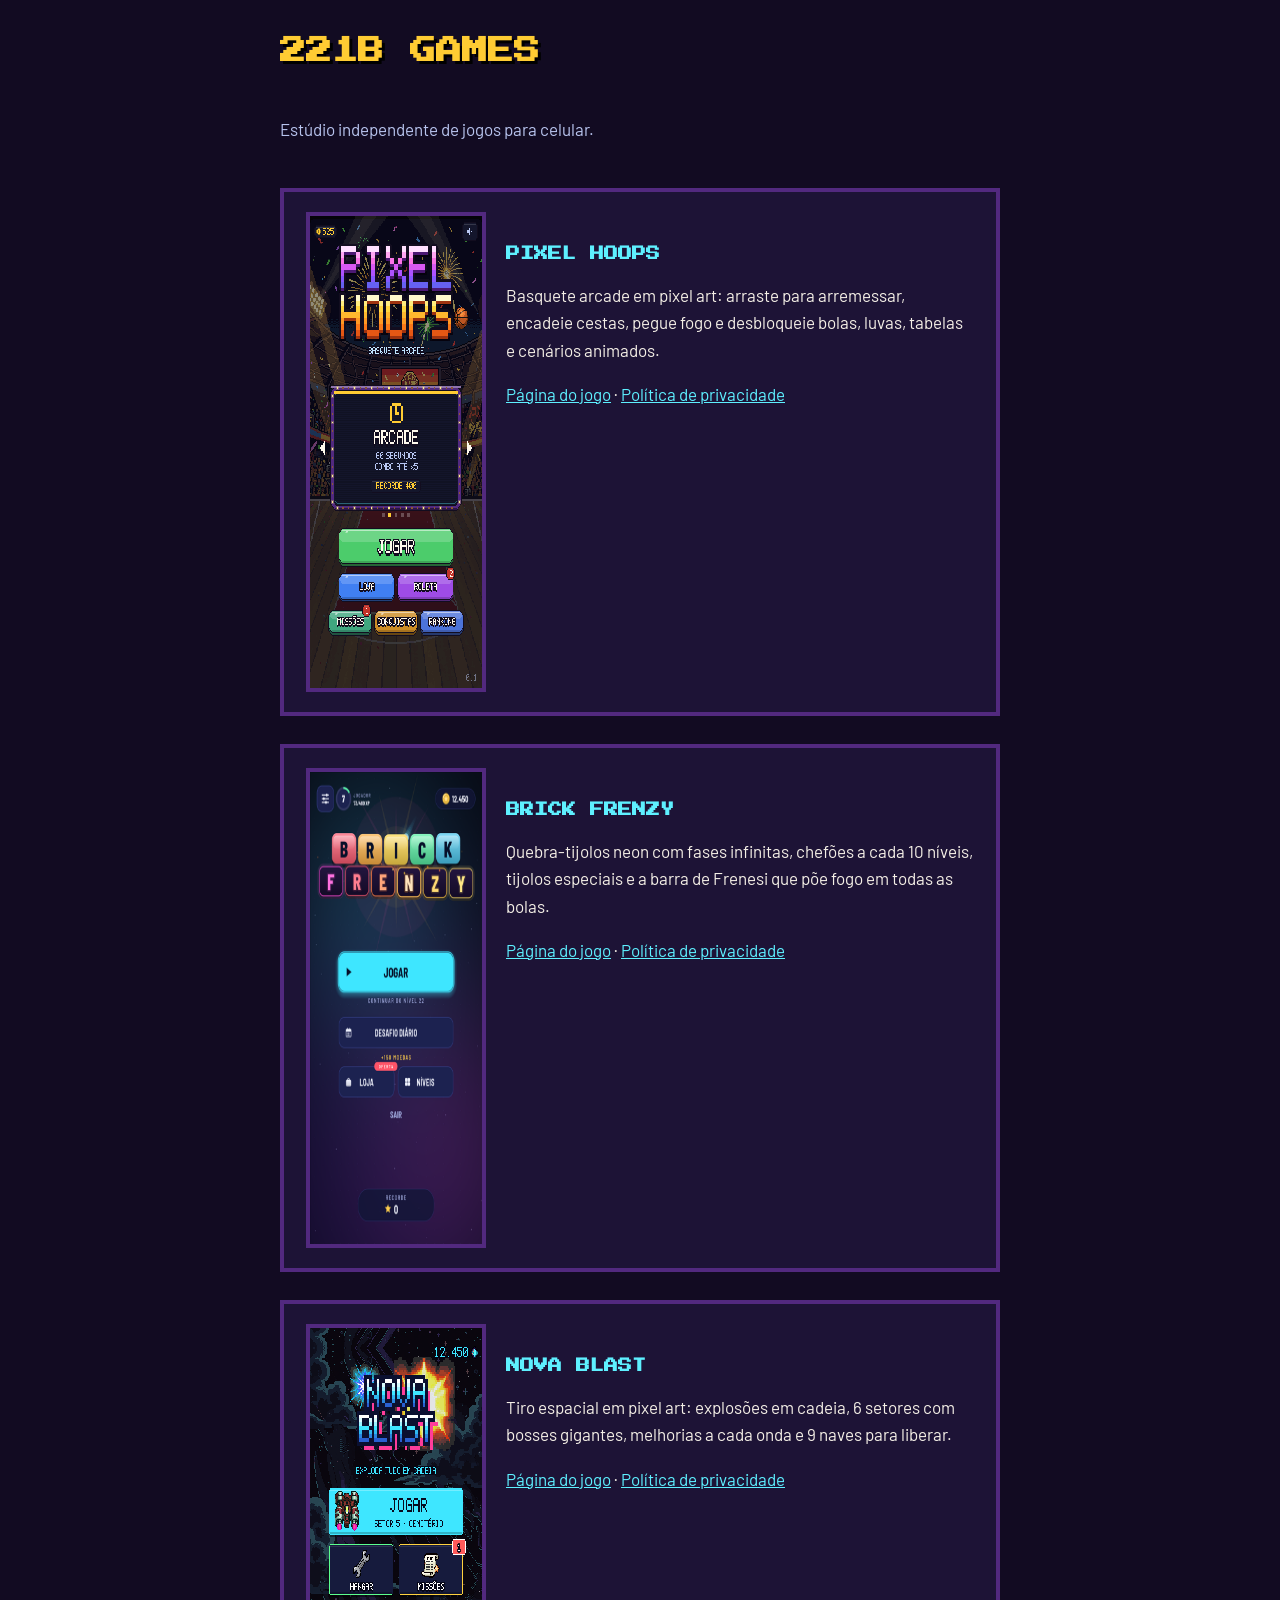
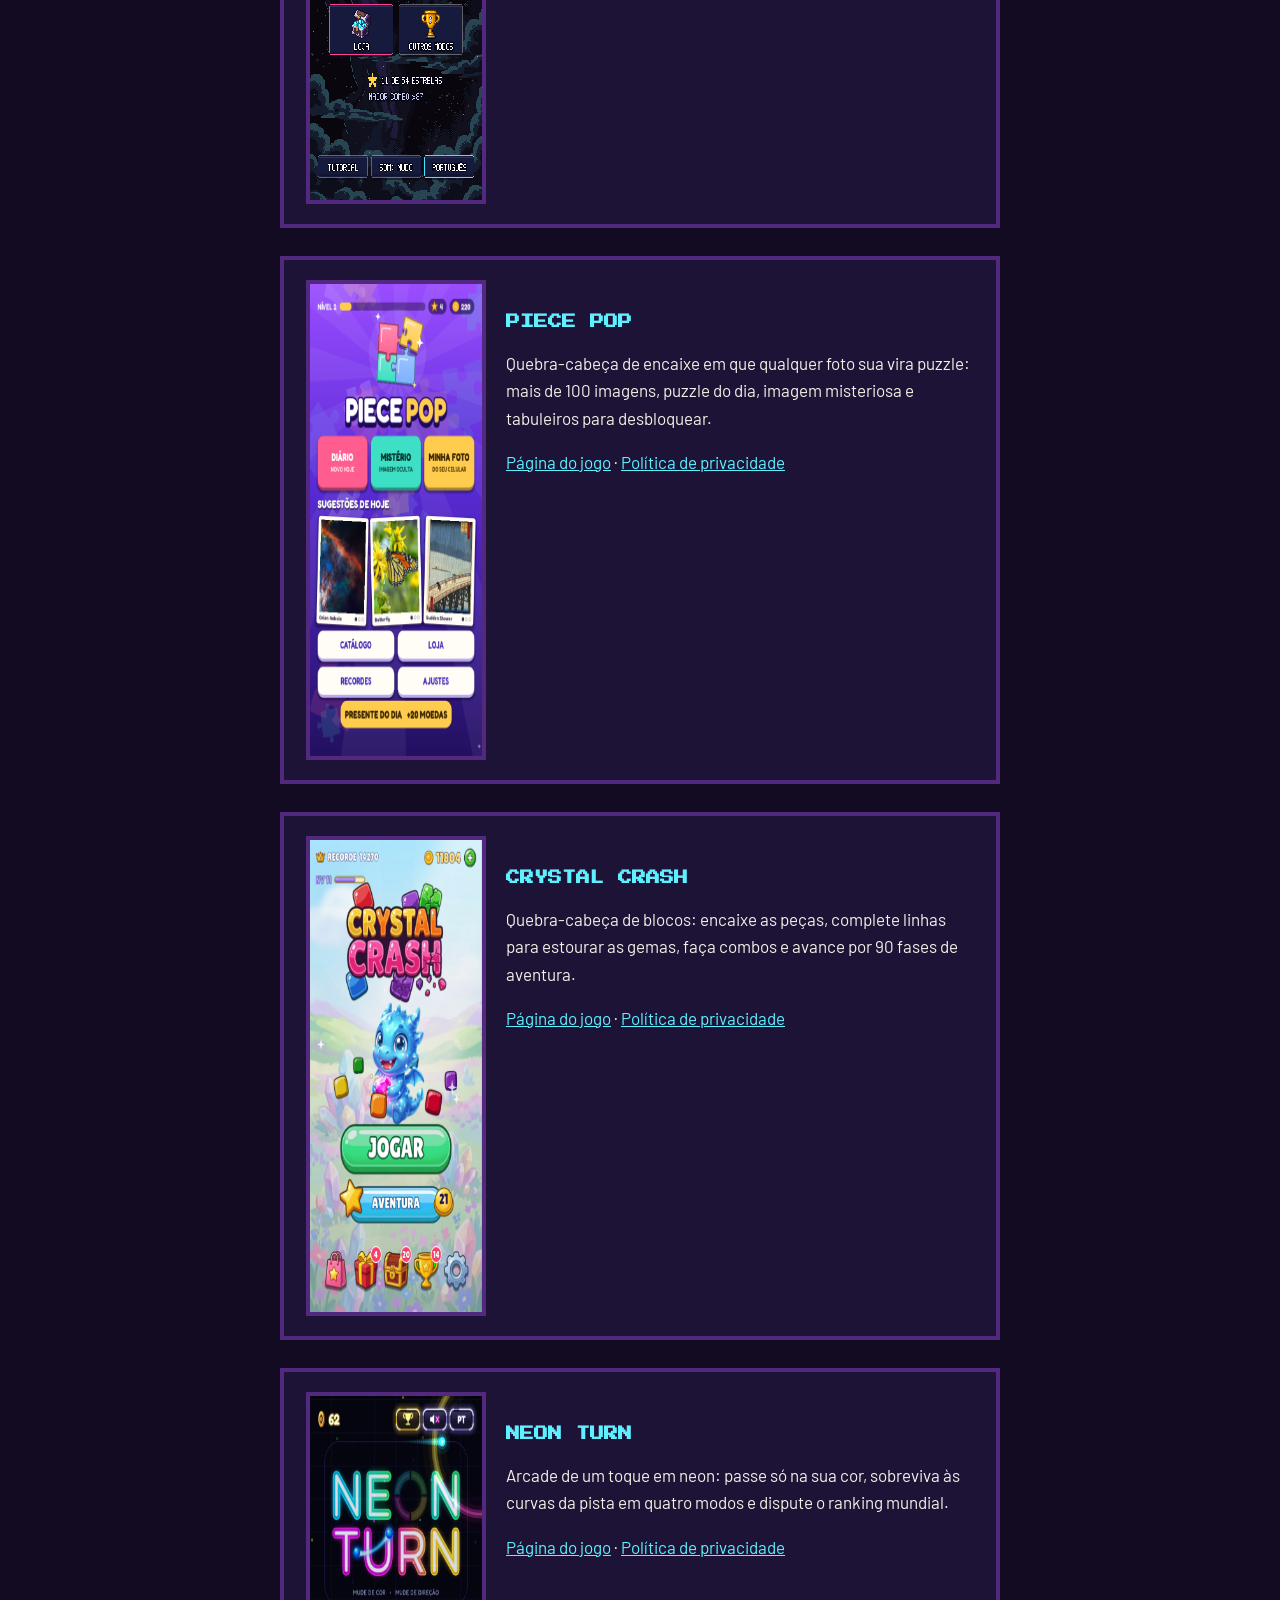
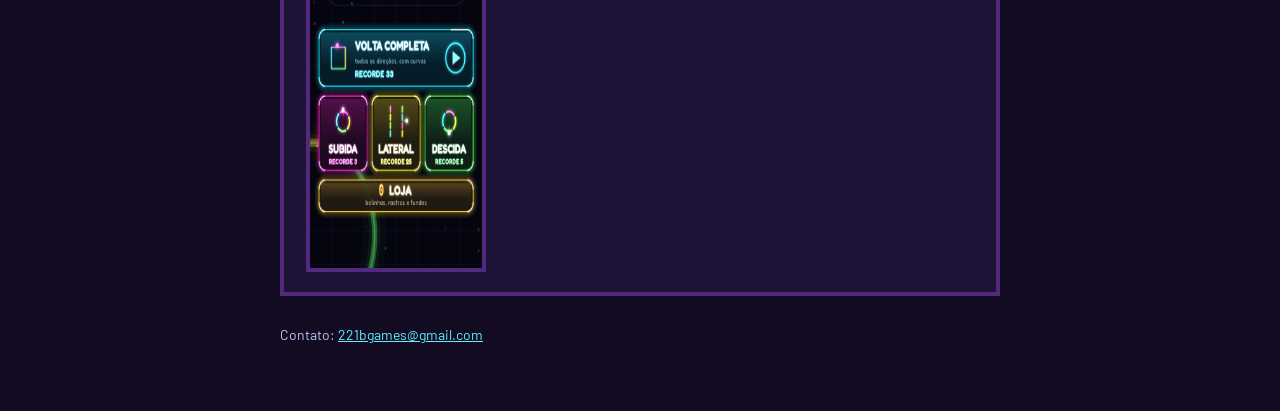
<file: index.html>
<!doctype html>
<html lang="pt-BR">
<head>
<meta charset="utf-8">
<meta name="viewport" content="width=device-width, initial-scale=1">
<title>221B Games</title>
<meta name="description" content="Estúdio independente de jogos para celular.">
<link rel="preconnect" href="https://fonts.googleapis.com">
<link rel="stylesheet" href="https://fonts.googleapis.com/css2?family=Press+Start+2P&family=Barlow:wght@400;600&display=swap">
<link rel="stylesheet" href="estilo.css">
</head>
<body>
<main>
  <h1>221B GAMES</h1>
  <p class="suave">Estúdio independente de jogos para celular.</p>
  <section class="painel jogo">
    <img src="pixel-hoops/tela.png" alt="Tela inicial do Pixel Hoops" width="270" height="480">
    <div>
      <h2>PIXEL HOOPS</h2>
      <p>Basquete arcade em pixel art: arraste para arremessar, encadeie cestas, pegue fogo e desbloqueie bolas, luvas, tabelas e cenários animados.</p>
      <p><a href="pixel-hoops/">Página do jogo</a> · <a href="pixel-hoops/privacidade/">Política de privacidade</a></p>
    </div>
  </section>
  <section class="painel jogo">
    <img class="liso" src="brick-frenzy/tela.png" alt="Tela inicial do Brick Frenzy" width="270" height="480">
    <div>
      <h2>BRICK FRENZY</h2>
      <p>Quebra-tijolos neon com fases infinitas, chefões a cada 10 níveis, tijolos especiais e a barra de Frenesi que põe fogo em todas as bolas.</p>
      <p><a href="brick-frenzy/">Página do jogo</a> · <a href="brick-frenzy/privacidade/">Política de privacidade</a></p>
    </div>
  </section>
  <section class="painel jogo">
    <img src="nova-blast/tela.png" alt="Tela inicial do Nova Blast" width="270" height="480">
    <div>
      <h2>NOVA BLAST</h2>
      <p>Tiro espacial em pixel art: explosões em cadeia, 6 setores com bosses gigantes, melhorias a cada onda e 9 naves para liberar.</p>
      <p><a href="nova-blast/">Página do jogo</a> · <a href="nova-blast/privacidade/">Política de privacidade</a></p>
    </div>
  </section>
  <section class="painel jogo">
    <img class="liso" src="piece-pop/tela.png" alt="Tela inicial do Piece Pop" width="270" height="480">
    <div>
      <h2>PIECE POP</h2>
      <p>Quebra-cabeça de encaixe em que qualquer foto sua vira puzzle: mais de 100 imagens, puzzle do dia, imagem misteriosa e tabuleiros para desbloquear.</p>
      <p><a href="piece-pop/">Página do jogo</a> · <a href="piece-pop/privacidade/">Política de privacidade</a></p>
    </div>
  </section>
  <section class="painel jogo">
    <img class="liso" src="crystal-crash/tela.png" alt="Tela inicial do Crystal Crash" width="270" height="480">
    <div>
      <h2>CRYSTAL CRASH</h2>
      <p>Quebra-cabeça de blocos: encaixe as peças, complete linhas para estourar as gemas, faça combos e avance por 90 fases de aventura.</p>
      <p><a href="crystal-crash/">Página do jogo</a> · <a href="crystal-crash/privacidade/">Política de privacidade</a></p>
    </div>
  </section>
  <section class="painel jogo">
    <img class="liso" src="neon-turn/tela.png" alt="Tela inicial do Neon Turn" width="270" height="480">
    <div>
      <h2>NEON TURN</h2>
      <p>Arcade de um toque em neon: passe só na sua cor, sobreviva às curvas da pista em quatro modos e dispute o ranking mundial.</p>
      <p><a href="neon-turn/">Página do jogo</a> · <a href="neon-turn/privacidade/">Política de privacidade</a></p>
    </div>
  </section>
  <footer>Contato: <a href="mailto:221bgames@gmail.com">221bgames@gmail.com</a></footer>
</main>
</body>
</html>
</file>
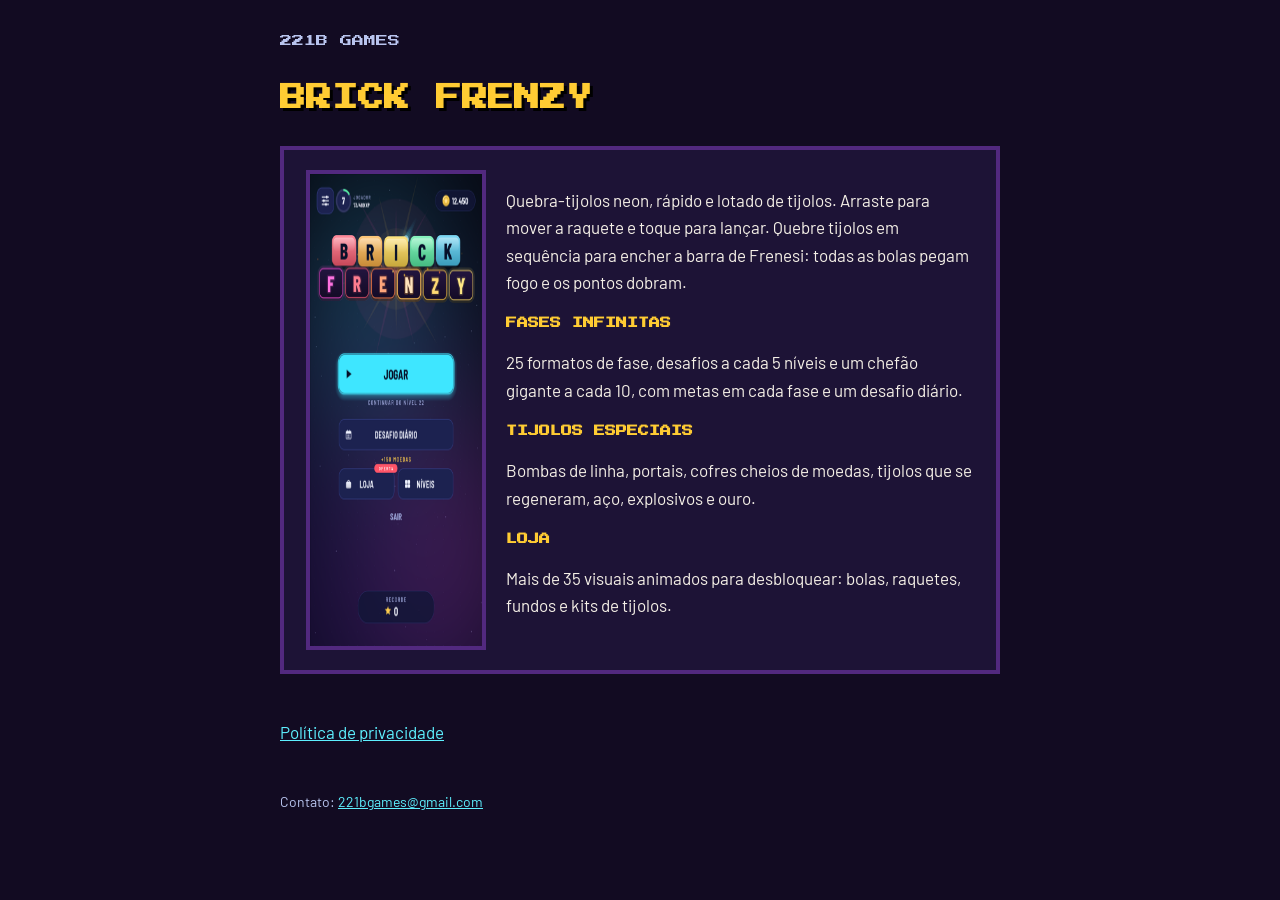
<file: brick-frenzy/index.html>
<!doctype html>
<html lang="pt-BR">
<head>
<meta charset="utf-8">
<meta name="viewport" content="width=device-width, initial-scale=1">
<title>Brick Frenzy</title>
<meta name="description" content="Quebra-tijolos neon para celular, com fases infinitas e chefões.">
<link rel="preconnect" href="https://fonts.googleapis.com">
<link rel="stylesheet" href="https://fonts.googleapis.com/css2?family=Press+Start+2P&family=Barlow:wght@400;600&display=swap">
<link rel="stylesheet" href="../estilo.css">
</head>
<body>
<main>
  <div class="topo"><a class="marca" href="../">221B GAMES</a></div>
  <h1>BRICK FRENZY</h1>
  <section class="painel jogo">
    <img class="liso" src="tela.png" alt="Tela inicial do Brick Frenzy" width="270" height="480">
    <div>
      <p>Quebra-tijolos neon, rápido e lotado de tijolos. Arraste para mover a raquete e toque para lançar. Quebre tijolos em sequência para encher a barra de Frenesi: todas as bolas pegam fogo e os pontos dobram.</p>
      <h3>FASES INFINITAS</h3>
      <p>25 formatos de fase, desafios a cada 5 níveis e um chefão gigante a cada 10, com metas em cada fase e um desafio diário.</p>
      <h3>TIJOLOS ESPECIAIS</h3>
      <p>Bombas de linha, portais, cofres cheios de moedas, tijolos que se regeneram, aço, explosivos e ouro.</p>
      <h3>LOJA</h3>
      <p>Mais de 35 visuais animados para desbloquear: bolas, raquetes, fundos e kits de tijolos.</p>
    </div>
  </section>
  <p><a href="privacidade/">Política de privacidade</a></p>
  <footer>Contato: <a href="mailto:221bgames@gmail.com">221bgames@gmail.com</a></footer>
</main>
</body>
</html>
</file>
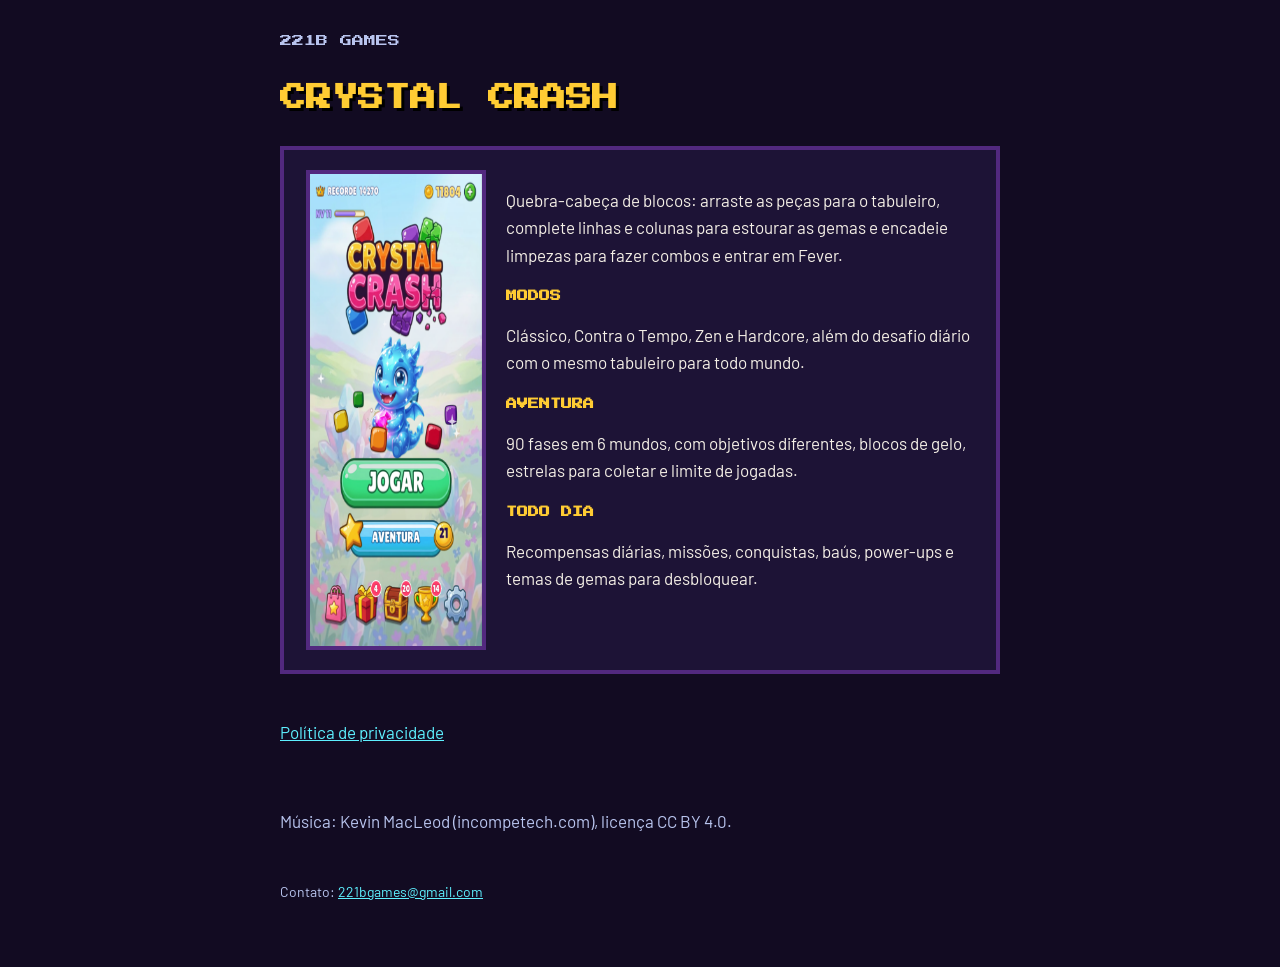
<file: crystal-crash/index.html>
<!doctype html>
<html lang="pt-BR">
<head>
<meta charset="utf-8">
<meta name="viewport" content="width=device-width, initial-scale=1">
<title>Crystal Crash</title>
<meta name="description" content="Quebra-cabeça de blocos para celular: encaixe as peças, complete linhas e faça combos.">
<link rel="preconnect" href="https://fonts.googleapis.com">
<link rel="stylesheet" href="https://fonts.googleapis.com/css2?family=Press+Start+2P&family=Barlow:wght@400;600&display=swap">
<link rel="stylesheet" href="../estilo.css">
</head>
<body>
<main>
  <div class="topo"><a class="marca" href="../">221B GAMES</a></div>
  <h1>CRYSTAL CRASH</h1>
  <section class="painel jogo">
    <img class="liso" src="tela.png" alt="Tela inicial do Crystal Crash" width="270" height="480">
    <div>
      <p>Quebra-cabeça de blocos: arraste as peças para o tabuleiro, complete linhas e colunas para estourar as gemas e encadeie limpezas para fazer combos e entrar em Fever.</p>
      <h3>MODOS</h3>
      <p>Clássico, Contra o Tempo, Zen e Hardcore, além do desafio diário com o mesmo tabuleiro para todo mundo.</p>
      <h3>AVENTURA</h3>
      <p>90 fases em 6 mundos, com objetivos diferentes, blocos de gelo, estrelas para coletar e limite de jogadas.</p>
      <h3>TODO DIA</h3>
      <p>Recompensas diárias, missões, conquistas, baús, power-ups e temas de gemas para desbloquear.</p>
    </div>
  </section>
  <p><a href="privacidade/">Política de privacidade</a></p>
  <p class="suave">Música: Kevin MacLeod (incompetech.com), licença CC BY 4.0.</p>
  <footer>Contato: <a href="mailto:221bgames@gmail.com">221bgames@gmail.com</a></footer>
</main>
</body>
</html>
</file>
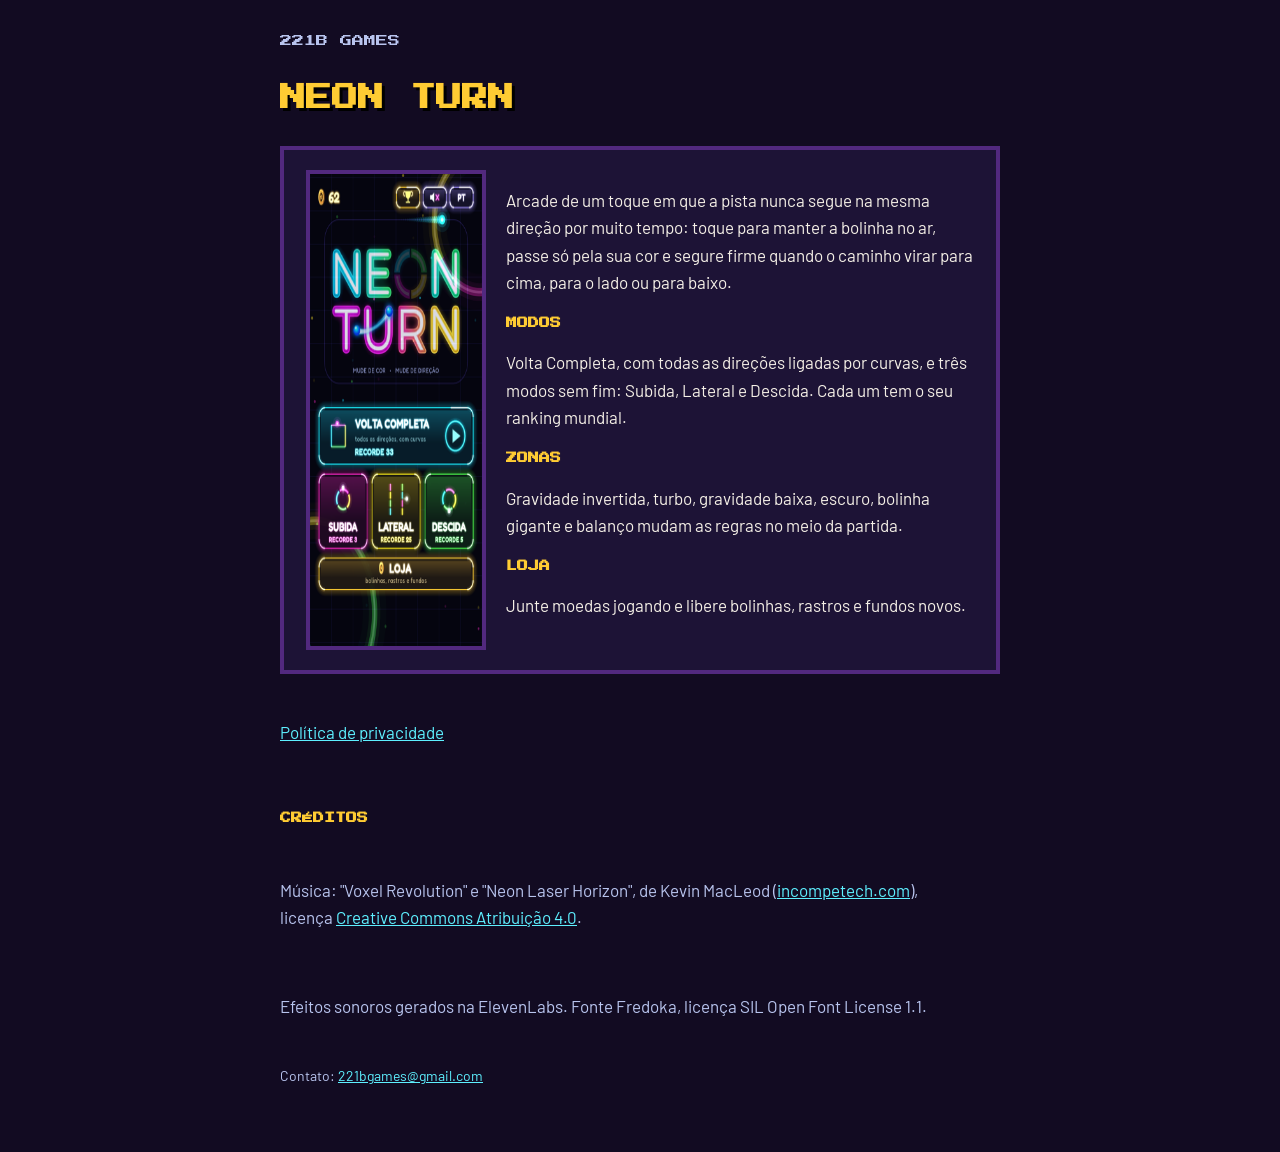
<file: neon-turn/index.html>
<!doctype html>
<html lang="pt-BR">
<head>
<meta charset="utf-8">
<meta name="viewport" content="width=device-width, initial-scale=1">
<title>Neon Turn</title>
<meta name="description" content="Arcade de um toque para celular: passe só na sua cor e sobreviva a cada curva da pista neon.">
<link rel="preconnect" href="https://fonts.googleapis.com">
<link rel="stylesheet" href="https://fonts.googleapis.com/css2?family=Press+Start+2P&family=Barlow:wght@400;600&display=swap">
<link rel="stylesheet" href="../estilo.css">
</head>
<body>
<main>
  <div class="topo"><a class="marca" href="../">221B GAMES</a></div>
  <h1>NEON TURN</h1>
  <section class="painel jogo">
    <img class="liso" src="tela.png" alt="Tela inicial do Neon Turn" width="270" height="480">
    <div>
      <p>Arcade de um toque em que a pista nunca segue na mesma direção por muito tempo: toque para manter a bolinha no ar, passe só pela sua cor e segure firme quando o caminho virar para cima, para o lado ou para baixo.</p>
      <h3>MODOS</h3>
      <p>Volta Completa, com todas as direções ligadas por curvas, e três modos sem fim: Subida, Lateral e Descida. Cada um tem o seu ranking mundial.</p>
      <h3>ZONAS</h3>
      <p>Gravidade invertida, turbo, gravidade baixa, escuro, bolinha gigante e balanço mudam as regras no meio da partida.</p>
      <h3>LOJA</h3>
      <p>Junte moedas jogando e libere bolinhas, rastros e fundos novos.</p>
    </div>
  </section>
  <p><a href="privacidade/">Política de privacidade</a></p>
  <h3>CRÉDITOS</h3>
  <p class="suave">Música: "Voxel Revolution" e "Neon Laser Horizon", de Kevin MacLeod (<a href="https://incompetech.com/">incompetech.com</a>), licença <a href="https://creativecommons.org/licenses/by/4.0/">Creative Commons Atribuição 4.0</a>.</p>
  <p class="suave">Efeitos sonoros gerados na ElevenLabs. Fonte Fredoka, licença SIL Open Font License 1.1.</p>
  <footer>Contato: <a href="mailto:221bgames@gmail.com">221bgames@gmail.com</a></footer>
</main>
</body>
</html>
</file>
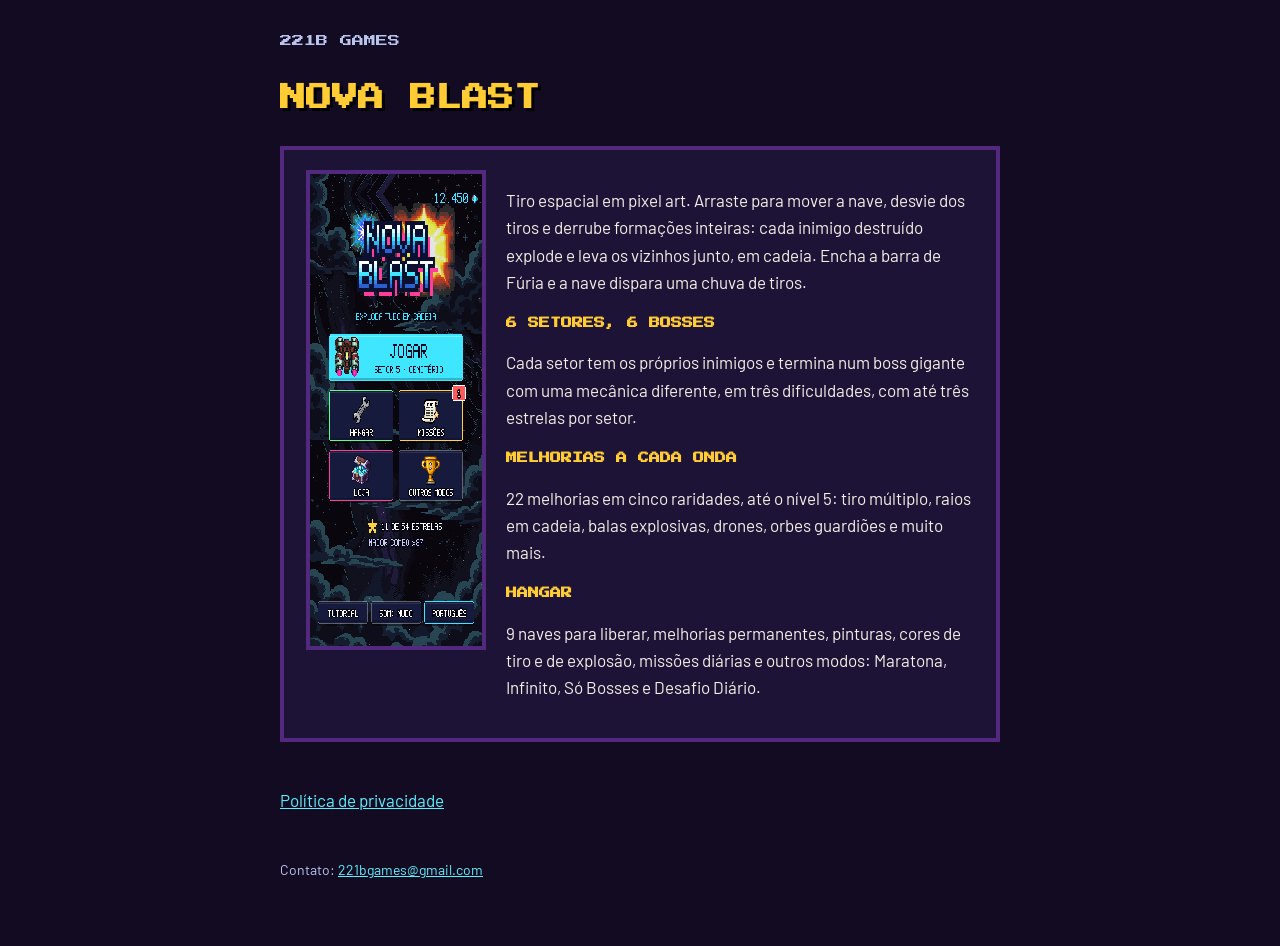
<file: nova-blast/index.html>
<!doctype html>
<html lang="pt-BR">
<head>
<meta charset="utf-8">
<meta name="viewport" content="width=device-width, initial-scale=1">
<title>Nova Blast</title>
<meta name="description" content="Tiro espacial em pixel art para celular, com explosões em cadeia, bosses gigantes e melhorias a cada onda.">
<link rel="preconnect" href="https://fonts.googleapis.com">
<link rel="stylesheet" href="https://fonts.googleapis.com/css2?family=Press+Start+2P&family=Barlow:wght@400;600&display=swap">
<link rel="stylesheet" href="../estilo.css">
</head>
<body>
<main>
  <div class="topo"><a class="marca" href="../">221B GAMES</a></div>
  <h1>NOVA BLAST</h1>
  <section class="painel jogo">
    <img src="tela.png" alt="Tela inicial do Nova Blast" width="270" height="480">
    <div>
      <p>Tiro espacial em pixel art. Arraste para mover a nave, desvie dos tiros e derrube formações inteiras: cada inimigo destruído explode e leva os vizinhos junto, em cadeia. Encha a barra de Fúria e a nave dispara uma chuva de tiros.</p>
      <h3>6 SETORES, 6 BOSSES</h3>
      <p>Cada setor tem os próprios inimigos e termina num boss gigante com uma mecânica diferente, em três dificuldades, com até três estrelas por setor.</p>
      <h3>MELHORIAS A CADA ONDA</h3>
      <p>22 melhorias em cinco raridades, até o nível 5: tiro múltiplo, raios em cadeia, balas explosivas, drones, orbes guardiões e muito mais.</p>
      <h3>HANGAR</h3>
      <p>9 naves para liberar, melhorias permanentes, pinturas, cores de tiro e de explosão, missões diárias e outros modos: Maratona, Infinito, Só Bosses e Desafio Diário.</p>
    </div>
  </section>
  <p><a href="privacidade/">Política de privacidade</a></p>
  <footer>Contato: <a href="mailto:221bgames@gmail.com">221bgames@gmail.com</a></footer>
</main>
</body>
</html>
</file>
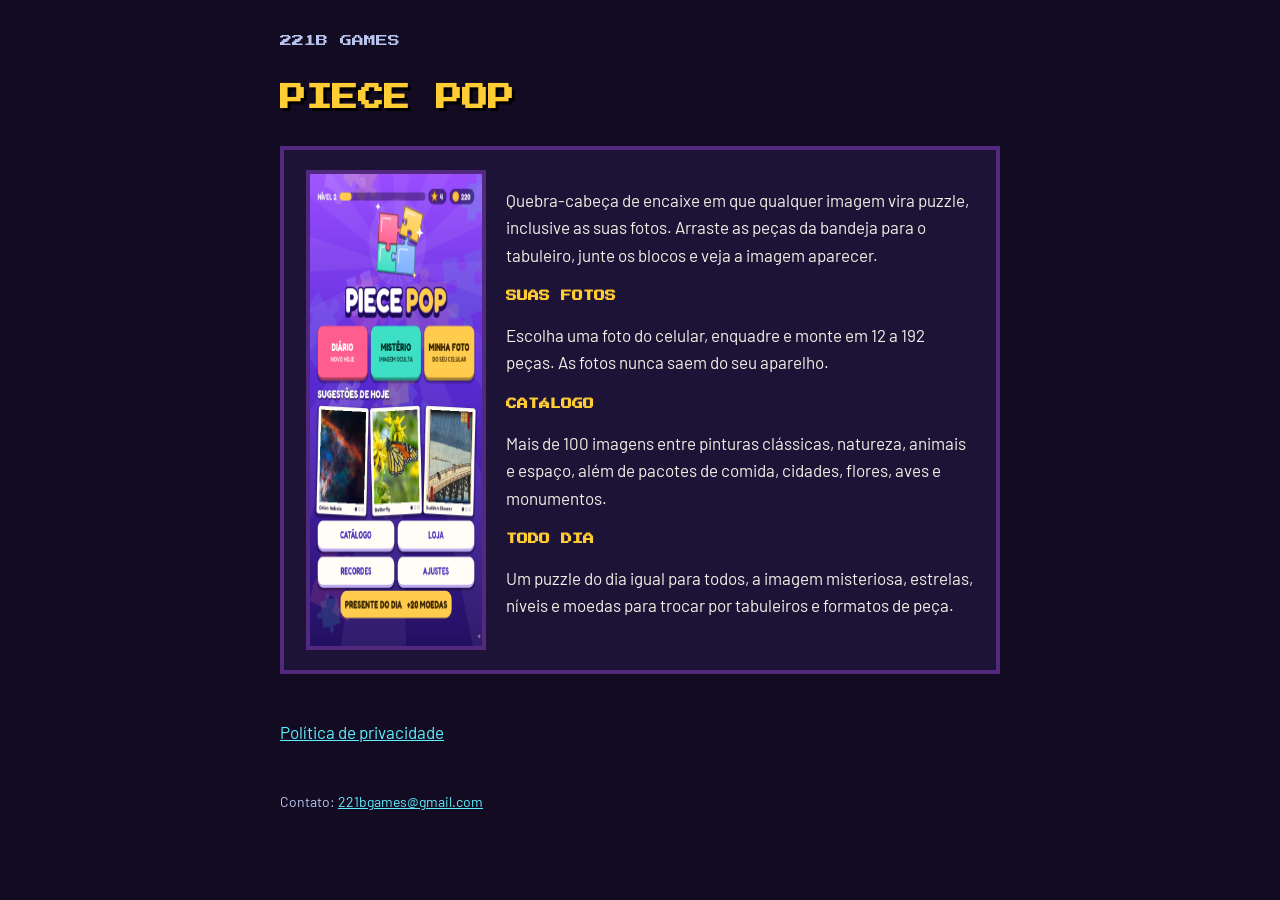
<file: piece-pop/index.html>
<!doctype html>
<html lang="pt-BR">
<head>
<meta charset="utf-8">
<meta name="viewport" content="width=device-width, initial-scale=1">
<title>Piece Pop</title>
<meta name="description" content="Quebra-cabeça para celular em que qualquer foto sua vira puzzle.">
<link rel="preconnect" href="https://fonts.googleapis.com">
<link rel="stylesheet" href="https://fonts.googleapis.com/css2?family=Press+Start+2P&family=Barlow:wght@400;600&display=swap">
<link rel="stylesheet" href="../estilo.css">
</head>
<body>
<main>
  <div class="topo"><a class="marca" href="../">221B GAMES</a></div>
  <h1>PIECE POP</h1>
  <section class="painel jogo">
    <img class="liso" src="tela.png" alt="Tela inicial do Piece Pop" width="270" height="480">
    <div>
      <p>Quebra-cabeça de encaixe em que qualquer imagem vira puzzle, inclusive as suas fotos. Arraste as peças da bandeja para o tabuleiro, junte os blocos e veja a imagem aparecer.</p>
      <h3>SUAS FOTOS</h3>
      <p>Escolha uma foto do celular, enquadre e monte em 12 a 192 peças. As fotos nunca saem do seu aparelho.</p>
      <h3>CATÁLOGO</h3>
      <p>Mais de 100 imagens entre pinturas clássicas, natureza, animais e espaço, além de pacotes de comida, cidades, flores, aves e monumentos.</p>
      <h3>TODO DIA</h3>
      <p>Um puzzle do dia igual para todos, a imagem misteriosa, estrelas, níveis e moedas para trocar por tabuleiros e formatos de peça.</p>
    </div>
  </section>
  <p><a href="privacidade/">Política de privacidade</a></p>
  <footer>Contato: <a href="mailto:221bgames@gmail.com">221bgames@gmail.com</a></footer>
</main>
</body>
</html>
</file>
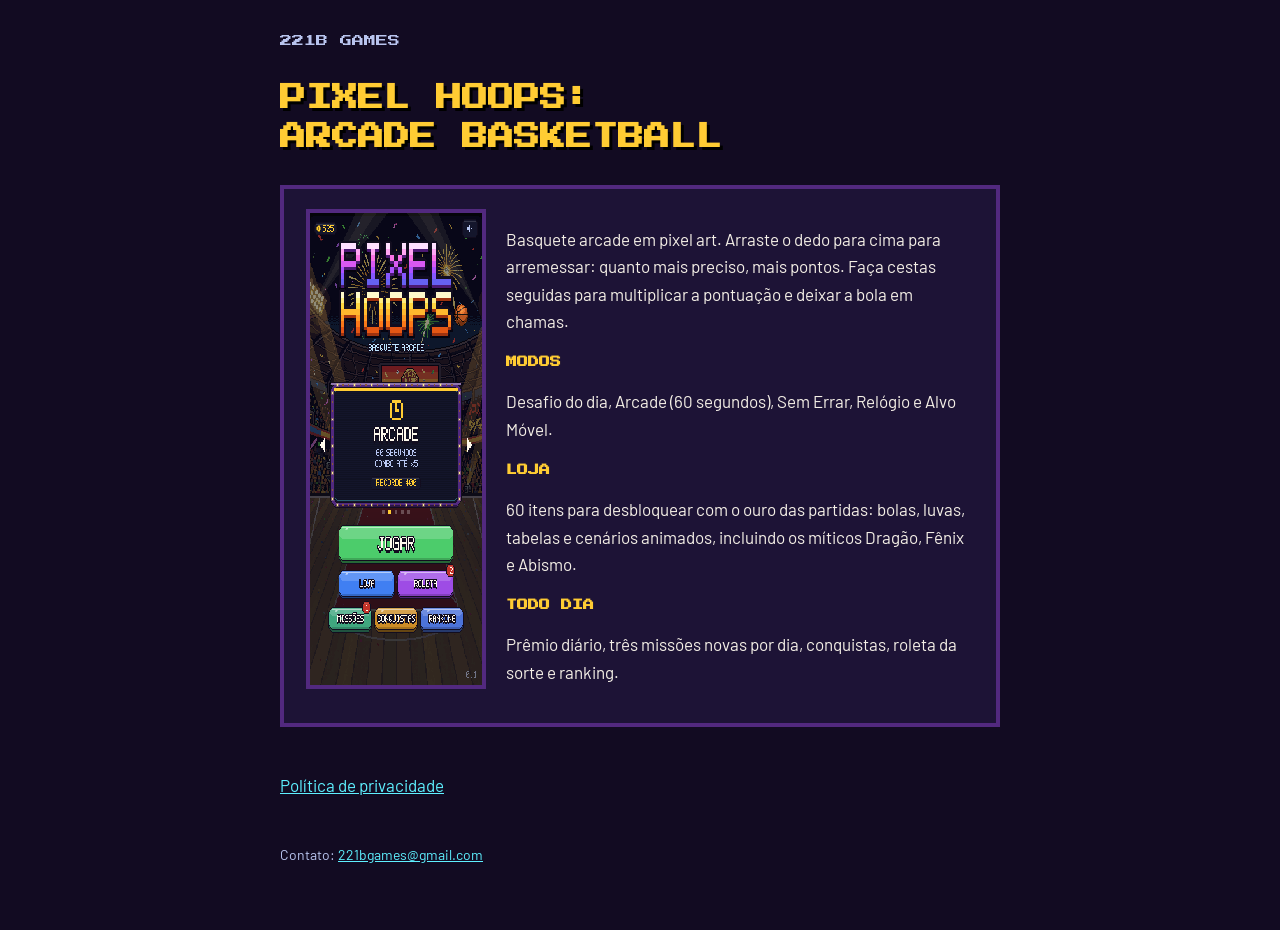
<file: pixel-hoops/index.html>
<!doctype html>
<html lang="pt-BR">
<head>
<meta charset="utf-8">
<meta name="viewport" content="width=device-width, initial-scale=1">
<title>Pixel Hoops: Arcade Basketball</title>
<meta name="description" content="Basquete arcade em pixel art para celular.">
<link rel="preconnect" href="https://fonts.googleapis.com">
<link rel="stylesheet" href="https://fonts.googleapis.com/css2?family=Press+Start+2P&family=Barlow:wght@400;600&display=swap">
<link rel="stylesheet" href="../estilo.css">
</head>
<body>
<main>
  <div class="topo"><a class="marca" href="../">221B GAMES</a></div>
  <h1>PIXEL HOOPS: ARCADE BASKETBALL</h1>
  <section class="painel jogo">
    <img src="tela.png" alt="Tela inicial do Pixel Hoops" width="270" height="480">
    <div>
      <p>Basquete arcade em pixel art. Arraste o dedo para cima para arremessar: quanto mais preciso, mais pontos. Faça cestas seguidas para multiplicar a pontuação e deixar a bola em chamas.</p>
      <h3>MODOS</h3>
      <p>Desafio do dia, Arcade (60 segundos), Sem Errar, Relógio e Alvo Móvel.</p>
      <h3>LOJA</h3>
      <p>60 itens para desbloquear com o ouro das partidas: bolas, luvas, tabelas e cenários animados, incluindo os míticos Dragão, Fênix e Abismo.</p>
      <h3>TODO DIA</h3>
      <p>Prêmio diário, três missões novas por dia, conquistas, roleta da sorte e ranking.</p>
    </div>
  </section>
  <p><a href="privacidade/">Política de privacidade</a></p>
  <footer>Contato: <a href="mailto:221bgames@gmail.com">221bgames@gmail.com</a></footer>
</main>
</body>
</html>
</file>
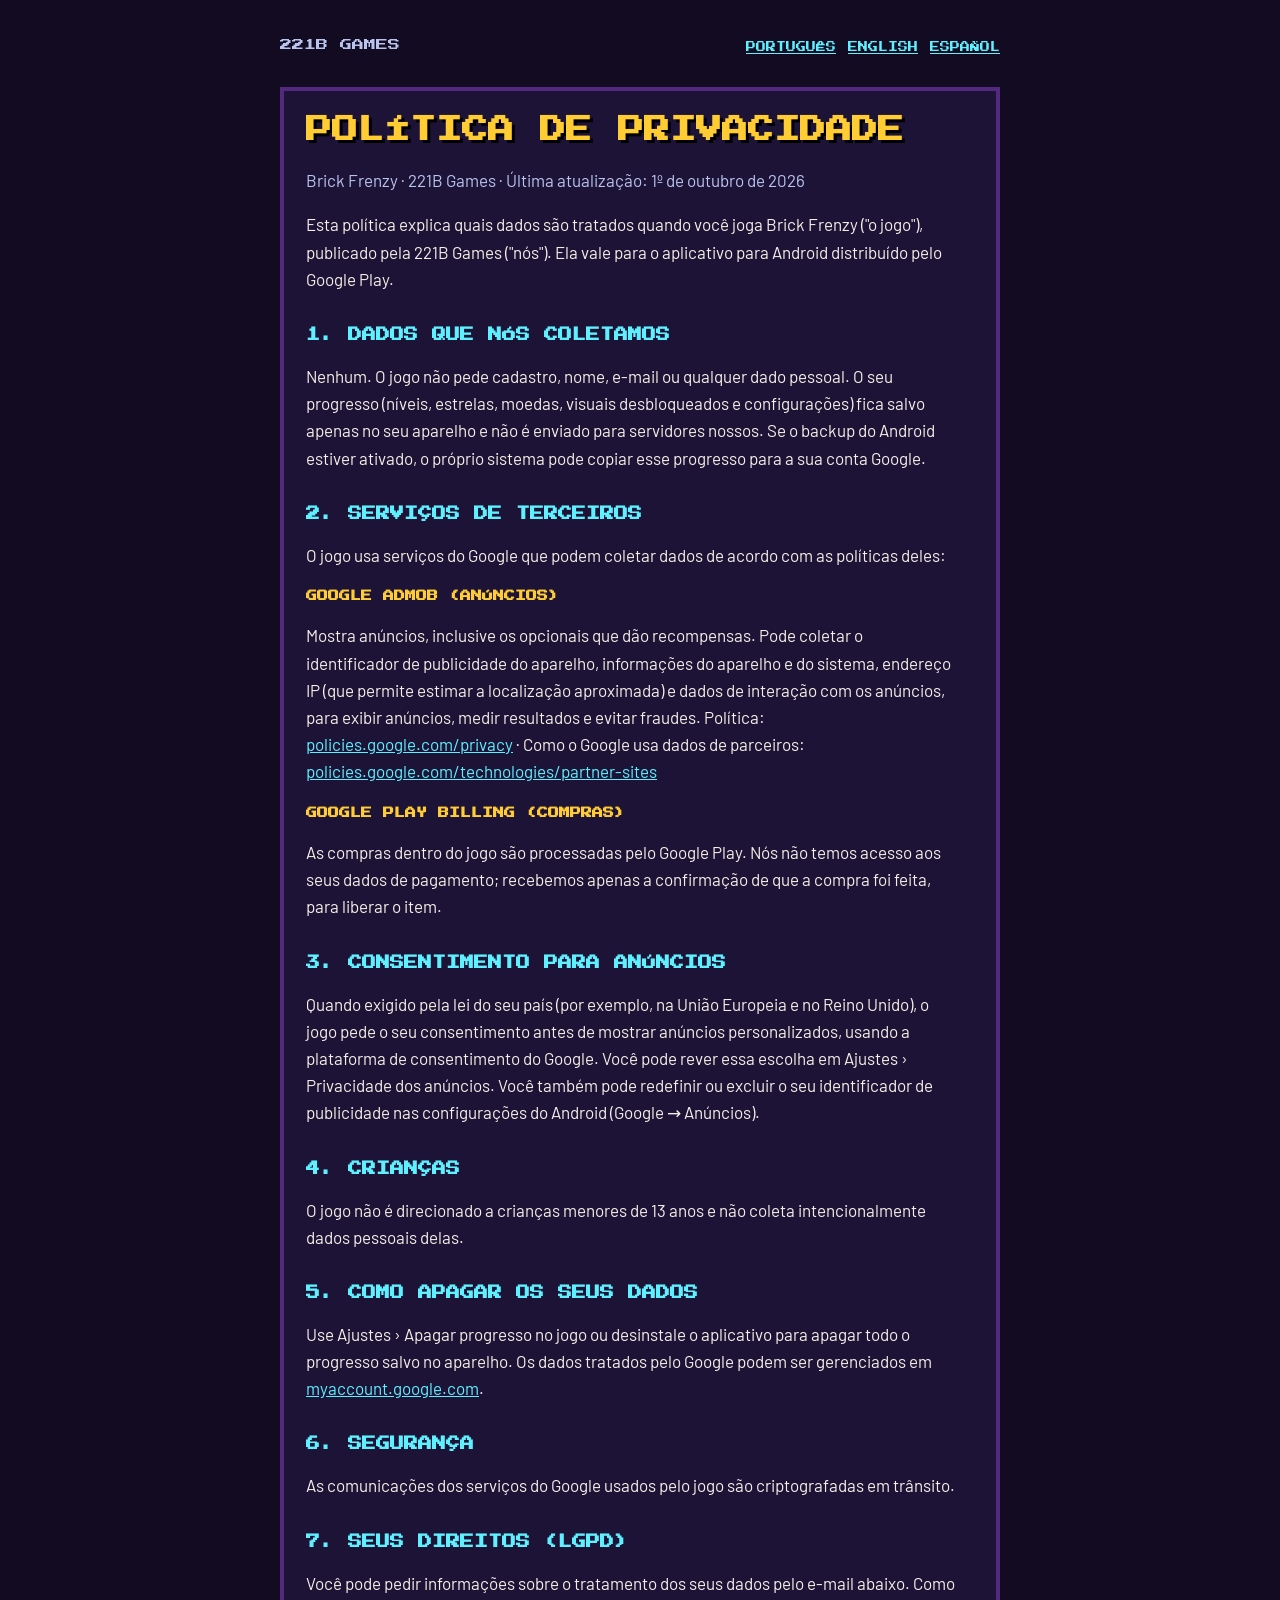
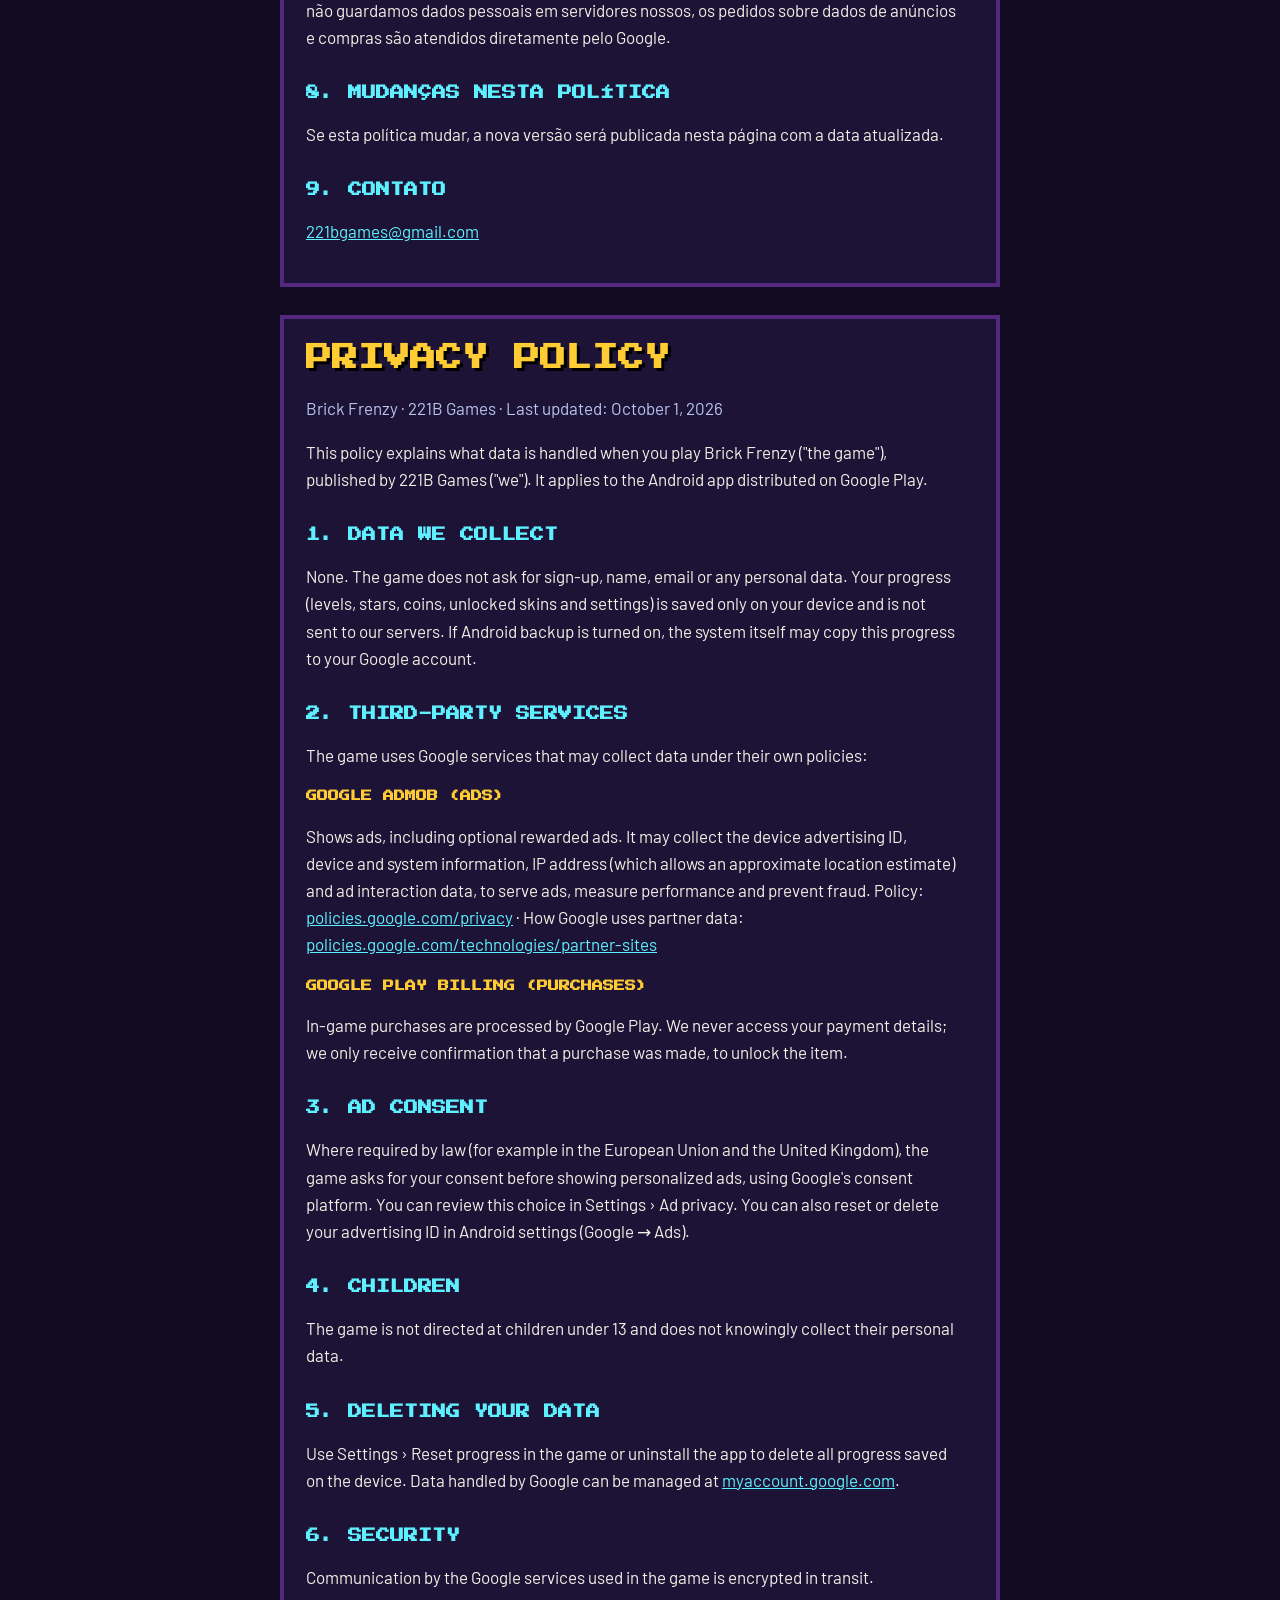
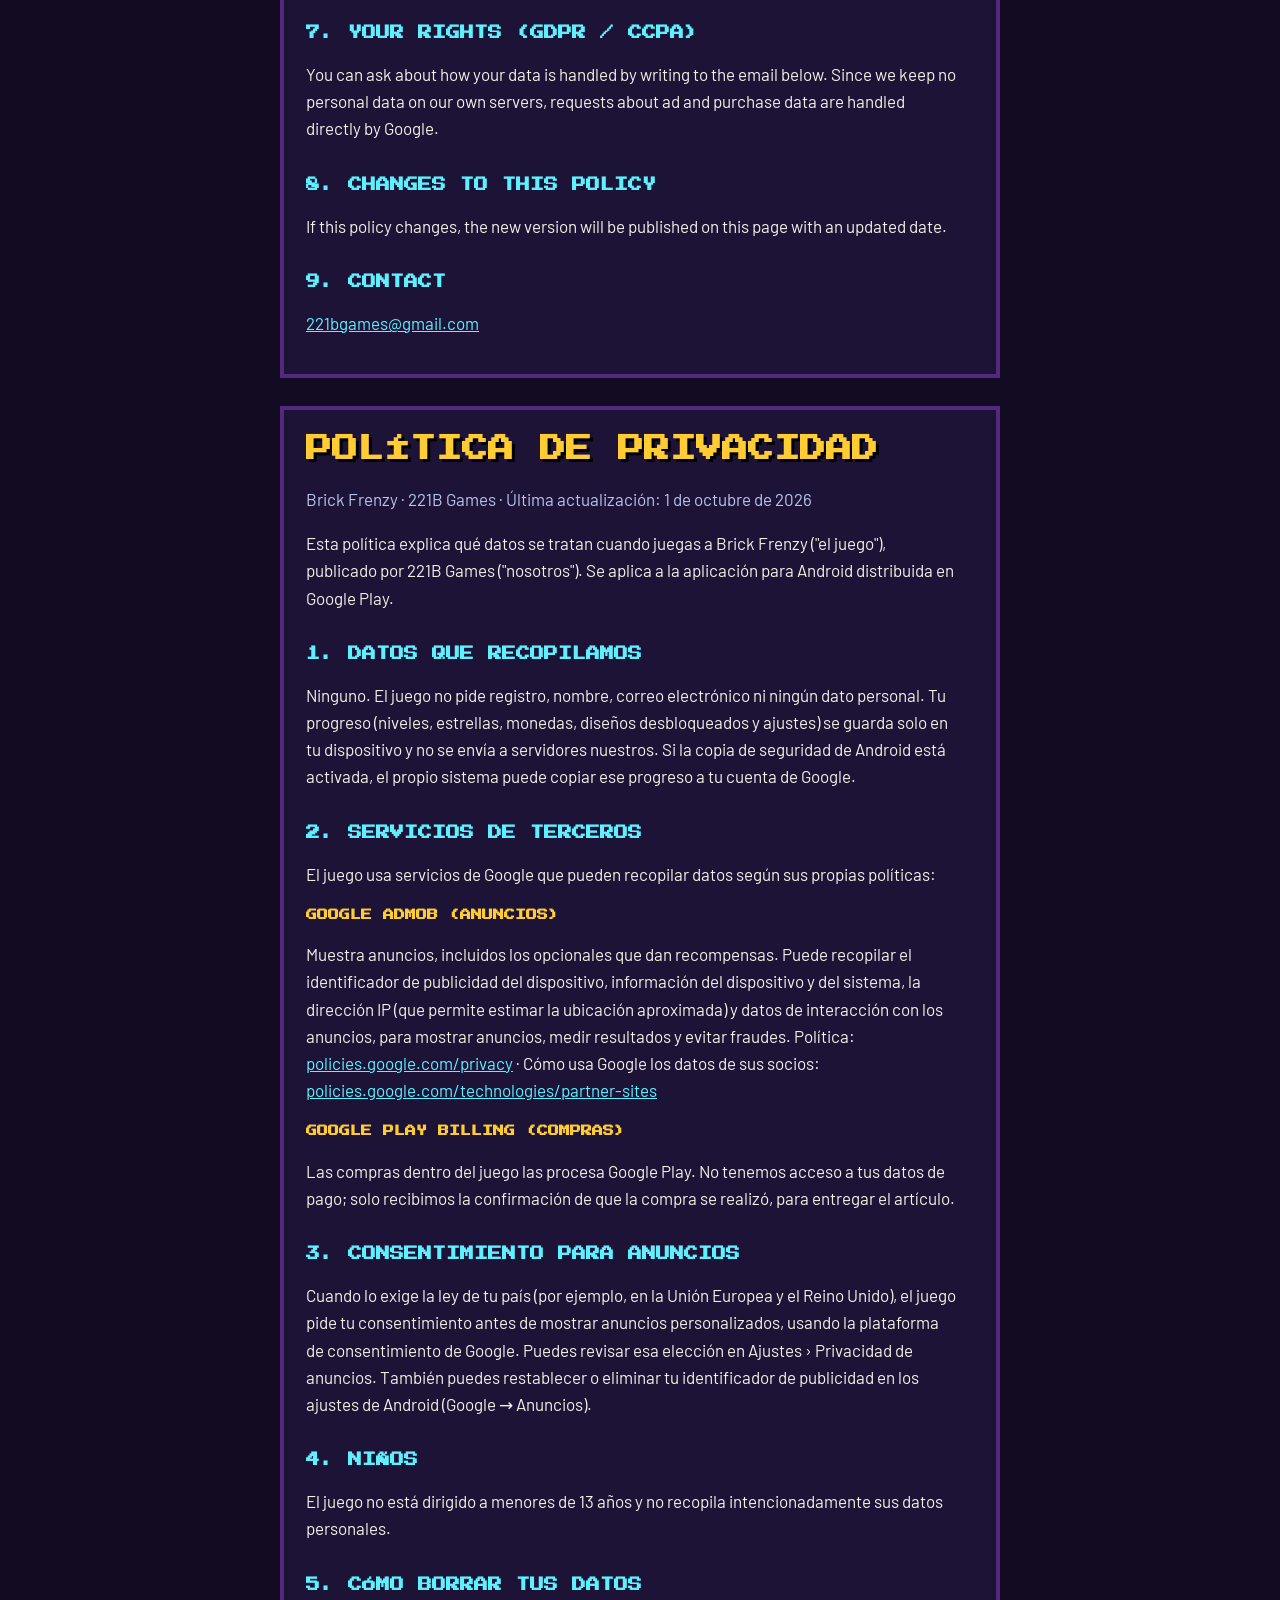
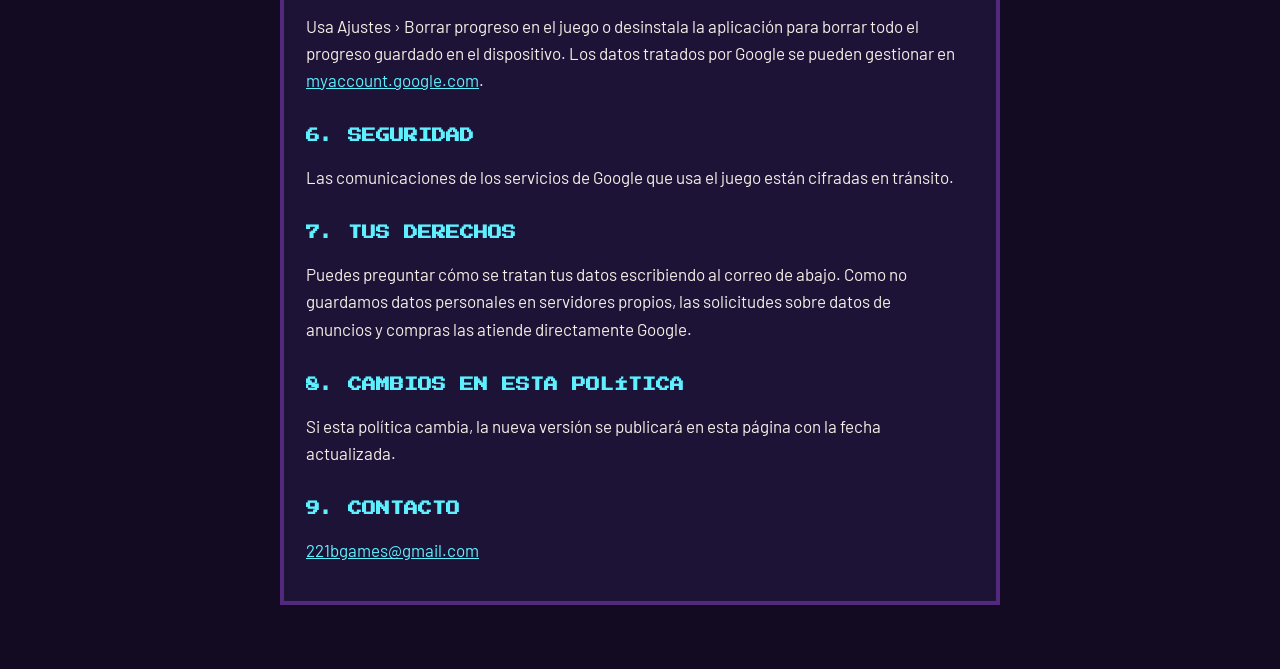
<file: brick-frenzy/privacidade/index.html>
<!doctype html>
<html lang="pt-BR">
<head>
<meta charset="utf-8">
<meta name="viewport" content="width=device-width, initial-scale=1">
<title>Brick Frenzy: Política de Privacidade</title>
<meta name="description" content="Política de privacidade do jogo Brick Frenzy, da 221B Games.">
<link rel="preconnect" href="https://fonts.googleapis.com">
<link rel="stylesheet" href="https://fonts.googleapis.com/css2?family=Press+Start+2P&family=Barlow:wght@400;600&display=swap">
<link rel="stylesheet" href="../../estilo.css">
</head>
<body>
<main>
  <div class="topo">
    <a class="marca" href="../../">221B GAMES</a>
    <span class="idiomas"><a href="#pt">PORTUGUÊS</a><a href="#en">ENGLISH</a><a href="#es">ESPAÑOL</a></span>
  </div>

  <article class="painel" id="pt" lang="pt-BR">
    <h1>POLÍTICA DE PRIVACIDADE</h1>
    <p class="suave">Brick Frenzy · 221B Games · Última atualização: 1º de outubro de 2026</p>

    <p>Esta política explica quais dados são tratados quando você joga Brick Frenzy ("o jogo"), publicado pela 221B Games ("nós"). Ela vale para o aplicativo para Android distribuído pelo Google Play.</p>

    <h2>1. DADOS QUE NÓS COLETAMOS</h2>
    <p>Nenhum. O jogo não pede cadastro, nome, e-mail ou qualquer dado pessoal. O seu progresso (níveis, estrelas, moedas, visuais desbloqueados e configurações) fica salvo apenas no seu aparelho e não é enviado para servidores nossos. Se o backup do Android estiver ativado, o próprio sistema pode copiar esse progresso para a sua conta Google.</p>

    <h2>2. SERVIÇOS DE TERCEIROS</h2>
    <p>O jogo usa serviços do Google que podem coletar dados de acordo com as políticas deles:</p>
    <h3>GOOGLE ADMOB (ANÚNCIOS)</h3>
    <p>Mostra anúncios, inclusive os opcionais que dão recompensas. Pode coletar o identificador de publicidade do aparelho, informações do aparelho e do sistema, endereço IP (que permite estimar a localização aproximada) e dados de interação com os anúncios, para exibir anúncios, medir resultados e evitar fraudes. Política: <a href="https://policies.google.com/privacy">policies.google.com/privacy</a> · Como o Google usa dados de parceiros: <a href="https://policies.google.com/technologies/partner-sites">policies.google.com/technologies/partner-sites</a></p>
    <h3>GOOGLE PLAY BILLING (COMPRAS)</h3>
    <p>As compras dentro do jogo são processadas pelo Google Play. Nós não temos acesso aos seus dados de pagamento; recebemos apenas a confirmação de que a compra foi feita, para liberar o item.</p>

    <h2>3. CONSENTIMENTO PARA ANÚNCIOS</h2>
    <p>Quando exigido pela lei do seu país (por exemplo, na União Europeia e no Reino Unido), o jogo pede o seu consentimento antes de mostrar anúncios personalizados, usando a plataforma de consentimento do Google. Você pode rever essa escolha em Ajustes › Privacidade dos anúncios. Você também pode redefinir ou excluir o seu identificador de publicidade nas configurações do Android (Google → Anúncios).</p>

    <h2>4. CRIANÇAS</h2>
    <p>O jogo não é direcionado a crianças menores de 13 anos e não coleta intencionalmente dados pessoais delas.</p>

    <h2>5. COMO APAGAR OS SEUS DADOS</h2>
    <p>Use Ajustes › Apagar progresso no jogo ou desinstale o aplicativo para apagar todo o progresso salvo no aparelho. Os dados tratados pelo Google podem ser gerenciados em <a href="https://myaccount.google.com/">myaccount.google.com</a>.</p>

    <h2>6. SEGURANÇA</h2>
    <p>As comunicações dos serviços do Google usados pelo jogo são criptografadas em trânsito.</p>

    <h2>7. SEUS DIREITOS (LGPD)</h2>
    <p>Você pode pedir informações sobre o tratamento dos seus dados pelo e-mail abaixo. Como não guardamos dados pessoais em servidores nossos, os pedidos sobre dados de anúncios e compras são atendidos diretamente pelo Google.</p>

    <h2>8. MUDANÇAS NESTA POLÍTICA</h2>
    <p>Se esta política mudar, a nova versão será publicada nesta página com a data atualizada.</p>

    <h2>9. CONTATO</h2>
    <p><a href="mailto:221bgames@gmail.com">221bgames@gmail.com</a></p>
  </article>

  <article class="painel" id="en" lang="en">
    <h1>PRIVACY POLICY</h1>
    <p class="suave">Brick Frenzy · 221B Games · Last updated: October 1, 2026</p>

    <p>This policy explains what data is handled when you play Brick Frenzy ("the game"), published by 221B Games ("we"). It applies to the Android app distributed on Google Play.</p>

    <h2>1. DATA WE COLLECT</h2>
    <p>None. The game does not ask for sign-up, name, email or any personal data. Your progress (levels, stars, coins, unlocked skins and settings) is saved only on your device and is not sent to our servers. If Android backup is turned on, the system itself may copy this progress to your Google account.</p>

    <h2>2. THIRD-PARTY SERVICES</h2>
    <p>The game uses Google services that may collect data under their own policies:</p>
    <h3>GOOGLE ADMOB (ADS)</h3>
    <p>Shows ads, including optional rewarded ads. It may collect the device advertising ID, device and system information, IP address (which allows an approximate location estimate) and ad interaction data, to serve ads, measure performance and prevent fraud. Policy: <a href="https://policies.google.com/privacy">policies.google.com/privacy</a> · How Google uses partner data: <a href="https://policies.google.com/technologies/partner-sites">policies.google.com/technologies/partner-sites</a></p>
    <h3>GOOGLE PLAY BILLING (PURCHASES)</h3>
    <p>In-game purchases are processed by Google Play. We never access your payment details; we only receive confirmation that a purchase was made, to unlock the item.</p>

    <h2>3. AD CONSENT</h2>
    <p>Where required by law (for example in the European Union and the United Kingdom), the game asks for your consent before showing personalized ads, using Google's consent platform. You can review this choice in Settings › Ad privacy. You can also reset or delete your advertising ID in Android settings (Google → Ads).</p>

    <h2>4. CHILDREN</h2>
    <p>The game is not directed at children under 13 and does not knowingly collect their personal data.</p>

    <h2>5. DELETING YOUR DATA</h2>
    <p>Use Settings › Reset progress in the game or uninstall the app to delete all progress saved on the device. Data handled by Google can be managed at <a href="https://myaccount.google.com/">myaccount.google.com</a>.</p>

    <h2>6. SECURITY</h2>
    <p>Communication by the Google services used in the game is encrypted in transit.</p>

    <h2>7. YOUR RIGHTS (GDPR / CCPA)</h2>
    <p>You can ask about how your data is handled by writing to the email below. Since we keep no personal data on our own servers, requests about ad and purchase data are handled directly by Google.</p>

    <h2>8. CHANGES TO THIS POLICY</h2>
    <p>If this policy changes, the new version will be published on this page with an updated date.</p>

    <h2>9. CONTACT</h2>
    <p><a href="mailto:221bgames@gmail.com">221bgames@gmail.com</a></p>
  </article>

  <article class="painel" id="es" lang="es">
    <h1>POLÍTICA DE PRIVACIDAD</h1>
    <p class="suave">Brick Frenzy · 221B Games · Última actualización: 1 de octubre de 2026</p>

    <p>Esta política explica qué datos se tratan cuando juegas a Brick Frenzy ("el juego"), publicado por 221B Games ("nosotros"). Se aplica a la aplicación para Android distribuida en Google Play.</p>

    <h2>1. DATOS QUE RECOPILAMOS</h2>
    <p>Ninguno. El juego no pide registro, nombre, correo electrónico ni ningún dato personal. Tu progreso (niveles, estrellas, monedas, diseños desbloqueados y ajustes) se guarda solo en tu dispositivo y no se envía a servidores nuestros. Si la copia de seguridad de Android está activada, el propio sistema puede copiar ese progreso a tu cuenta de Google.</p>

    <h2>2. SERVICIOS DE TERCEROS</h2>
    <p>El juego usa servicios de Google que pueden recopilar datos según sus propias políticas:</p>
    <h3>GOOGLE ADMOB (ANUNCIOS)</h3>
    <p>Muestra anuncios, incluidos los opcionales que dan recompensas. Puede recopilar el identificador de publicidad del dispositivo, información del dispositivo y del sistema, la dirección IP (que permite estimar la ubicación aproximada) y datos de interacción con los anuncios, para mostrar anuncios, medir resultados y evitar fraudes. Política: <a href="https://policies.google.com/privacy">policies.google.com/privacy</a> · Cómo usa Google los datos de sus socios: <a href="https://policies.google.com/technologies/partner-sites">policies.google.com/technologies/partner-sites</a></p>
    <h3>GOOGLE PLAY BILLING (COMPRAS)</h3>
    <p>Las compras dentro del juego las procesa Google Play. No tenemos acceso a tus datos de pago; solo recibimos la confirmación de que la compra se realizó, para entregar el artículo.</p>

    <h2>3. CONSENTIMIENTO PARA ANUNCIOS</h2>
    <p>Cuando lo exige la ley de tu país (por ejemplo, en la Unión Europea y el Reino Unido), el juego pide tu consentimiento antes de mostrar anuncios personalizados, usando la plataforma de consentimiento de Google. Puedes revisar esa elección en Ajustes › Privacidad de anuncios. También puedes restablecer o eliminar tu identificador de publicidad en los ajustes de Android (Google → Anuncios).</p>

    <h2>4. NIÑOS</h2>
    <p>El juego no está dirigido a menores de 13 años y no recopila intencionadamente sus datos personales.</p>

    <h2>5. CÓMO BORRAR TUS DATOS</h2>
    <p>Usa Ajustes › Borrar progreso en el juego o desinstala la aplicación para borrar todo el progreso guardado en el dispositivo. Los datos tratados por Google se pueden gestionar en <a href="https://myaccount.google.com/">myaccount.google.com</a>.</p>

    <h2>6. SEGURIDAD</h2>
    <p>Las comunicaciones de los servicios de Google que usa el juego están cifradas en tránsito.</p>

    <h2>7. TUS DERECHOS</h2>
    <p>Puedes preguntar cómo se tratan tus datos escribiendo al correo de abajo. Como no guardamos datos personales en servidores propios, las solicitudes sobre datos de anuncios y compras las atiende directamente Google.</p>

    <h2>8. CAMBIOS EN ESTA POLÍTICA</h2>
    <p>Si esta política cambia, la nueva versión se publicará en esta página con la fecha actualizada.</p>

    <h2>9. CONTACTO</h2>
    <p><a href="mailto:221bgames@gmail.com">221bgames@gmail.com</a></p>
  </article>
</main>
</body>
</html>
</file>
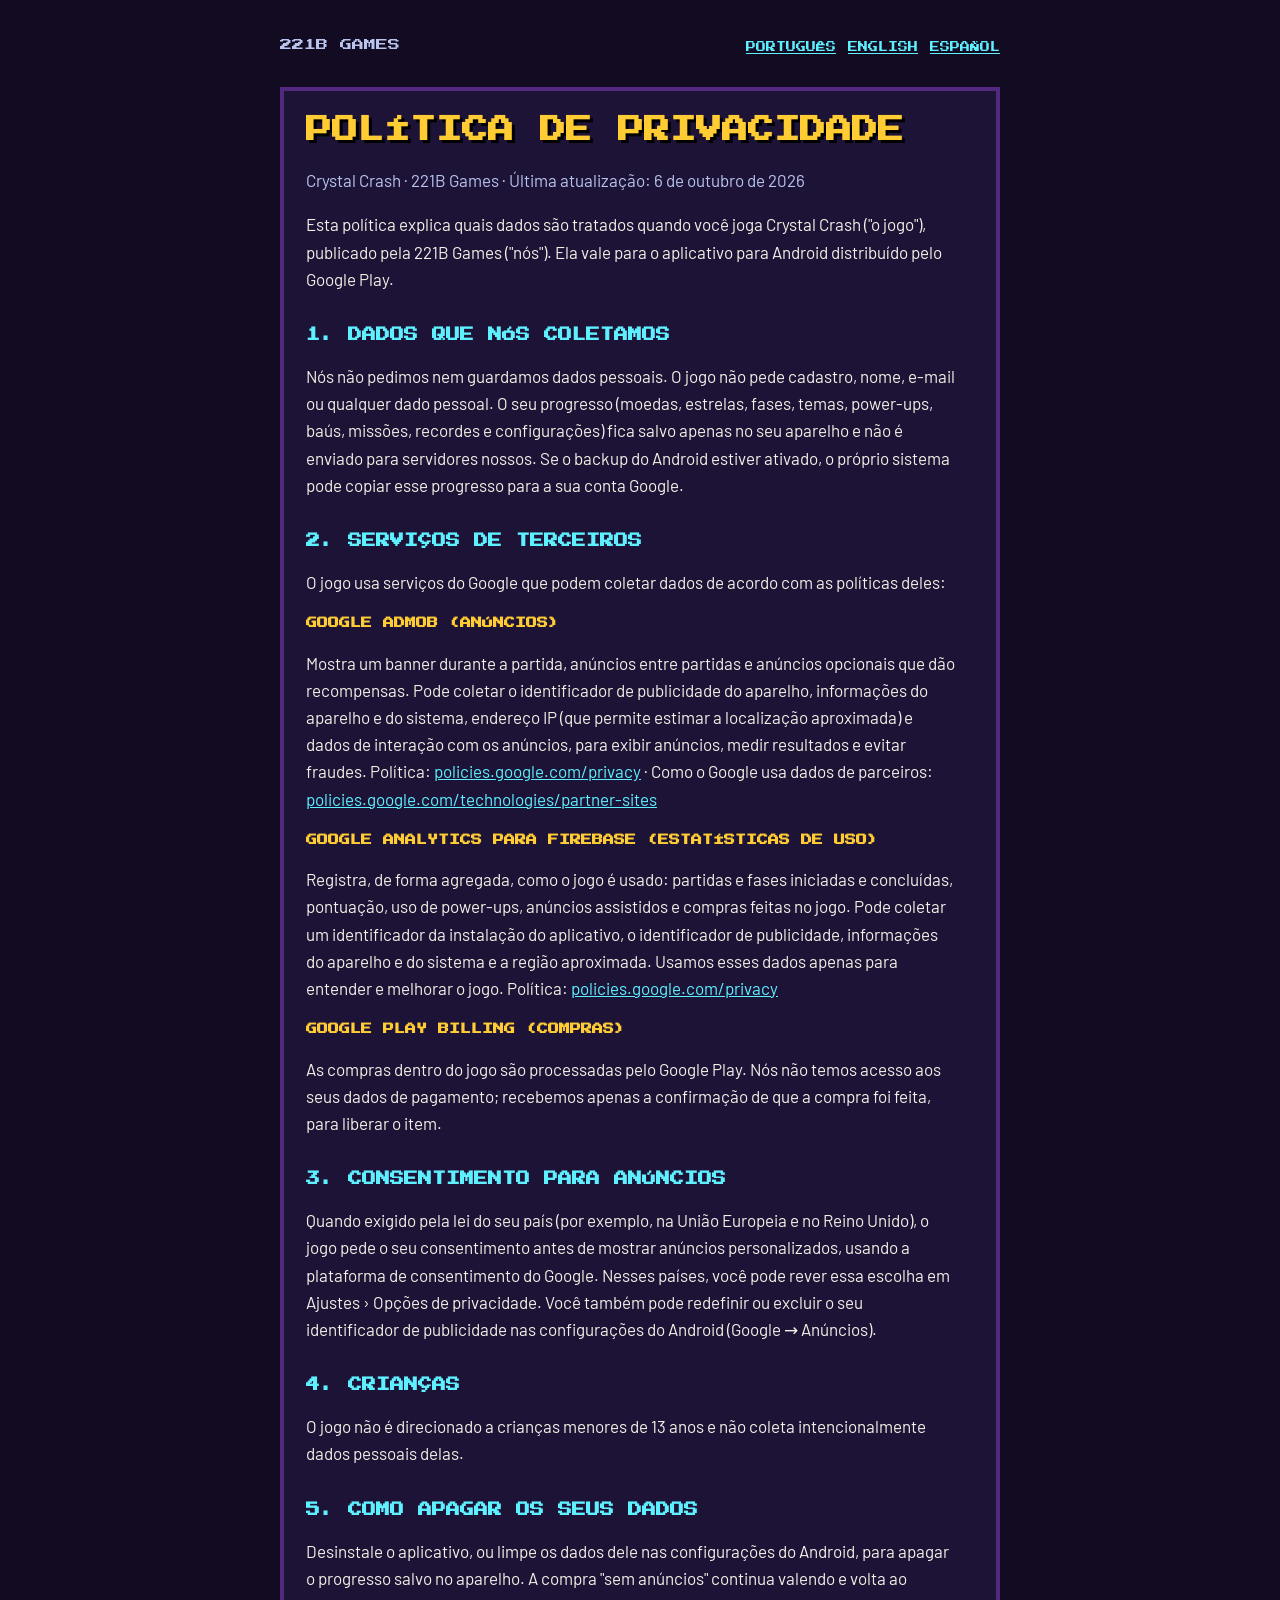
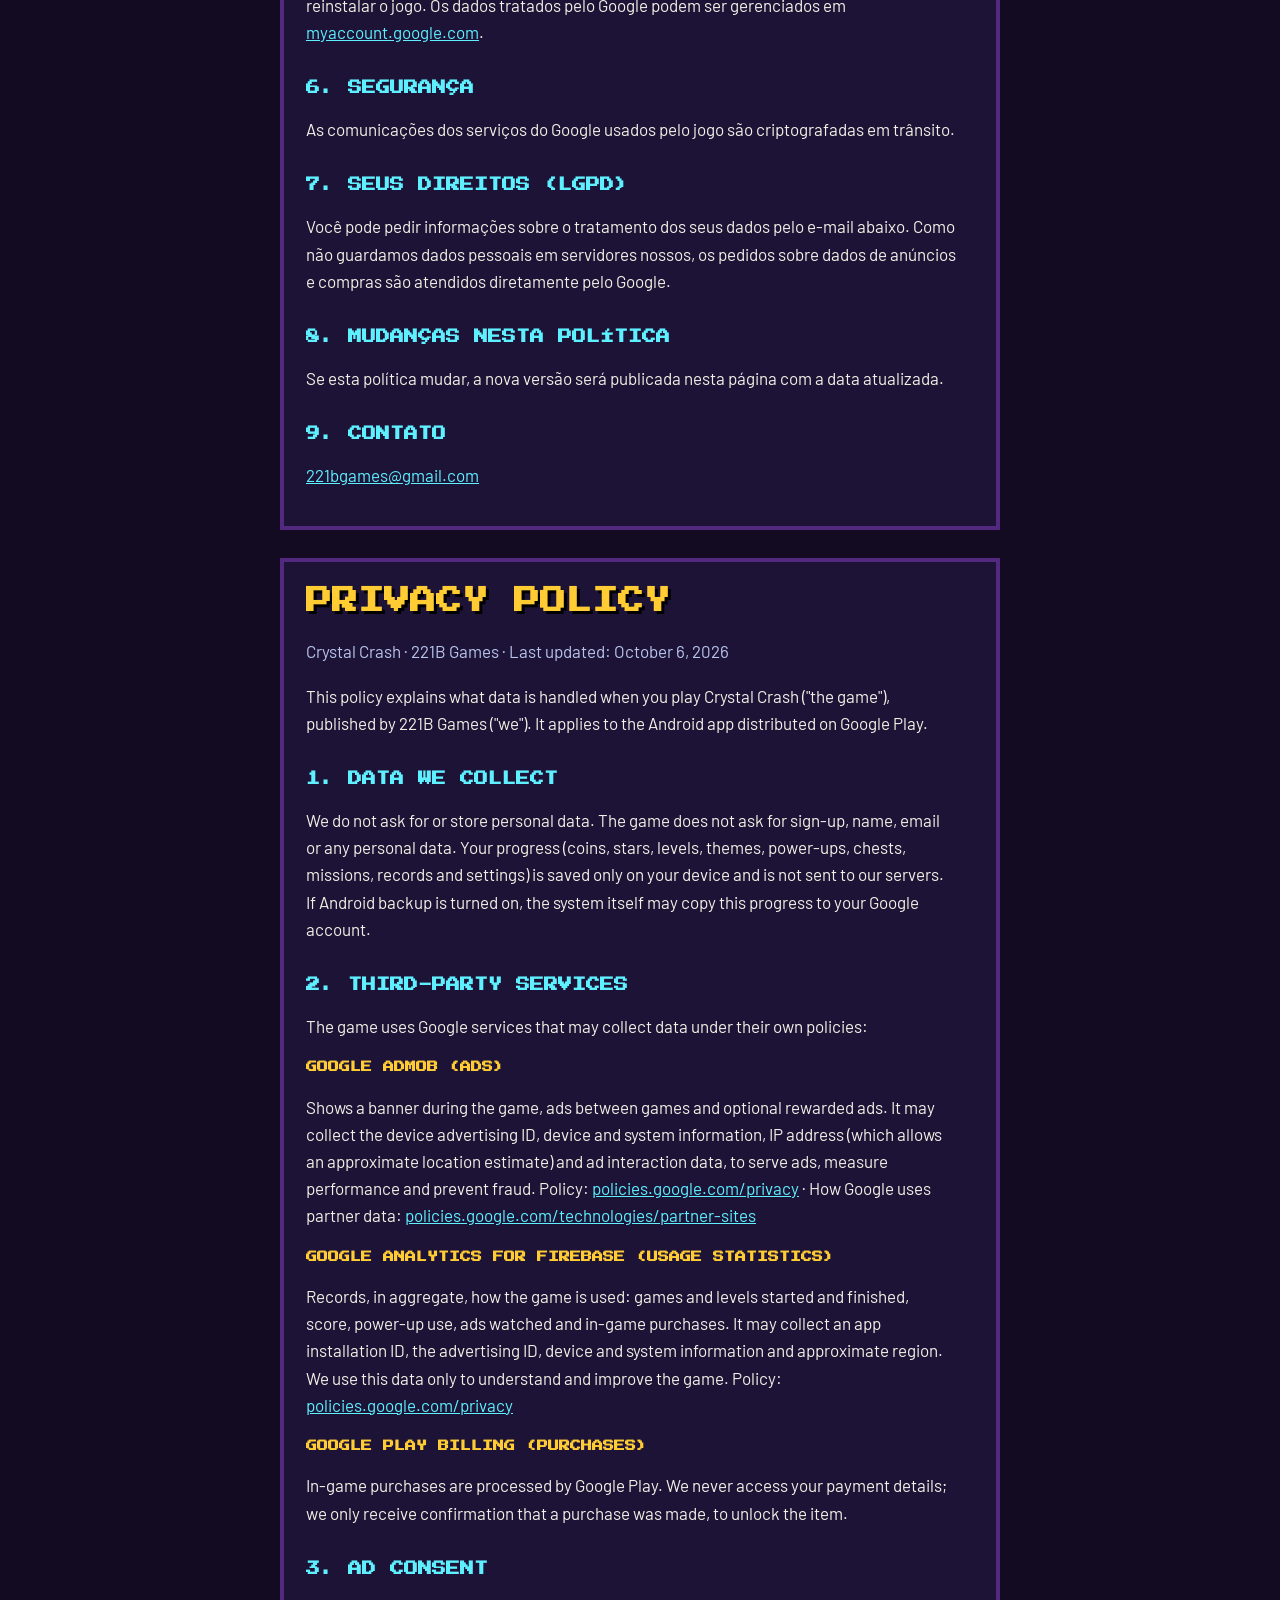
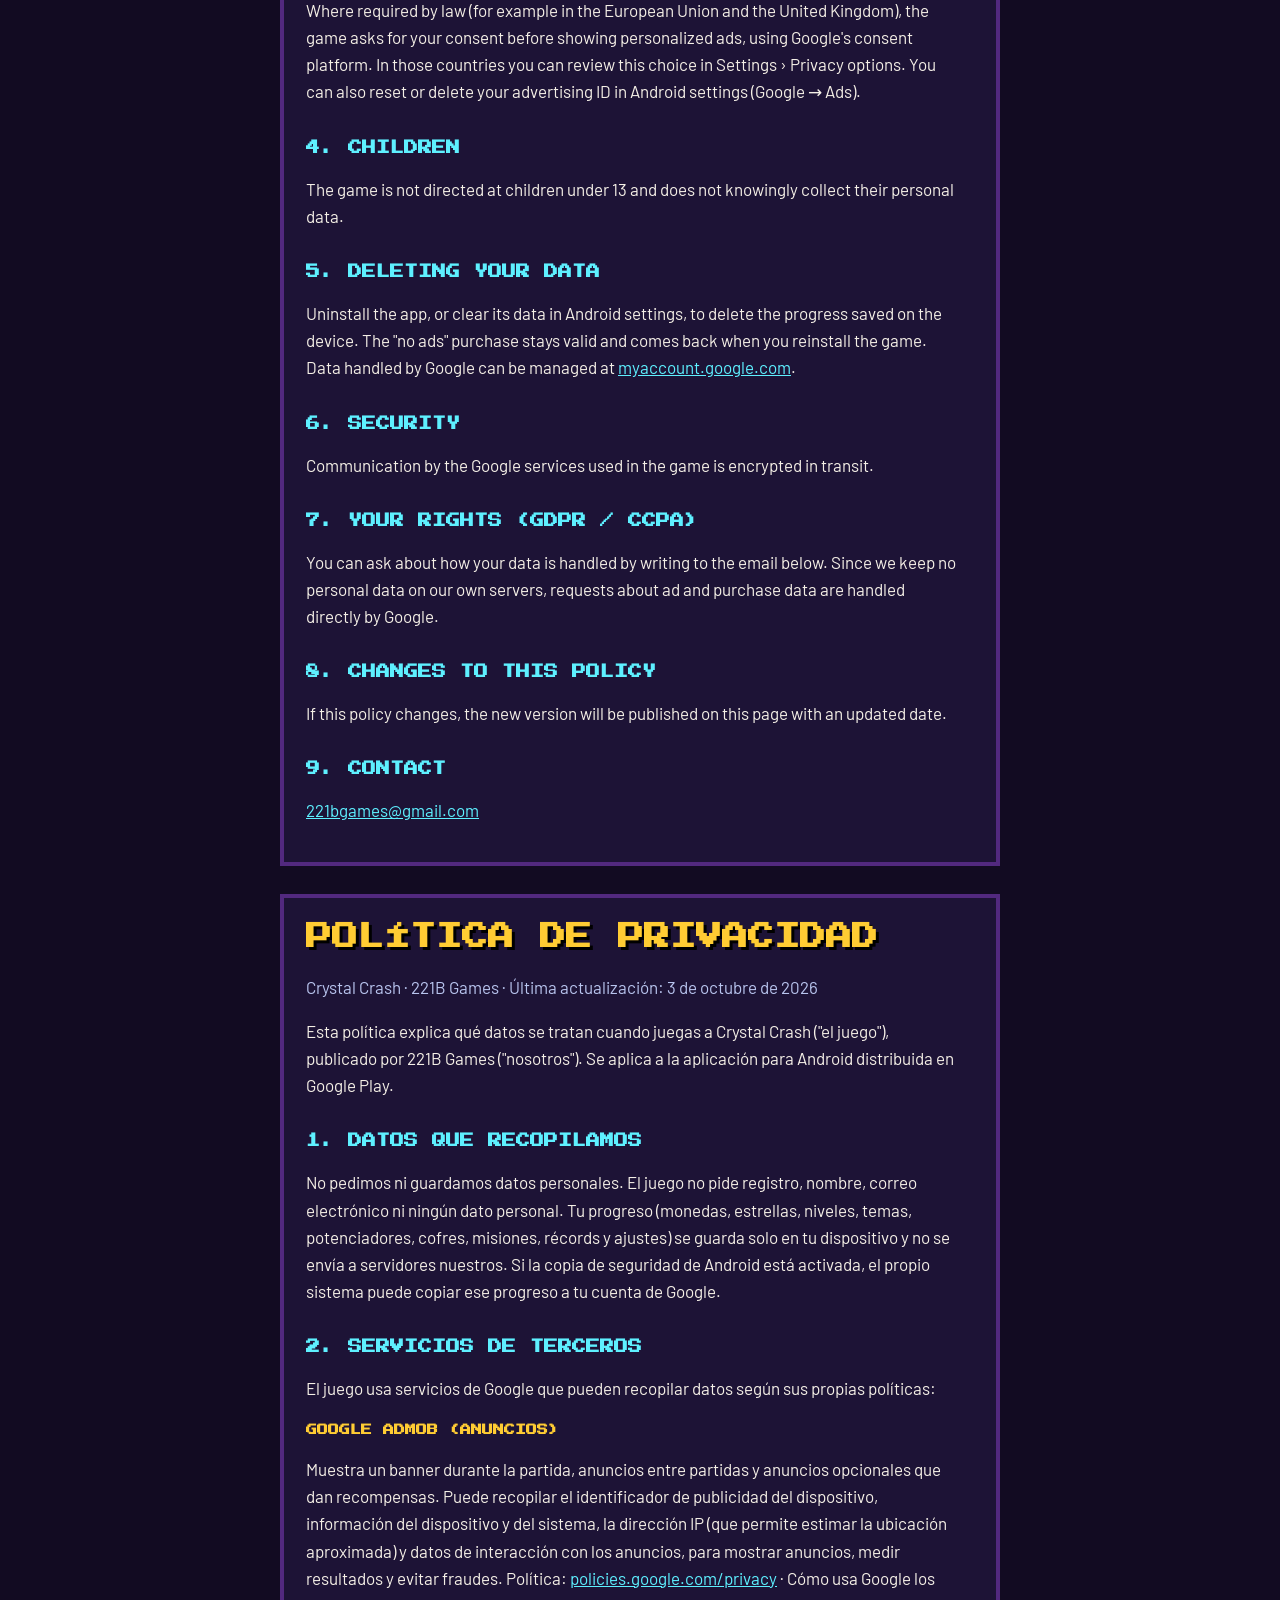
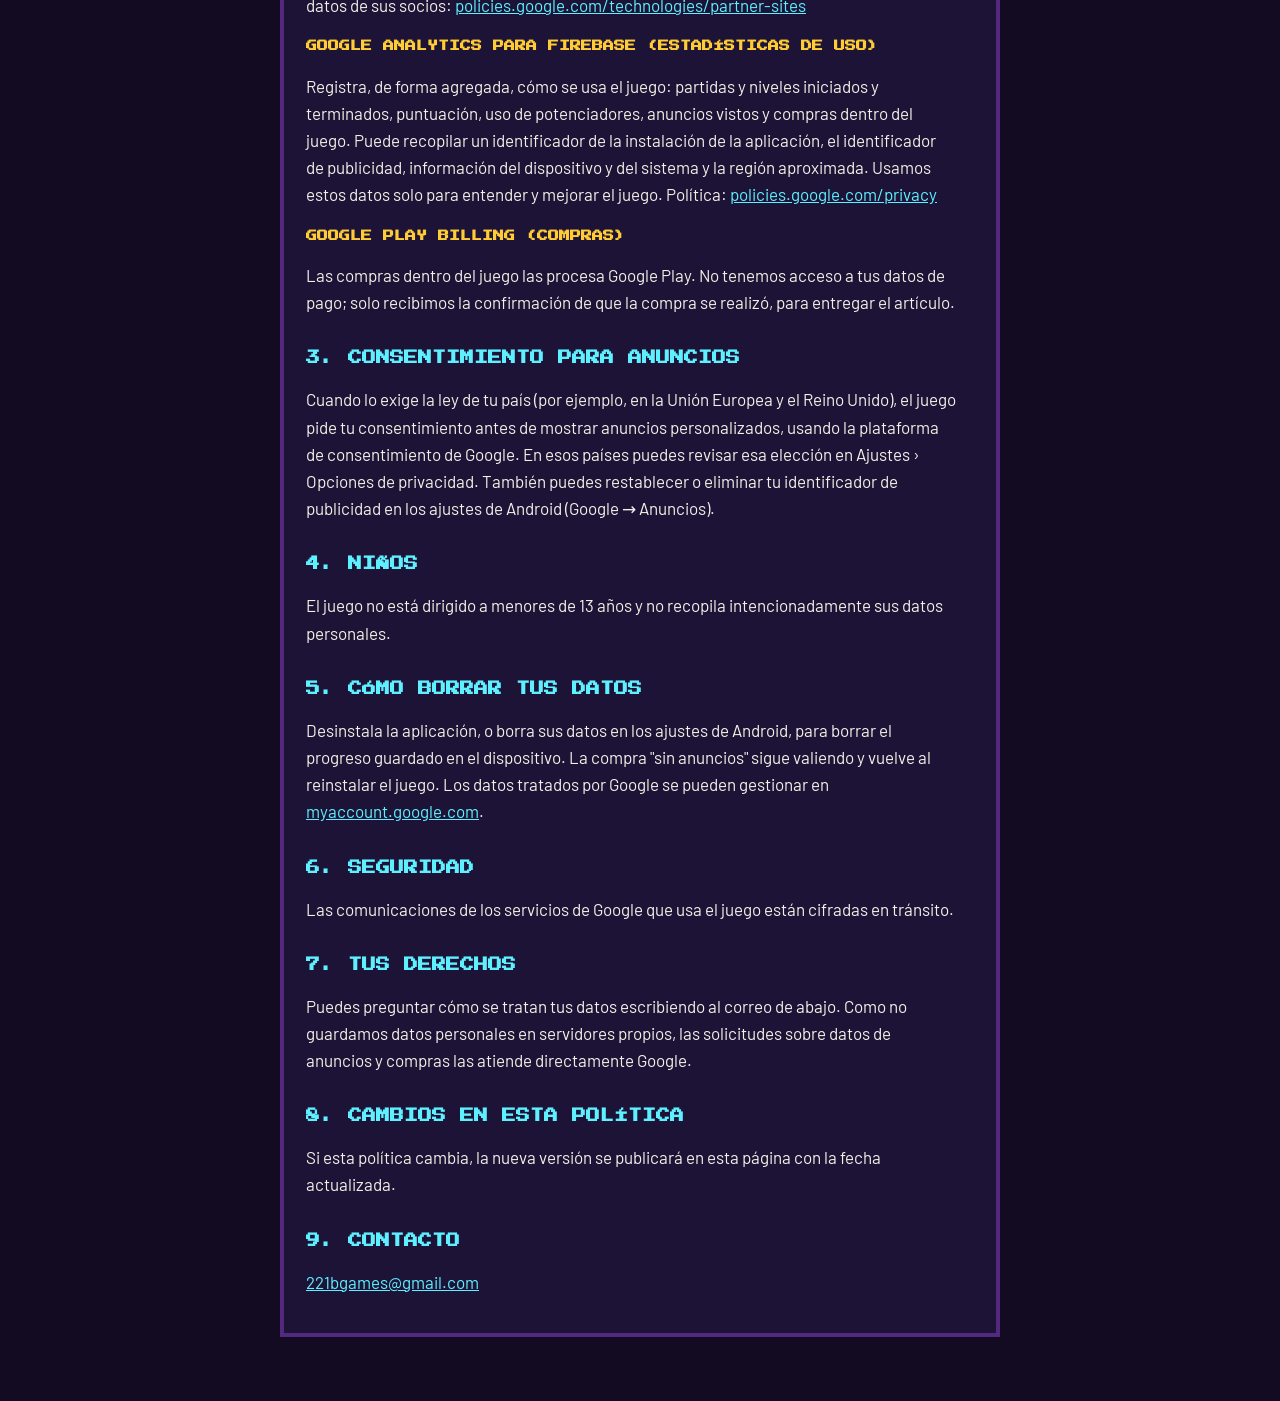
<file: crystal-crash/privacidade/index.html>
<!doctype html>
<html lang="pt-BR">
<head>
<meta charset="utf-8">
<meta name="viewport" content="width=device-width, initial-scale=1">
<title>Crystal Crash: Política de Privacidade</title>
<meta name="description" content="Política de privacidade do jogo Crystal Crash, da 221B Games.">
<link rel="preconnect" href="https://fonts.googleapis.com">
<link rel="stylesheet" href="https://fonts.googleapis.com/css2?family=Press+Start+2P&family=Barlow:wght@400;600&display=swap">
<link rel="stylesheet" href="../../estilo.css">
</head>
<body>
<main>
  <div class="topo">
    <a class="marca" href="../../">221B GAMES</a>
    <span class="idiomas"><a href="#pt">PORTUGUÊS</a><a href="#en">ENGLISH</a><a href="#es">ESPAÑOL</a></span>
  </div>

  <article class="painel" id="pt" lang="pt-BR">
    <h1>POLÍTICA DE PRIVACIDADE</h1>
    <p class="suave">Crystal Crash · 221B Games · Última atualização: 6 de outubro de 2026</p>

    <p>Esta política explica quais dados são tratados quando você joga Crystal Crash ("o jogo"), publicado pela 221B Games ("nós"). Ela vale para o aplicativo para Android distribuído pelo Google Play.</p>

    <h2>1. DADOS QUE NÓS COLETAMOS</h2>
    <p>Nós não pedimos nem guardamos dados pessoais. O jogo não pede cadastro, nome, e-mail ou qualquer dado pessoal. O seu progresso (moedas, estrelas, fases, temas, power-ups, baús, missões, recordes e configurações) fica salvo apenas no seu aparelho e não é enviado para servidores nossos. Se o backup do Android estiver ativado, o próprio sistema pode copiar esse progresso para a sua conta Google.</p>

    <h2>2. SERVIÇOS DE TERCEIROS</h2>
    <p>O jogo usa serviços do Google que podem coletar dados de acordo com as políticas deles:</p>
    <h3>GOOGLE ADMOB (ANÚNCIOS)</h3>
    <p>Mostra um banner durante a partida, anúncios entre partidas e anúncios opcionais que dão recompensas. Pode coletar o identificador de publicidade do aparelho, informações do aparelho e do sistema, endereço IP (que permite estimar a localização aproximada) e dados de interação com os anúncios, para exibir anúncios, medir resultados e evitar fraudes. Política: <a href="https://policies.google.com/privacy">policies.google.com/privacy</a> · Como o Google usa dados de parceiros: <a href="https://policies.google.com/technologies/partner-sites">policies.google.com/technologies/partner-sites</a></p>
    <h3>GOOGLE ANALYTICS PARA FIREBASE (ESTATÍSTICAS DE USO)</h3>
    <p>Registra, de forma agregada, como o jogo é usado: partidas e fases iniciadas e concluídas, pontuação, uso de power-ups, anúncios assistidos e compras feitas no jogo. Pode coletar um identificador da instalação do aplicativo, o identificador de publicidade, informações do aparelho e do sistema e a região aproximada. Usamos esses dados apenas para entender e melhorar o jogo. Política: <a href="https://policies.google.com/privacy">policies.google.com/privacy</a></p>
    <h3>GOOGLE PLAY BILLING (COMPRAS)</h3>
    <p>As compras dentro do jogo são processadas pelo Google Play. Nós não temos acesso aos seus dados de pagamento; recebemos apenas a confirmação de que a compra foi feita, para liberar o item.</p>

    <h2>3. CONSENTIMENTO PARA ANÚNCIOS</h2>
    <p>Quando exigido pela lei do seu país (por exemplo, na União Europeia e no Reino Unido), o jogo pede o seu consentimento antes de mostrar anúncios personalizados, usando a plataforma de consentimento do Google. Nesses países, você pode rever essa escolha em Ajustes › Opções de privacidade. Você também pode redefinir ou excluir o seu identificador de publicidade nas configurações do Android (Google → Anúncios).</p>

    <h2>4. CRIANÇAS</h2>
    <p>O jogo não é direcionado a crianças menores de 13 anos e não coleta intencionalmente dados pessoais delas.</p>

    <h2>5. COMO APAGAR OS SEUS DADOS</h2>
    <p>Desinstale o aplicativo, ou limpe os dados dele nas configurações do Android, para apagar o progresso salvo no aparelho. A compra "sem anúncios" continua valendo e volta ao reinstalar o jogo. Os dados tratados pelo Google podem ser gerenciados em <a href="https://myaccount.google.com/">myaccount.google.com</a>.</p>

    <h2>6. SEGURANÇA</h2>
    <p>As comunicações dos serviços do Google usados pelo jogo são criptografadas em trânsito.</p>

    <h2>7. SEUS DIREITOS (LGPD)</h2>
    <p>Você pode pedir informações sobre o tratamento dos seus dados pelo e-mail abaixo. Como não guardamos dados pessoais em servidores nossos, os pedidos sobre dados de anúncios e compras são atendidos diretamente pelo Google.</p>

    <h2>8. MUDANÇAS NESTA POLÍTICA</h2>
    <p>Se esta política mudar, a nova versão será publicada nesta página com a data atualizada.</p>

    <h2>9. CONTATO</h2>
    <p><a href="mailto:221bgames@gmail.com">221bgames@gmail.com</a></p>
  </article>

  <article class="painel" id="en" lang="en">
    <h1>PRIVACY POLICY</h1>
    <p class="suave">Crystal Crash · 221B Games · Last updated: October 6, 2026</p>

    <p>This policy explains what data is handled when you play Crystal Crash ("the game"), published by 221B Games ("we"). It applies to the Android app distributed on Google Play.</p>

    <h2>1. DATA WE COLLECT</h2>
    <p>We do not ask for or store personal data. The game does not ask for sign-up, name, email or any personal data. Your progress (coins, stars, levels, themes, power-ups, chests, missions, records and settings) is saved only on your device and is not sent to our servers. If Android backup is turned on, the system itself may copy this progress to your Google account.</p>

    <h2>2. THIRD-PARTY SERVICES</h2>
    <p>The game uses Google services that may collect data under their own policies:</p>
    <h3>GOOGLE ADMOB (ADS)</h3>
    <p>Shows a banner during the game, ads between games and optional rewarded ads. It may collect the device advertising ID, device and system information, IP address (which allows an approximate location estimate) and ad interaction data, to serve ads, measure performance and prevent fraud. Policy: <a href="https://policies.google.com/privacy">policies.google.com/privacy</a> · How Google uses partner data: <a href="https://policies.google.com/technologies/partner-sites">policies.google.com/technologies/partner-sites</a></p>
    <h3>GOOGLE ANALYTICS FOR FIREBASE (USAGE STATISTICS)</h3>
    <p>Records, in aggregate, how the game is used: games and levels started and finished, score, power-up use, ads watched and in-game purchases. It may collect an app installation ID, the advertising ID, device and system information and approximate region. We use this data only to understand and improve the game. Policy: <a href="https://policies.google.com/privacy">policies.google.com/privacy</a></p>
    <h3>GOOGLE PLAY BILLING (PURCHASES)</h3>
    <p>In-game purchases are processed by Google Play. We never access your payment details; we only receive confirmation that a purchase was made, to unlock the item.</p>

    <h2>3. AD CONSENT</h2>
    <p>Where required by law (for example in the European Union and the United Kingdom), the game asks for your consent before showing personalized ads, using Google's consent platform. In those countries you can review this choice in Settings › Privacy options. You can also reset or delete your advertising ID in Android settings (Google → Ads).</p>

    <h2>4. CHILDREN</h2>
    <p>The game is not directed at children under 13 and does not knowingly collect their personal data.</p>

    <h2>5. DELETING YOUR DATA</h2>
    <p>Uninstall the app, or clear its data in Android settings, to delete the progress saved on the device. The "no ads" purchase stays valid and comes back when you reinstall the game. Data handled by Google can be managed at <a href="https://myaccount.google.com/">myaccount.google.com</a>.</p>

    <h2>6. SECURITY</h2>
    <p>Communication by the Google services used in the game is encrypted in transit.</p>

    <h2>7. YOUR RIGHTS (GDPR / CCPA)</h2>
    <p>You can ask about how your data is handled by writing to the email below. Since we keep no personal data on our own servers, requests about ad and purchase data are handled directly by Google.</p>

    <h2>8. CHANGES TO THIS POLICY</h2>
    <p>If this policy changes, the new version will be published on this page with an updated date.</p>

    <h2>9. CONTACT</h2>
    <p><a href="mailto:221bgames@gmail.com">221bgames@gmail.com</a></p>
  </article>

  <article class="painel" id="es" lang="es">
    <h1>POLÍTICA DE PRIVACIDAD</h1>
    <p class="suave">Crystal Crash · 221B Games · Última actualización: 3 de octubre de 2026</p>

    <p>Esta política explica qué datos se tratan cuando juegas a Crystal Crash ("el juego"), publicado por 221B Games ("nosotros"). Se aplica a la aplicación para Android distribuida en Google Play.</p>

    <h2>1. DATOS QUE RECOPILAMOS</h2>
    <p>No pedimos ni guardamos datos personales. El juego no pide registro, nombre, correo electrónico ni ningún dato personal. Tu progreso (monedas, estrellas, niveles, temas, potenciadores, cofres, misiones, récords y ajustes) se guarda solo en tu dispositivo y no se envía a servidores nuestros. Si la copia de seguridad de Android está activada, el propio sistema puede copiar ese progreso a tu cuenta de Google.</p>

    <h2>2. SERVICIOS DE TERCEROS</h2>
    <p>El juego usa servicios de Google que pueden recopilar datos según sus propias políticas:</p>
    <h3>GOOGLE ADMOB (ANUNCIOS)</h3>
    <p>Muestra un banner durante la partida, anuncios entre partidas y anuncios opcionales que dan recompensas. Puede recopilar el identificador de publicidad del dispositivo, información del dispositivo y del sistema, la dirección IP (que permite estimar la ubicación aproximada) y datos de interacción con los anuncios, para mostrar anuncios, medir resultados y evitar fraudes. Política: <a href="https://policies.google.com/privacy">policies.google.com/privacy</a> · Cómo usa Google los datos de sus socios: <a href="https://policies.google.com/technologies/partner-sites">policies.google.com/technologies/partner-sites</a></p>
    <h3>GOOGLE ANALYTICS PARA FIREBASE (ESTADÍSTICAS DE USO)</h3>
    <p>Registra, de forma agregada, cómo se usa el juego: partidas y niveles iniciados y terminados, puntuación, uso de potenciadores, anuncios vistos y compras dentro del juego. Puede recopilar un identificador de la instalación de la aplicación, el identificador de publicidad, información del dispositivo y del sistema y la región aproximada. Usamos estos datos solo para entender y mejorar el juego. Política: <a href="https://policies.google.com/privacy">policies.google.com/privacy</a></p>
    <h3>GOOGLE PLAY BILLING (COMPRAS)</h3>
    <p>Las compras dentro del juego las procesa Google Play. No tenemos acceso a tus datos de pago; solo recibimos la confirmación de que la compra se realizó, para entregar el artículo.</p>

    <h2>3. CONSENTIMIENTO PARA ANUNCIOS</h2>
    <p>Cuando lo exige la ley de tu país (por ejemplo, en la Unión Europea y el Reino Unido), el juego pide tu consentimiento antes de mostrar anuncios personalizados, usando la plataforma de consentimiento de Google. En esos países puedes revisar esa elección en Ajustes › Opciones de privacidad. También puedes restablecer o eliminar tu identificador de publicidad en los ajustes de Android (Google → Anuncios).</p>

    <h2>4. NIÑOS</h2>
    <p>El juego no está dirigido a menores de 13 años y no recopila intencionadamente sus datos personales.</p>

    <h2>5. CÓMO BORRAR TUS DATOS</h2>
    <p>Desinstala la aplicación, o borra sus datos en los ajustes de Android, para borrar el progreso guardado en el dispositivo. La compra "sin anuncios" sigue valiendo y vuelve al reinstalar el juego. Los datos tratados por Google se pueden gestionar en <a href="https://myaccount.google.com/">myaccount.google.com</a>.</p>

    <h2>6. SEGURIDAD</h2>
    <p>Las comunicaciones de los servicios de Google que usa el juego están cifradas en tránsito.</p>

    <h2>7. TUS DERECHOS</h2>
    <p>Puedes preguntar cómo se tratan tus datos escribiendo al correo de abajo. Como no guardamos datos personales en servidores propios, las solicitudes sobre datos de anuncios y compras las atiende directamente Google.</p>

    <h2>8. CAMBIOS EN ESTA POLÍTICA</h2>
    <p>Si esta política cambia, la nueva versión se publicará en esta página con la fecha actualizada.</p>

    <h2>9. CONTACTO</h2>
    <p><a href="mailto:221bgames@gmail.com">221bgames@gmail.com</a></p>
  </article>
</main>
</body>
</html>
</file>
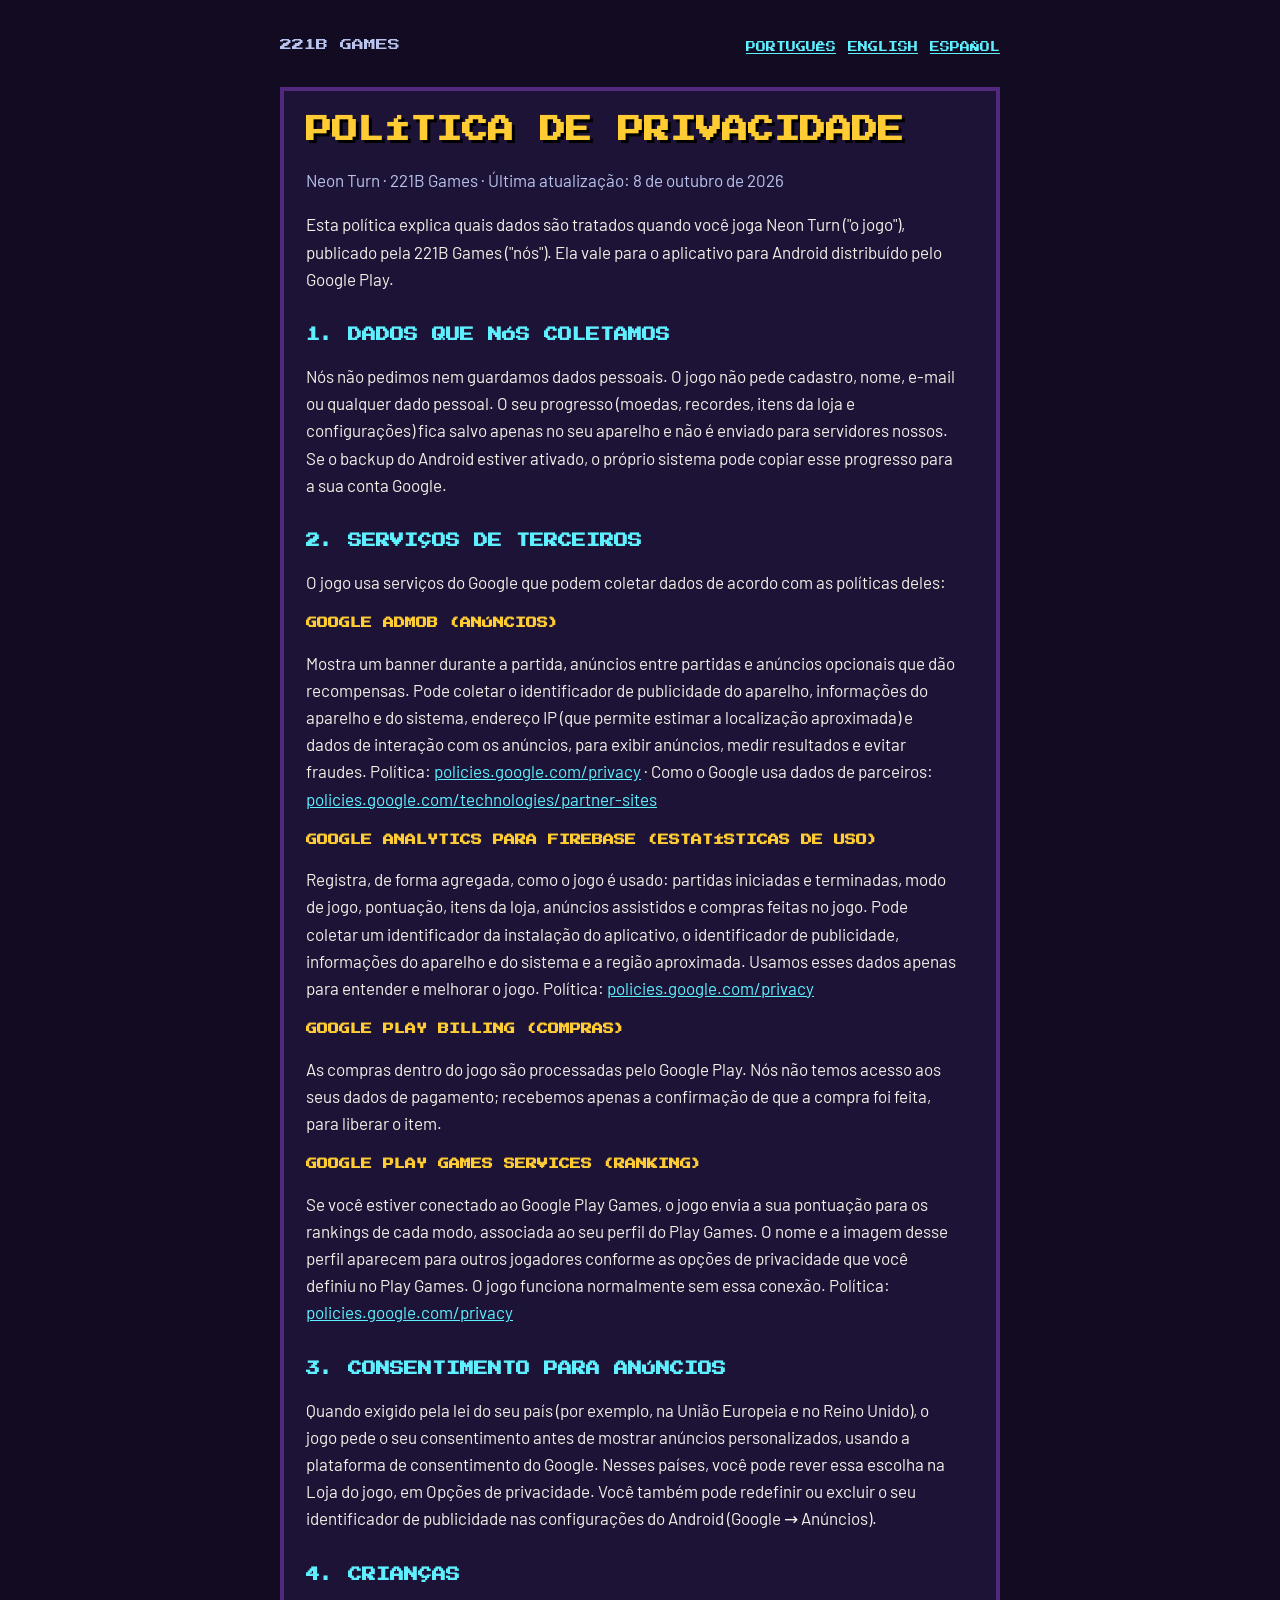
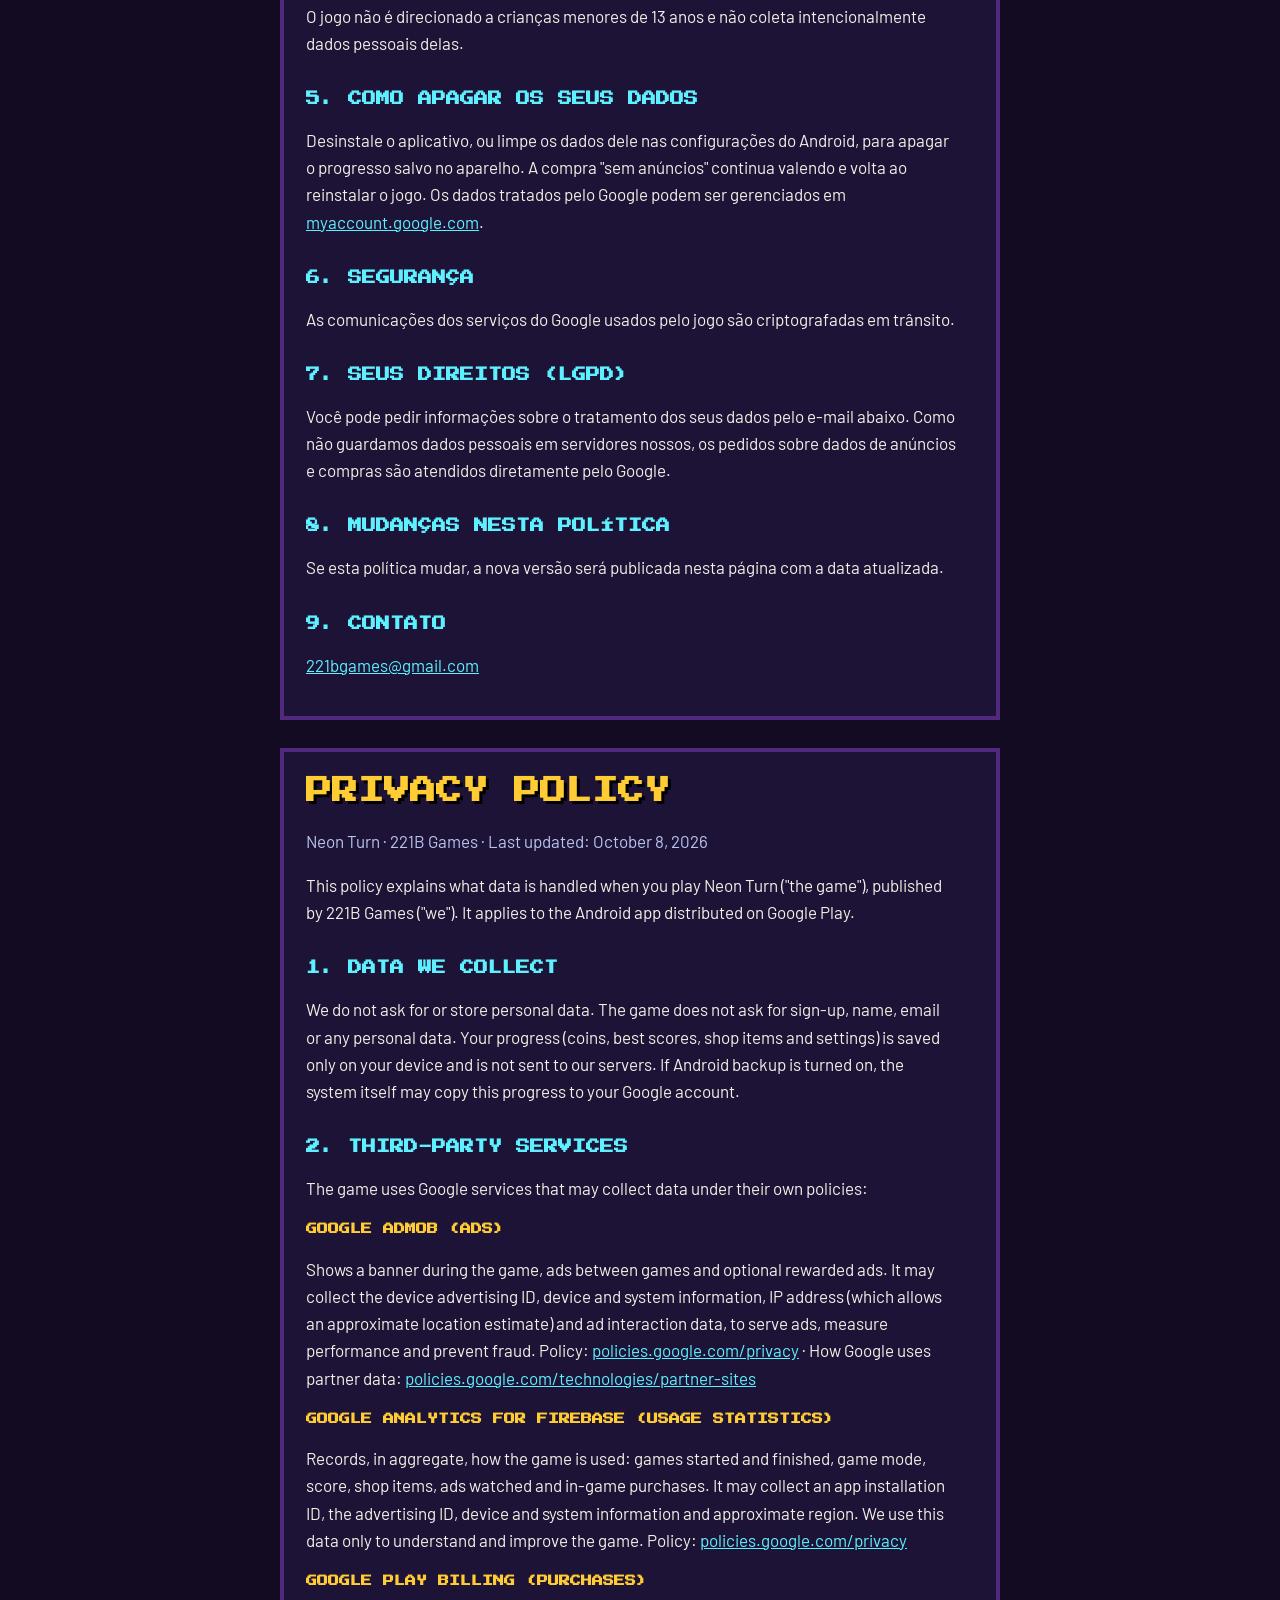
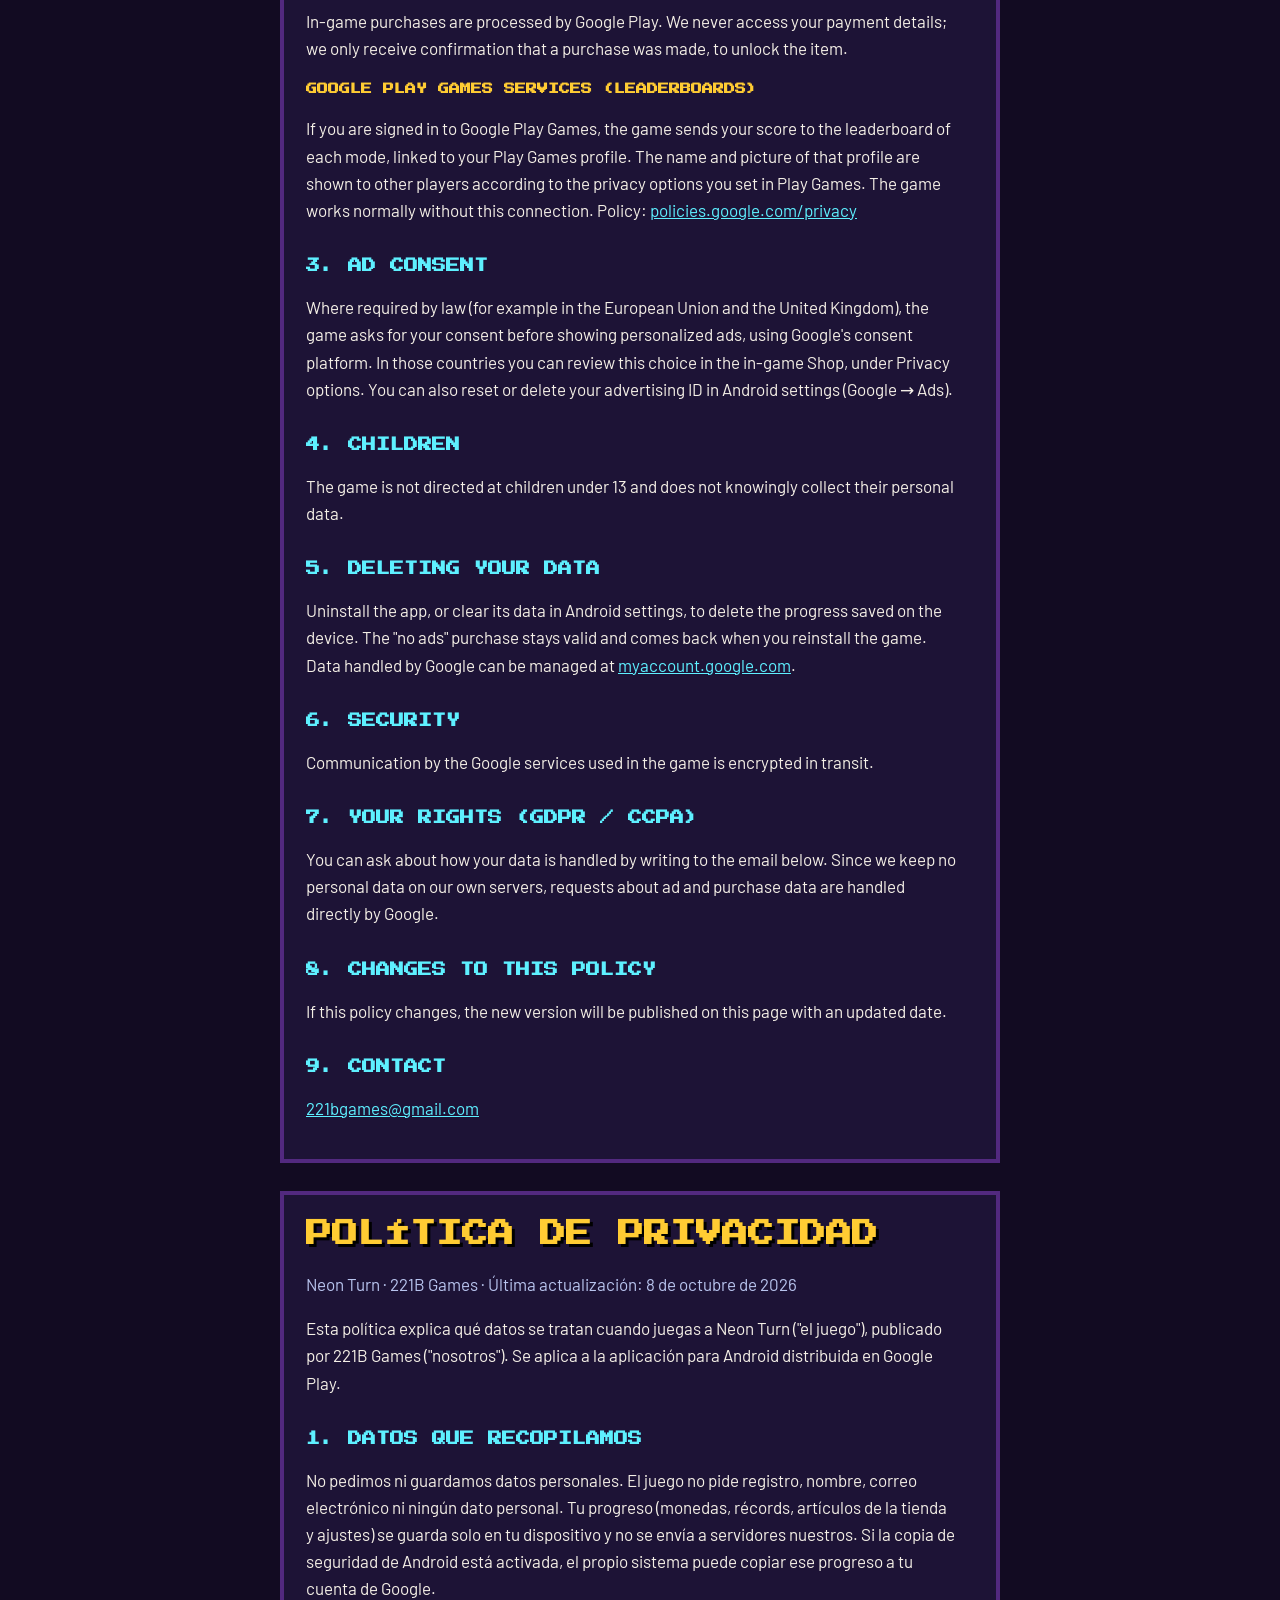
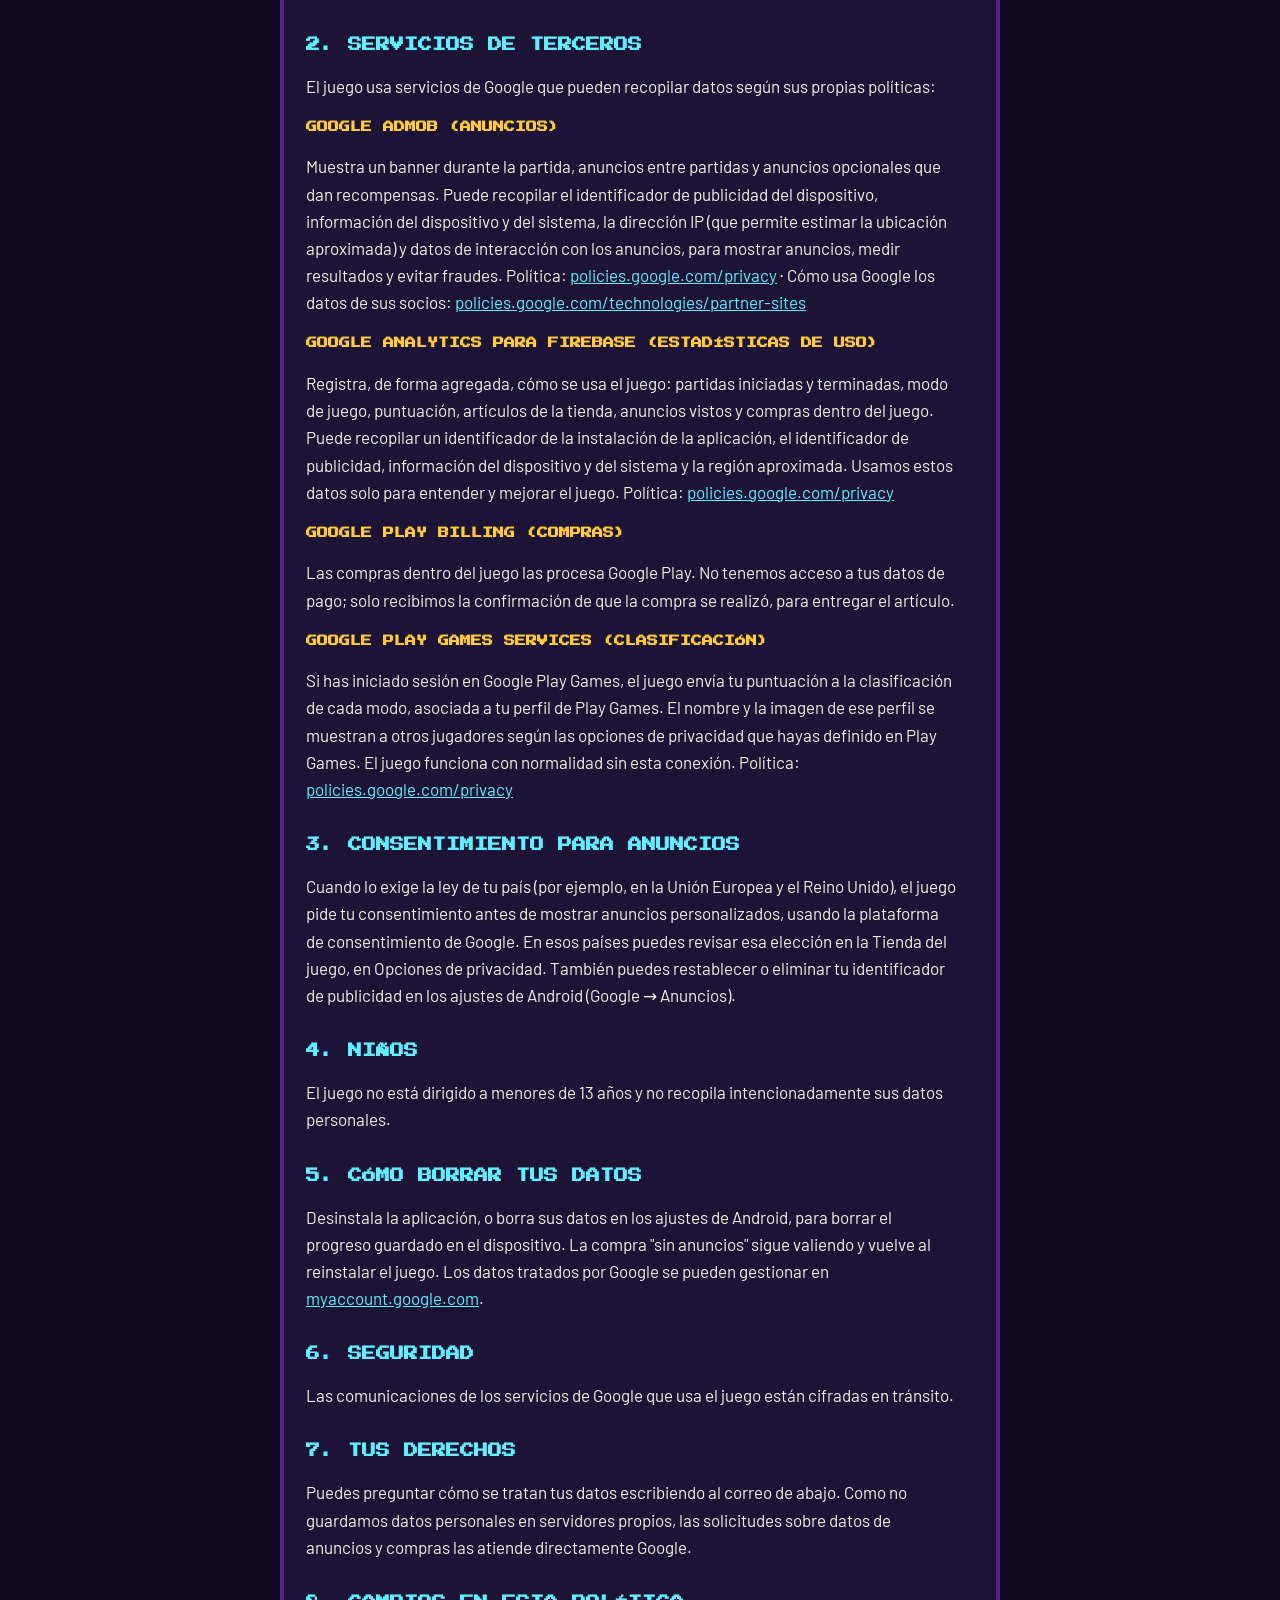
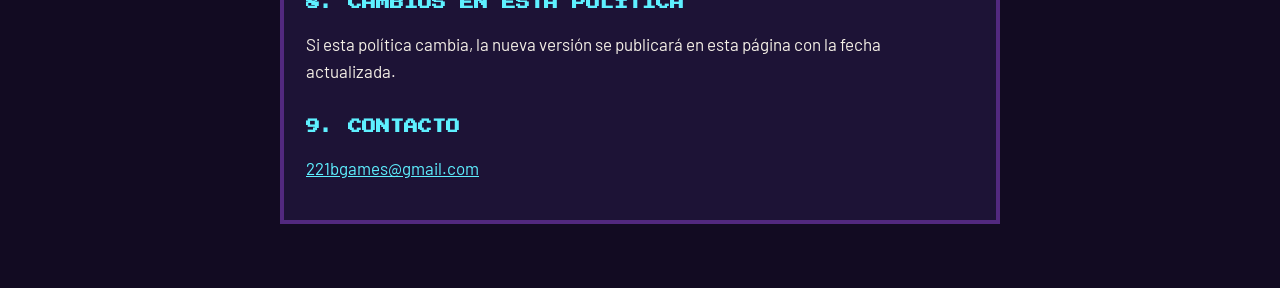
<file: neon-turn/privacidade/index.html>
<!doctype html>
<html lang="pt-BR">
<head>
<meta charset="utf-8">
<meta name="viewport" content="width=device-width, initial-scale=1">
<title>Neon Turn: Política de Privacidade</title>
<meta name="description" content="Política de privacidade do jogo Neon Turn, da 221B Games.">
<link rel="preconnect" href="https://fonts.googleapis.com">
<link rel="stylesheet" href="https://fonts.googleapis.com/css2?family=Press+Start+2P&family=Barlow:wght@400;600&display=swap">
<link rel="stylesheet" href="../../estilo.css">
</head>
<body>
<main>
  <div class="topo">
    <a class="marca" href="../../">221B GAMES</a>
    <span class="idiomas"><a href="#pt">PORTUGUÊS</a><a href="#en">ENGLISH</a><a href="#es">ESPAÑOL</a></span>
  </div>

  <article class="painel" id="pt" lang="pt-BR">
    <h1>POLÍTICA DE PRIVACIDADE</h1>
    <p class="suave">Neon Turn · 221B Games · Última atualização: 8 de outubro de 2026</p>

    <p>Esta política explica quais dados são tratados quando você joga Neon Turn ("o jogo"), publicado pela 221B Games ("nós"). Ela vale para o aplicativo para Android distribuído pelo Google Play.</p>

    <h2>1. DADOS QUE NÓS COLETAMOS</h2>
    <p>Nós não pedimos nem guardamos dados pessoais. O jogo não pede cadastro, nome, e-mail ou qualquer dado pessoal. O seu progresso (moedas, recordes, itens da loja e configurações) fica salvo apenas no seu aparelho e não é enviado para servidores nossos. Se o backup do Android estiver ativado, o próprio sistema pode copiar esse progresso para a sua conta Google.</p>

    <h2>2. SERVIÇOS DE TERCEIROS</h2>
    <p>O jogo usa serviços do Google que podem coletar dados de acordo com as políticas deles:</p>
    <h3>GOOGLE ADMOB (ANÚNCIOS)</h3>
    <p>Mostra um banner durante a partida, anúncios entre partidas e anúncios opcionais que dão recompensas. Pode coletar o identificador de publicidade do aparelho, informações do aparelho e do sistema, endereço IP (que permite estimar a localização aproximada) e dados de interação com os anúncios, para exibir anúncios, medir resultados e evitar fraudes. Política: <a href="https://policies.google.com/privacy">policies.google.com/privacy</a> · Como o Google usa dados de parceiros: <a href="https://policies.google.com/technologies/partner-sites">policies.google.com/technologies/partner-sites</a></p>
    <h3>GOOGLE ANALYTICS PARA FIREBASE (ESTATÍSTICAS DE USO)</h3>
    <p>Registra, de forma agregada, como o jogo é usado: partidas iniciadas e terminadas, modo de jogo, pontuação, itens da loja, anúncios assistidos e compras feitas no jogo. Pode coletar um identificador da instalação do aplicativo, o identificador de publicidade, informações do aparelho e do sistema e a região aproximada. Usamos esses dados apenas para entender e melhorar o jogo. Política: <a href="https://policies.google.com/privacy">policies.google.com/privacy</a></p>
    <h3>GOOGLE PLAY BILLING (COMPRAS)</h3>
    <p>As compras dentro do jogo são processadas pelo Google Play. Nós não temos acesso aos seus dados de pagamento; recebemos apenas a confirmação de que a compra foi feita, para liberar o item.</p>
    <h3>GOOGLE PLAY GAMES SERVICES (RANKING)</h3>
    <p>Se você estiver conectado ao Google Play Games, o jogo envia a sua pontuação para os rankings de cada modo, associada ao seu perfil do Play Games. O nome e a imagem desse perfil aparecem para outros jogadores conforme as opções de privacidade que você definiu no Play Games. O jogo funciona normalmente sem essa conexão. Política: <a href="https://policies.google.com/privacy">policies.google.com/privacy</a></p>

    <h2>3. CONSENTIMENTO PARA ANÚNCIOS</h2>
    <p>Quando exigido pela lei do seu país (por exemplo, na União Europeia e no Reino Unido), o jogo pede o seu consentimento antes de mostrar anúncios personalizados, usando a plataforma de consentimento do Google. Nesses países, você pode rever essa escolha na Loja do jogo, em Opções de privacidade. Você também pode redefinir ou excluir o seu identificador de publicidade nas configurações do Android (Google → Anúncios).</p>

    <h2>4. CRIANÇAS</h2>
    <p>O jogo não é direcionado a crianças menores de 13 anos e não coleta intencionalmente dados pessoais delas.</p>

    <h2>5. COMO APAGAR OS SEUS DADOS</h2>
    <p>Desinstale o aplicativo, ou limpe os dados dele nas configurações do Android, para apagar o progresso salvo no aparelho. A compra "sem anúncios" continua valendo e volta ao reinstalar o jogo. Os dados tratados pelo Google podem ser gerenciados em <a href="https://myaccount.google.com/">myaccount.google.com</a>.</p>

    <h2>6. SEGURANÇA</h2>
    <p>As comunicações dos serviços do Google usados pelo jogo são criptografadas em trânsito.</p>

    <h2>7. SEUS DIREITOS (LGPD)</h2>
    <p>Você pode pedir informações sobre o tratamento dos seus dados pelo e-mail abaixo. Como não guardamos dados pessoais em servidores nossos, os pedidos sobre dados de anúncios e compras são atendidos diretamente pelo Google.</p>

    <h2>8. MUDANÇAS NESTA POLÍTICA</h2>
    <p>Se esta política mudar, a nova versão será publicada nesta página com a data atualizada.</p>

    <h2>9. CONTATO</h2>
    <p><a href="mailto:221bgames@gmail.com">221bgames@gmail.com</a></p>
  </article>

  <article class="painel" id="en" lang="en">
    <h1>PRIVACY POLICY</h1>
    <p class="suave">Neon Turn · 221B Games · Last updated: October 8, 2026</p>

    <p>This policy explains what data is handled when you play Neon Turn ("the game"), published by 221B Games ("we"). It applies to the Android app distributed on Google Play.</p>

    <h2>1. DATA WE COLLECT</h2>
    <p>We do not ask for or store personal data. The game does not ask for sign-up, name, email or any personal data. Your progress (coins, best scores, shop items and settings) is saved only on your device and is not sent to our servers. If Android backup is turned on, the system itself may copy this progress to your Google account.</p>

    <h2>2. THIRD-PARTY SERVICES</h2>
    <p>The game uses Google services that may collect data under their own policies:</p>
    <h3>GOOGLE ADMOB (ADS)</h3>
    <p>Shows a banner during the game, ads between games and optional rewarded ads. It may collect the device advertising ID, device and system information, IP address (which allows an approximate location estimate) and ad interaction data, to serve ads, measure performance and prevent fraud. Policy: <a href="https://policies.google.com/privacy">policies.google.com/privacy</a> · How Google uses partner data: <a href="https://policies.google.com/technologies/partner-sites">policies.google.com/technologies/partner-sites</a></p>
    <h3>GOOGLE ANALYTICS FOR FIREBASE (USAGE STATISTICS)</h3>
    <p>Records, in aggregate, how the game is used: games started and finished, game mode, score, shop items, ads watched and in-game purchases. It may collect an app installation ID, the advertising ID, device and system information and approximate region. We use this data only to understand and improve the game. Policy: <a href="https://policies.google.com/privacy">policies.google.com/privacy</a></p>
    <h3>GOOGLE PLAY BILLING (PURCHASES)</h3>
    <p>In-game purchases are processed by Google Play. We never access your payment details; we only receive confirmation that a purchase was made, to unlock the item.</p>
    <h3>GOOGLE PLAY GAMES SERVICES (LEADERBOARDS)</h3>
    <p>If you are signed in to Google Play Games, the game sends your score to the leaderboard of each mode, linked to your Play Games profile. The name and picture of that profile are shown to other players according to the privacy options you set in Play Games. The game works normally without this connection. Policy: <a href="https://policies.google.com/privacy">policies.google.com/privacy</a></p>

    <h2>3. AD CONSENT</h2>
    <p>Where required by law (for example in the European Union and the United Kingdom), the game asks for your consent before showing personalized ads, using Google's consent platform. In those countries you can review this choice in the in-game Shop, under Privacy options. You can also reset or delete your advertising ID in Android settings (Google → Ads).</p>

    <h2>4. CHILDREN</h2>
    <p>The game is not directed at children under 13 and does not knowingly collect their personal data.</p>

    <h2>5. DELETING YOUR DATA</h2>
    <p>Uninstall the app, or clear its data in Android settings, to delete the progress saved on the device. The "no ads" purchase stays valid and comes back when you reinstall the game. Data handled by Google can be managed at <a href="https://myaccount.google.com/">myaccount.google.com</a>.</p>

    <h2>6. SECURITY</h2>
    <p>Communication by the Google services used in the game is encrypted in transit.</p>

    <h2>7. YOUR RIGHTS (GDPR / CCPA)</h2>
    <p>You can ask about how your data is handled by writing to the email below. Since we keep no personal data on our own servers, requests about ad and purchase data are handled directly by Google.</p>

    <h2>8. CHANGES TO THIS POLICY</h2>
    <p>If this policy changes, the new version will be published on this page with an updated date.</p>

    <h2>9. CONTACT</h2>
    <p><a href="mailto:221bgames@gmail.com">221bgames@gmail.com</a></p>
  </article>

  <article class="painel" id="es" lang="es">
    <h1>POLÍTICA DE PRIVACIDAD</h1>
    <p class="suave">Neon Turn · 221B Games · Última actualización: 8 de octubre de 2026</p>

    <p>Esta política explica qué datos se tratan cuando juegas a Neon Turn ("el juego"), publicado por 221B Games ("nosotros"). Se aplica a la aplicación para Android distribuida en Google Play.</p>

    <h2>1. DATOS QUE RECOPILAMOS</h2>
    <p>No pedimos ni guardamos datos personales. El juego no pide registro, nombre, correo electrónico ni ningún dato personal. Tu progreso (monedas, récords, artículos de la tienda y ajustes) se guarda solo en tu dispositivo y no se envía a servidores nuestros. Si la copia de seguridad de Android está activada, el propio sistema puede copiar ese progreso a tu cuenta de Google.</p>

    <h2>2. SERVICIOS DE TERCEROS</h2>
    <p>El juego usa servicios de Google que pueden recopilar datos según sus propias políticas:</p>
    <h3>GOOGLE ADMOB (ANUNCIOS)</h3>
    <p>Muestra un banner durante la partida, anuncios entre partidas y anuncios opcionales que dan recompensas. Puede recopilar el identificador de publicidad del dispositivo, información del dispositivo y del sistema, la dirección IP (que permite estimar la ubicación aproximada) y datos de interacción con los anuncios, para mostrar anuncios, medir resultados y evitar fraudes. Política: <a href="https://policies.google.com/privacy">policies.google.com/privacy</a> · Cómo usa Google los datos de sus socios: <a href="https://policies.google.com/technologies/partner-sites">policies.google.com/technologies/partner-sites</a></p>
    <h3>GOOGLE ANALYTICS PARA FIREBASE (ESTADÍSTICAS DE USO)</h3>
    <p>Registra, de forma agregada, cómo se usa el juego: partidas iniciadas y terminadas, modo de juego, puntuación, artículos de la tienda, anuncios vistos y compras dentro del juego. Puede recopilar un identificador de la instalación de la aplicación, el identificador de publicidad, información del dispositivo y del sistema y la región aproximada. Usamos estos datos solo para entender y mejorar el juego. Política: <a href="https://policies.google.com/privacy">policies.google.com/privacy</a></p>
    <h3>GOOGLE PLAY BILLING (COMPRAS)</h3>
    <p>Las compras dentro del juego las procesa Google Play. No tenemos acceso a tus datos de pago; solo recibimos la confirmación de que la compra se realizó, para entregar el artículo.</p>
    <h3>GOOGLE PLAY GAMES SERVICES (CLASIFICACIÓN)</h3>
    <p>Si has iniciado sesión en Google Play Games, el juego envía tu puntuación a la clasificación de cada modo, asociada a tu perfil de Play Games. El nombre y la imagen de ese perfil se muestran a otros jugadores según las opciones de privacidad que hayas definido en Play Games. El juego funciona con normalidad sin esta conexión. Política: <a href="https://policies.google.com/privacy">policies.google.com/privacy</a></p>

    <h2>3. CONSENTIMIENTO PARA ANUNCIOS</h2>
    <p>Cuando lo exige la ley de tu país (por ejemplo, en la Unión Europea y el Reino Unido), el juego pide tu consentimiento antes de mostrar anuncios personalizados, usando la plataforma de consentimiento de Google. En esos países puedes revisar esa elección en la Tienda del juego, en Opciones de privacidad. También puedes restablecer o eliminar tu identificador de publicidad en los ajustes de Android (Google → Anuncios).</p>

    <h2>4. NIÑOS</h2>
    <p>El juego no está dirigido a menores de 13 años y no recopila intencionadamente sus datos personales.</p>

    <h2>5. CÓMO BORRAR TUS DATOS</h2>
    <p>Desinstala la aplicación, o borra sus datos en los ajustes de Android, para borrar el progreso guardado en el dispositivo. La compra "sin anuncios" sigue valiendo y vuelve al reinstalar el juego. Los datos tratados por Google se pueden gestionar en <a href="https://myaccount.google.com/">myaccount.google.com</a>.</p>

    <h2>6. SEGURIDAD</h2>
    <p>Las comunicaciones de los servicios de Google que usa el juego están cifradas en tránsito.</p>

    <h2>7. TUS DERECHOS</h2>
    <p>Puedes preguntar cómo se tratan tus datos escribiendo al correo de abajo. Como no guardamos datos personales en servidores propios, las solicitudes sobre datos de anuncios y compras las atiende directamente Google.</p>

    <h2>8. CAMBIOS EN ESTA POLÍTICA</h2>
    <p>Si esta política cambia, la nueva versión se publicará en esta página con la fecha actualizada.</p>

    <h2>9. CONTACTO</h2>
    <p><a href="mailto:221bgames@gmail.com">221bgames@gmail.com</a></p>
  </article>
</main>
</body>
</html>
</file>
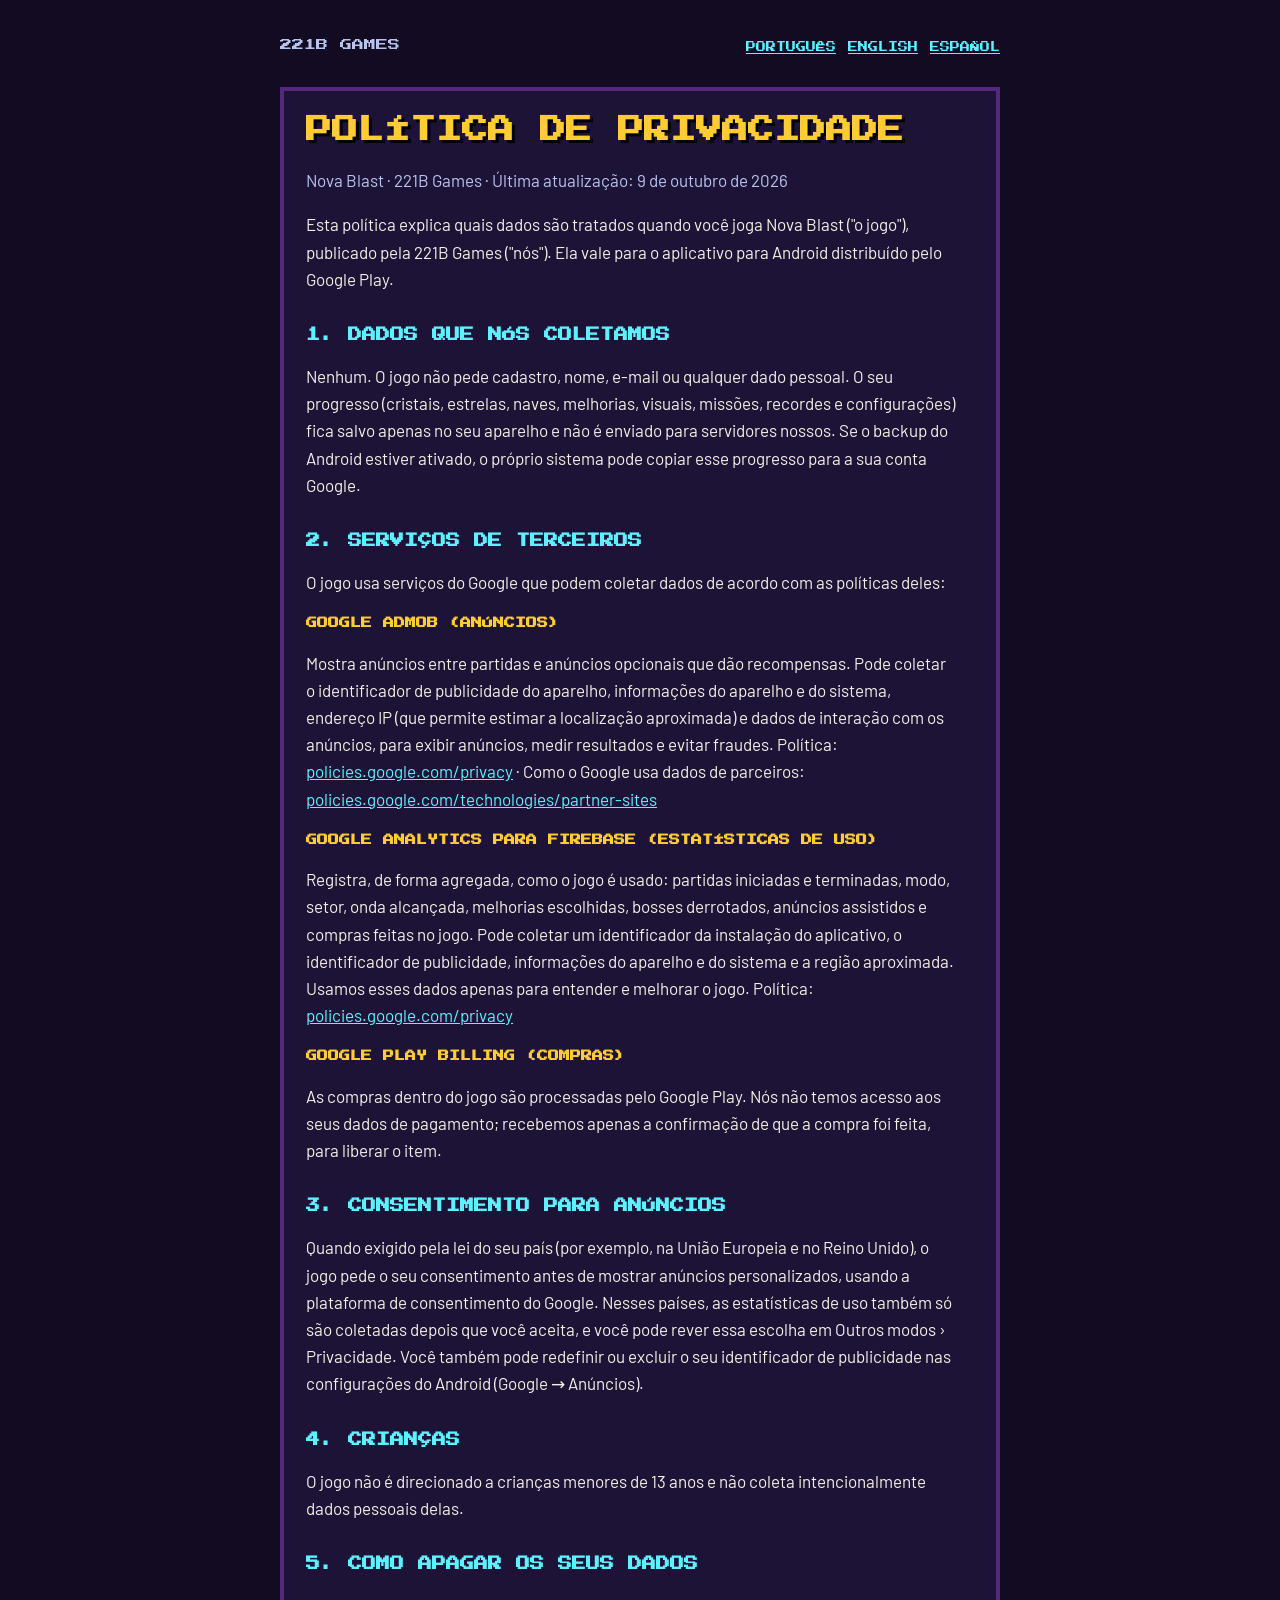
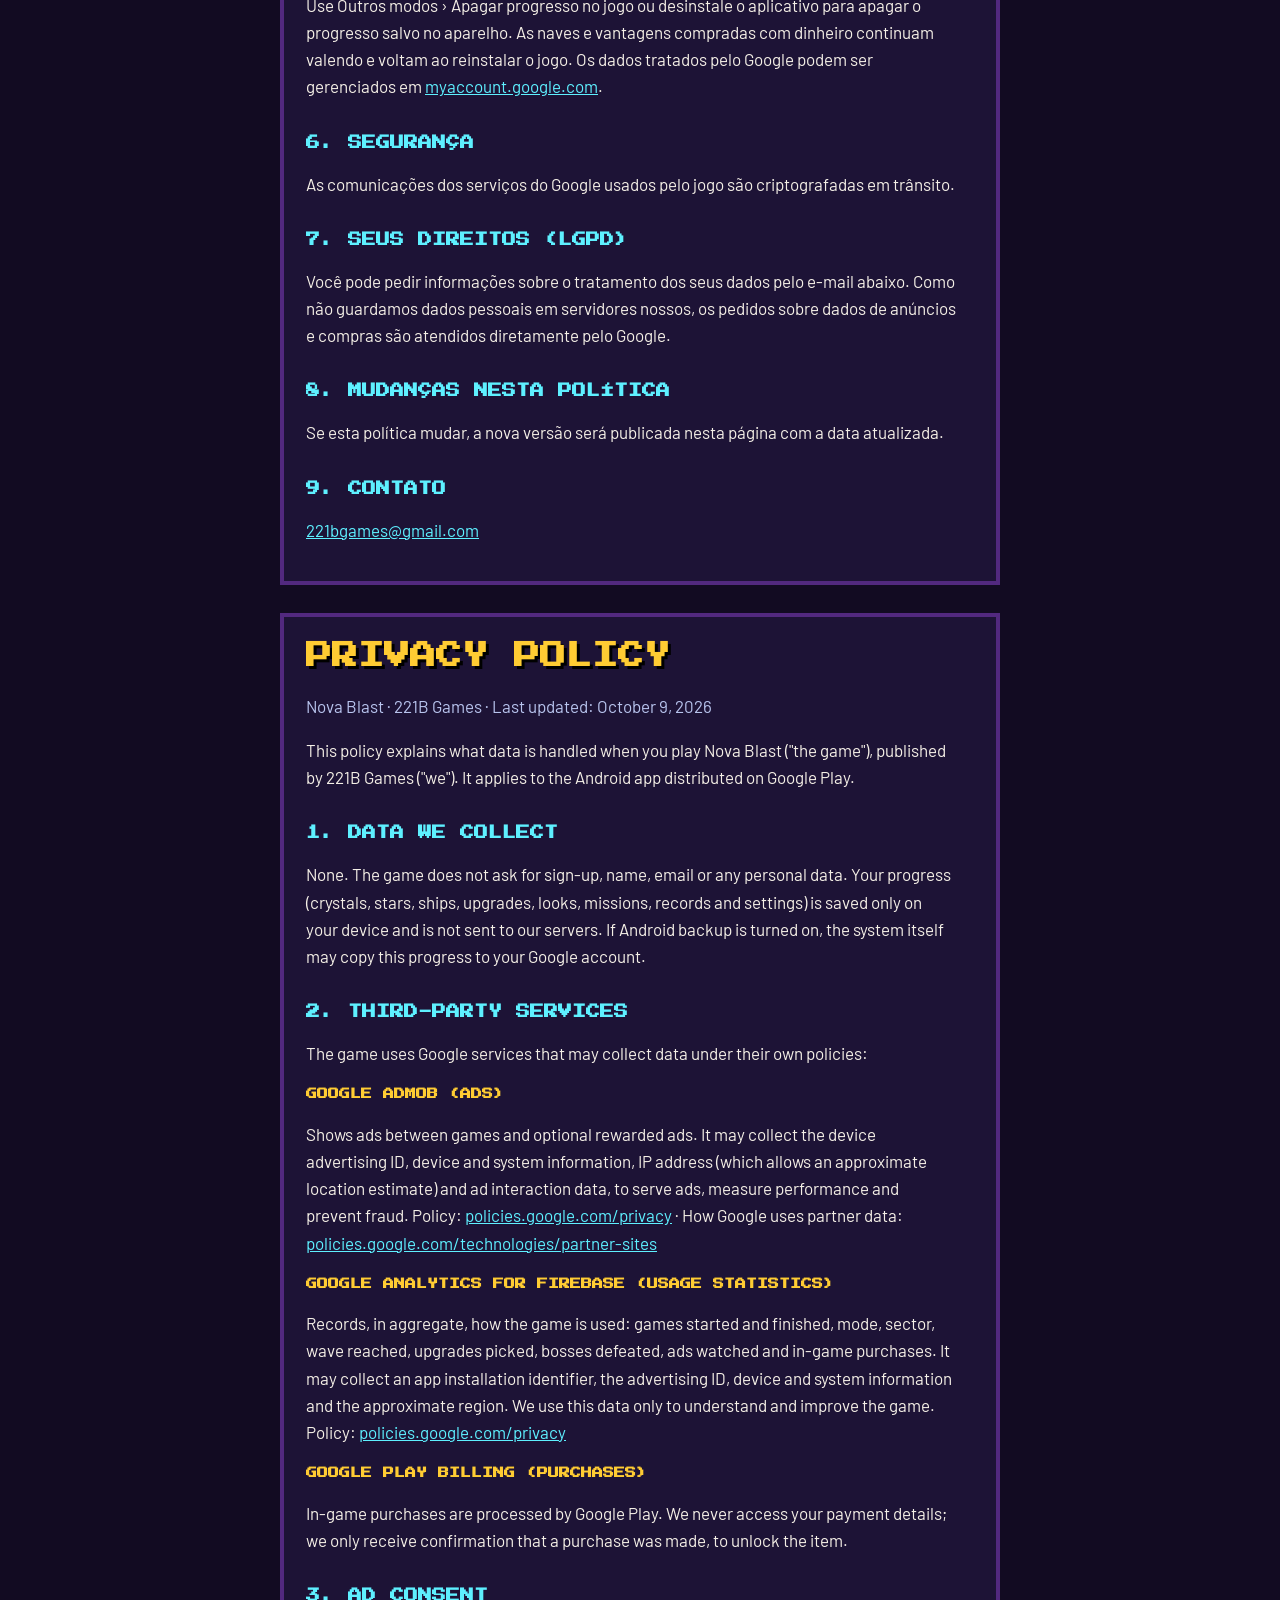
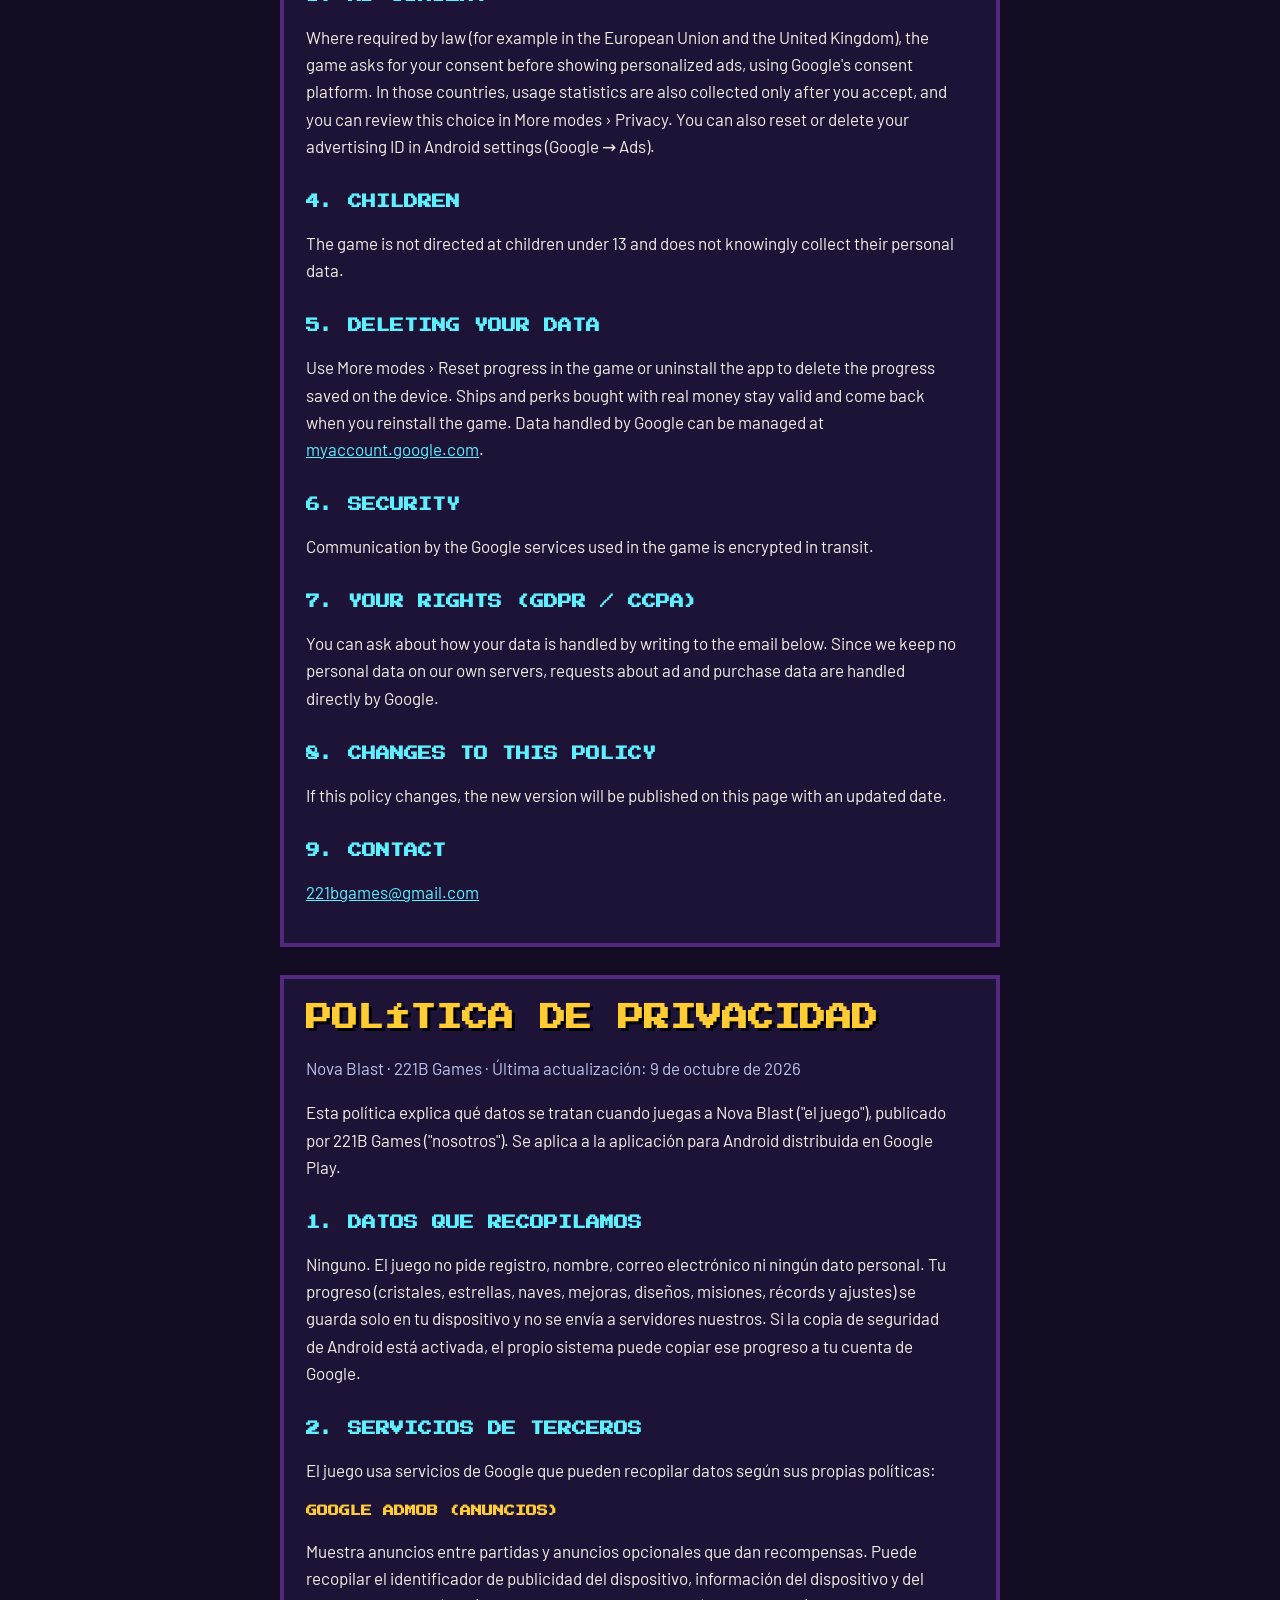
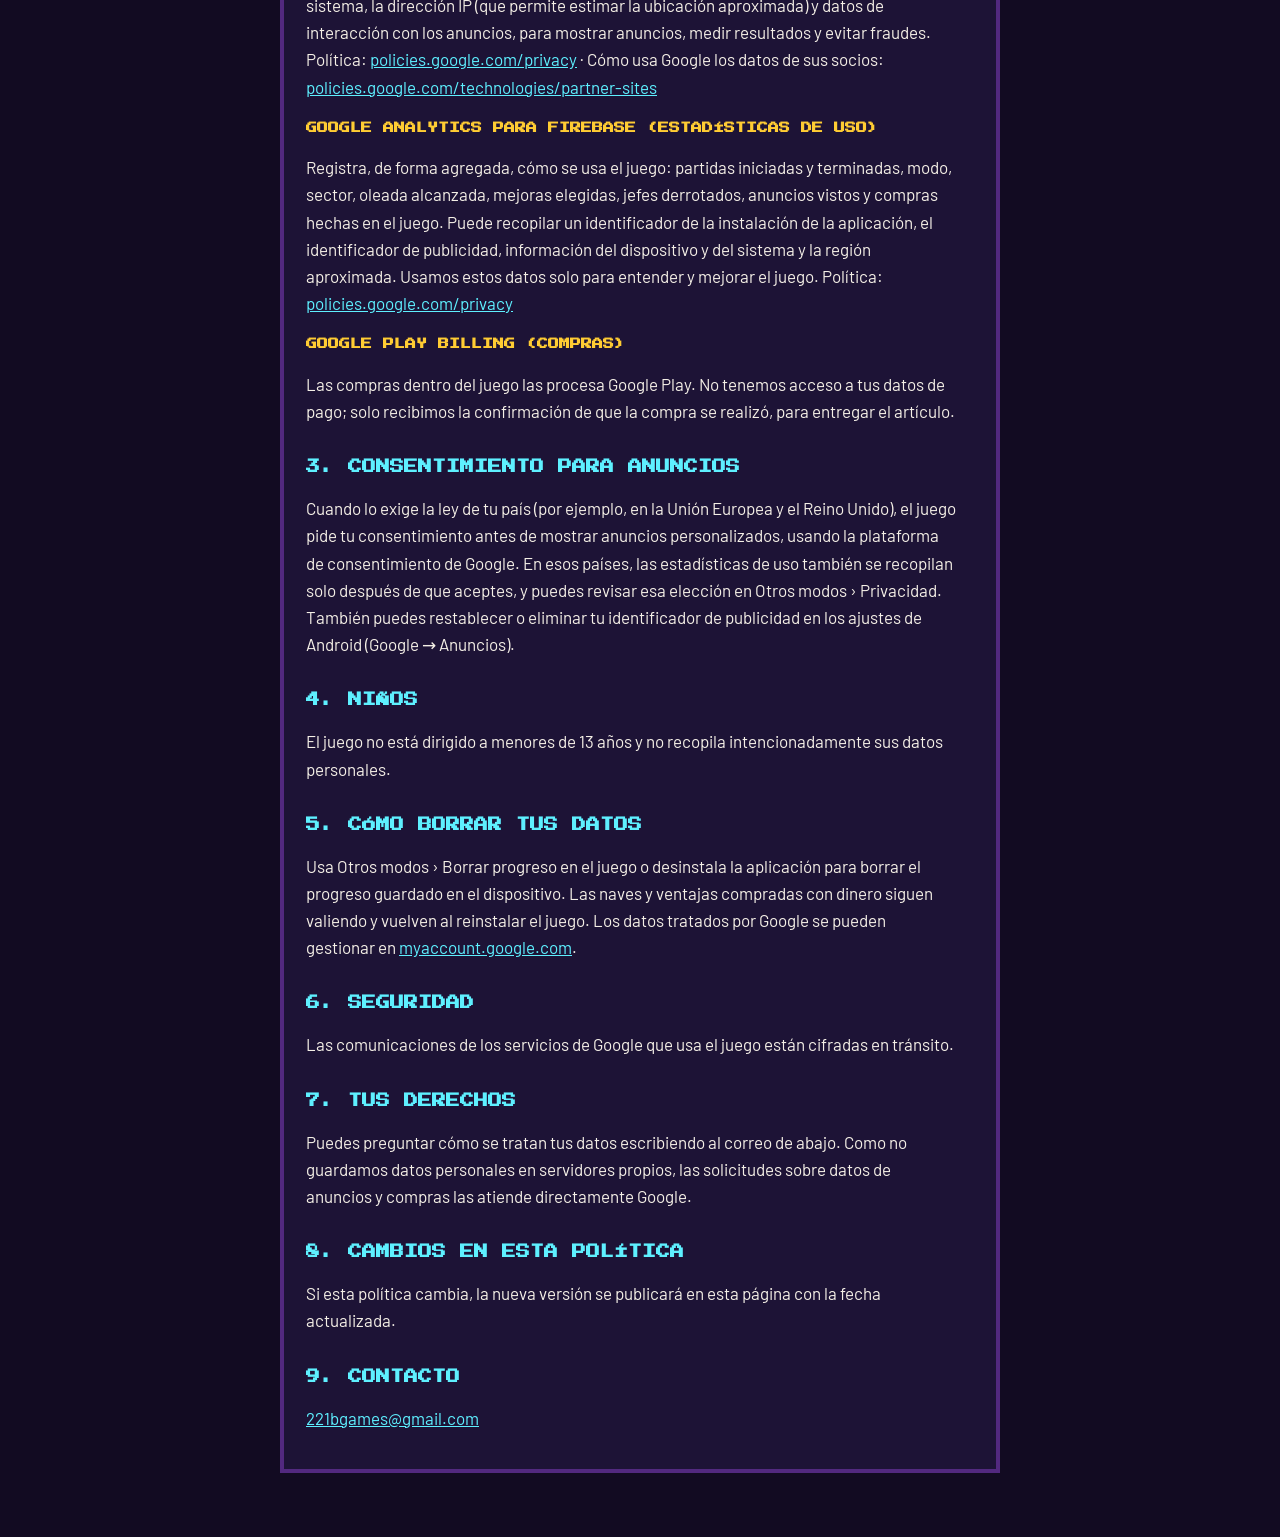
<file: nova-blast/privacidade/index.html>
<!doctype html>
<html lang="pt-BR">
<head>
<meta charset="utf-8">
<meta name="viewport" content="width=device-width, initial-scale=1">
<title>Nova Blast: Política de Privacidade</title>
<meta name="description" content="Política de privacidade do jogo Nova Blast, da 221B Games.">
<link rel="preconnect" href="https://fonts.googleapis.com">
<link rel="stylesheet" href="https://fonts.googleapis.com/css2?family=Press+Start+2P&family=Barlow:wght@400;600&display=swap">
<link rel="stylesheet" href="../../estilo.css">
</head>
<body>
<main>
  <div class="topo">
    <a class="marca" href="../../">221B GAMES</a>
    <span class="idiomas"><a href="#pt">PORTUGUÊS</a><a href="#en">ENGLISH</a><a href="#es">ESPAÑOL</a></span>
  </div>

  <article class="painel" id="pt" lang="pt-BR">
    <h1>POLÍTICA DE PRIVACIDADE</h1>
    <p class="suave">Nova Blast · 221B Games · Última atualização: 9 de outubro de 2026</p>

    <p>Esta política explica quais dados são tratados quando você joga Nova Blast ("o jogo"), publicado pela 221B Games ("nós"). Ela vale para o aplicativo para Android distribuído pelo Google Play.</p>

    <h2>1. DADOS QUE NÓS COLETAMOS</h2>
    <p>Nenhum. O jogo não pede cadastro, nome, e-mail ou qualquer dado pessoal. O seu progresso (cristais, estrelas, naves, melhorias, visuais, missões, recordes e configurações) fica salvo apenas no seu aparelho e não é enviado para servidores nossos. Se o backup do Android estiver ativado, o próprio sistema pode copiar esse progresso para a sua conta Google.</p>

    <h2>2. SERVIÇOS DE TERCEIROS</h2>
    <p>O jogo usa serviços do Google que podem coletar dados de acordo com as políticas deles:</p>
    <h3>GOOGLE ADMOB (ANÚNCIOS)</h3>
    <p>Mostra anúncios entre partidas e anúncios opcionais que dão recompensas. Pode coletar o identificador de publicidade do aparelho, informações do aparelho e do sistema, endereço IP (que permite estimar a localização aproximada) e dados de interação com os anúncios, para exibir anúncios, medir resultados e evitar fraudes. Política: <a href="https://policies.google.com/privacy">policies.google.com/privacy</a> · Como o Google usa dados de parceiros: <a href="https://policies.google.com/technologies/partner-sites">policies.google.com/technologies/partner-sites</a></p>
    <h3>GOOGLE ANALYTICS PARA FIREBASE (ESTATÍSTICAS DE USO)</h3>
    <p>Registra, de forma agregada, como o jogo é usado: partidas iniciadas e terminadas, modo, setor, onda alcançada, melhorias escolhidas, bosses derrotados, anúncios assistidos e compras feitas no jogo. Pode coletar um identificador da instalação do aplicativo, o identificador de publicidade, informações do aparelho e do sistema e a região aproximada. Usamos esses dados apenas para entender e melhorar o jogo. Política: <a href="https://policies.google.com/privacy">policies.google.com/privacy</a></p>
    <h3>GOOGLE PLAY BILLING (COMPRAS)</h3>
    <p>As compras dentro do jogo são processadas pelo Google Play. Nós não temos acesso aos seus dados de pagamento; recebemos apenas a confirmação de que a compra foi feita, para liberar o item.</p>

    <h2>3. CONSENTIMENTO PARA ANÚNCIOS</h2>
    <p>Quando exigido pela lei do seu país (por exemplo, na União Europeia e no Reino Unido), o jogo pede o seu consentimento antes de mostrar anúncios personalizados, usando a plataforma de consentimento do Google. Nesses países, as estatísticas de uso também só são coletadas depois que você aceita, e você pode rever essa escolha em Outros modos › Privacidade. Você também pode redefinir ou excluir o seu identificador de publicidade nas configurações do Android (Google → Anúncios).</p>

    <h2>4. CRIANÇAS</h2>
    <p>O jogo não é direcionado a crianças menores de 13 anos e não coleta intencionalmente dados pessoais delas.</p>

    <h2>5. COMO APAGAR OS SEUS DADOS</h2>
    <p>Use Outros modos › Apagar progresso no jogo ou desinstale o aplicativo para apagar o progresso salvo no aparelho. As naves e vantagens compradas com dinheiro continuam valendo e voltam ao reinstalar o jogo. Os dados tratados pelo Google podem ser gerenciados em <a href="https://myaccount.google.com/">myaccount.google.com</a>.</p>

    <h2>6. SEGURANÇA</h2>
    <p>As comunicações dos serviços do Google usados pelo jogo são criptografadas em trânsito.</p>

    <h2>7. SEUS DIREITOS (LGPD)</h2>
    <p>Você pode pedir informações sobre o tratamento dos seus dados pelo e-mail abaixo. Como não guardamos dados pessoais em servidores nossos, os pedidos sobre dados de anúncios e compras são atendidos diretamente pelo Google.</p>

    <h2>8. MUDANÇAS NESTA POLÍTICA</h2>
    <p>Se esta política mudar, a nova versão será publicada nesta página com a data atualizada.</p>

    <h2>9. CONTATO</h2>
    <p><a href="mailto:221bgames@gmail.com">221bgames@gmail.com</a></p>
  </article>

  <article class="painel" id="en" lang="en">
    <h1>PRIVACY POLICY</h1>
    <p class="suave">Nova Blast · 221B Games · Last updated: October 9, 2026</p>

    <p>This policy explains what data is handled when you play Nova Blast ("the game"), published by 221B Games ("we"). It applies to the Android app distributed on Google Play.</p>

    <h2>1. DATA WE COLLECT</h2>
    <p>None. The game does not ask for sign-up, name, email or any personal data. Your progress (crystals, stars, ships, upgrades, looks, missions, records and settings) is saved only on your device and is not sent to our servers. If Android backup is turned on, the system itself may copy this progress to your Google account.</p>

    <h2>2. THIRD-PARTY SERVICES</h2>
    <p>The game uses Google services that may collect data under their own policies:</p>
    <h3>GOOGLE ADMOB (ADS)</h3>
    <p>Shows ads between games and optional rewarded ads. It may collect the device advertising ID, device and system information, IP address (which allows an approximate location estimate) and ad interaction data, to serve ads, measure performance and prevent fraud. Policy: <a href="https://policies.google.com/privacy">policies.google.com/privacy</a> · How Google uses partner data: <a href="https://policies.google.com/technologies/partner-sites">policies.google.com/technologies/partner-sites</a></p>
    <h3>GOOGLE ANALYTICS FOR FIREBASE (USAGE STATISTICS)</h3>
    <p>Records, in aggregate, how the game is used: games started and finished, mode, sector, wave reached, upgrades picked, bosses defeated, ads watched and in-game purchases. It may collect an app installation identifier, the advertising ID, device and system information and the approximate region. We use this data only to understand and improve the game. Policy: <a href="https://policies.google.com/privacy">policies.google.com/privacy</a></p>
    <h3>GOOGLE PLAY BILLING (PURCHASES)</h3>
    <p>In-game purchases are processed by Google Play. We never access your payment details; we only receive confirmation that a purchase was made, to unlock the item.</p>

    <h2>3. AD CONSENT</h2>
    <p>Where required by law (for example in the European Union and the United Kingdom), the game asks for your consent before showing personalized ads, using Google's consent platform. In those countries, usage statistics are also collected only after you accept, and you can review this choice in More modes › Privacy. You can also reset or delete your advertising ID in Android settings (Google → Ads).</p>

    <h2>4. CHILDREN</h2>
    <p>The game is not directed at children under 13 and does not knowingly collect their personal data.</p>

    <h2>5. DELETING YOUR DATA</h2>
    <p>Use More modes › Reset progress in the game or uninstall the app to delete the progress saved on the device. Ships and perks bought with real money stay valid and come back when you reinstall the game. Data handled by Google can be managed at <a href="https://myaccount.google.com/">myaccount.google.com</a>.</p>

    <h2>6. SECURITY</h2>
    <p>Communication by the Google services used in the game is encrypted in transit.</p>

    <h2>7. YOUR RIGHTS (GDPR / CCPA)</h2>
    <p>You can ask about how your data is handled by writing to the email below. Since we keep no personal data on our own servers, requests about ad and purchase data are handled directly by Google.</p>

    <h2>8. CHANGES TO THIS POLICY</h2>
    <p>If this policy changes, the new version will be published on this page with an updated date.</p>

    <h2>9. CONTACT</h2>
    <p><a href="mailto:221bgames@gmail.com">221bgames@gmail.com</a></p>
  </article>

  <article class="painel" id="es" lang="es">
    <h1>POLÍTICA DE PRIVACIDAD</h1>
    <p class="suave">Nova Blast · 221B Games · Última actualización: 9 de octubre de 2026</p>

    <p>Esta política explica qué datos se tratan cuando juegas a Nova Blast ("el juego"), publicado por 221B Games ("nosotros"). Se aplica a la aplicación para Android distribuida en Google Play.</p>

    <h2>1. DATOS QUE RECOPILAMOS</h2>
    <p>Ninguno. El juego no pide registro, nombre, correo electrónico ni ningún dato personal. Tu progreso (cristales, estrellas, naves, mejoras, diseños, misiones, récords y ajustes) se guarda solo en tu dispositivo y no se envía a servidores nuestros. Si la copia de seguridad de Android está activada, el propio sistema puede copiar ese progreso a tu cuenta de Google.</p>

    <h2>2. SERVICIOS DE TERCEROS</h2>
    <p>El juego usa servicios de Google que pueden recopilar datos según sus propias políticas:</p>
    <h3>GOOGLE ADMOB (ANUNCIOS)</h3>
    <p>Muestra anuncios entre partidas y anuncios opcionales que dan recompensas. Puede recopilar el identificador de publicidad del dispositivo, información del dispositivo y del sistema, la dirección IP (que permite estimar la ubicación aproximada) y datos de interacción con los anuncios, para mostrar anuncios, medir resultados y evitar fraudes. Política: <a href="https://policies.google.com/privacy">policies.google.com/privacy</a> · Cómo usa Google los datos de sus socios: <a href="https://policies.google.com/technologies/partner-sites">policies.google.com/technologies/partner-sites</a></p>
    <h3>GOOGLE ANALYTICS PARA FIREBASE (ESTADÍSTICAS DE USO)</h3>
    <p>Registra, de forma agregada, cómo se usa el juego: partidas iniciadas y terminadas, modo, sector, oleada alcanzada, mejoras elegidas, jefes derrotados, anuncios vistos y compras hechas en el juego. Puede recopilar un identificador de la instalación de la aplicación, el identificador de publicidad, información del dispositivo y del sistema y la región aproximada. Usamos estos datos solo para entender y mejorar el juego. Política: <a href="https://policies.google.com/privacy">policies.google.com/privacy</a></p>
    <h3>GOOGLE PLAY BILLING (COMPRAS)</h3>
    <p>Las compras dentro del juego las procesa Google Play. No tenemos acceso a tus datos de pago; solo recibimos la confirmación de que la compra se realizó, para entregar el artículo.</p>

    <h2>3. CONSENTIMIENTO PARA ANUNCIOS</h2>
    <p>Cuando lo exige la ley de tu país (por ejemplo, en la Unión Europea y el Reino Unido), el juego pide tu consentimiento antes de mostrar anuncios personalizados, usando la plataforma de consentimiento de Google. En esos países, las estadísticas de uso también se recopilan solo después de que aceptes, y puedes revisar esa elección en Otros modos › Privacidad. También puedes restablecer o eliminar tu identificador de publicidad en los ajustes de Android (Google → Anuncios).</p>

    <h2>4. NIÑOS</h2>
    <p>El juego no está dirigido a menores de 13 años y no recopila intencionadamente sus datos personales.</p>

    <h2>5. CÓMO BORRAR TUS DATOS</h2>
    <p>Usa Otros modos › Borrar progreso en el juego o desinstala la aplicación para borrar el progreso guardado en el dispositivo. Las naves y ventajas compradas con dinero siguen valiendo y vuelven al reinstalar el juego. Los datos tratados por Google se pueden gestionar en <a href="https://myaccount.google.com/">myaccount.google.com</a>.</p>

    <h2>6. SEGURIDAD</h2>
    <p>Las comunicaciones de los servicios de Google que usa el juego están cifradas en tránsito.</p>

    <h2>7. TUS DERECHOS</h2>
    <p>Puedes preguntar cómo se tratan tus datos escribiendo al correo de abajo. Como no guardamos datos personales en servidores propios, las solicitudes sobre datos de anuncios y compras las atiende directamente Google.</p>

    <h2>8. CAMBIOS EN ESTA POLÍTICA</h2>
    <p>Si esta política cambia, la nueva versión se publicará en esta página con la fecha actualizada.</p>

    <h2>9. CONTACTO</h2>
    <p><a href="mailto:221bgames@gmail.com">221bgames@gmail.com</a></p>
  </article>
</main>
</body>
</html>
</file>
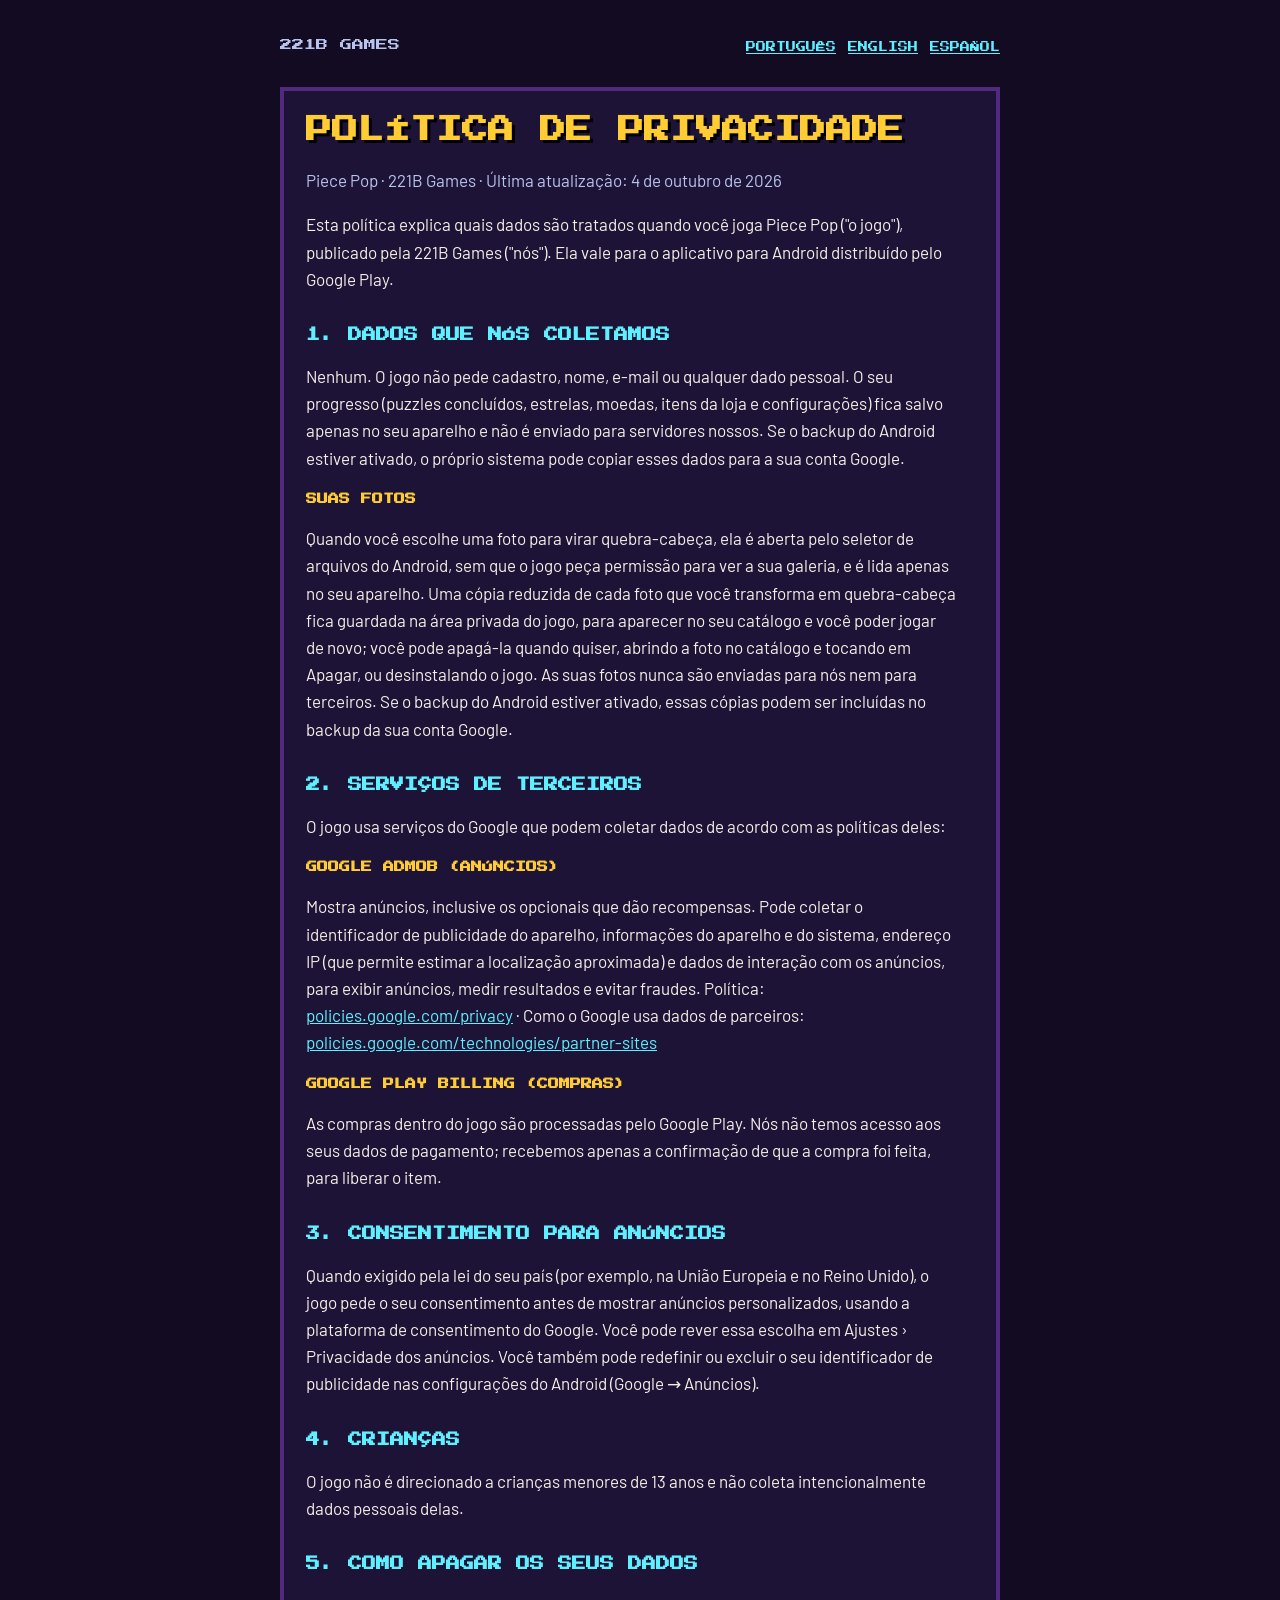
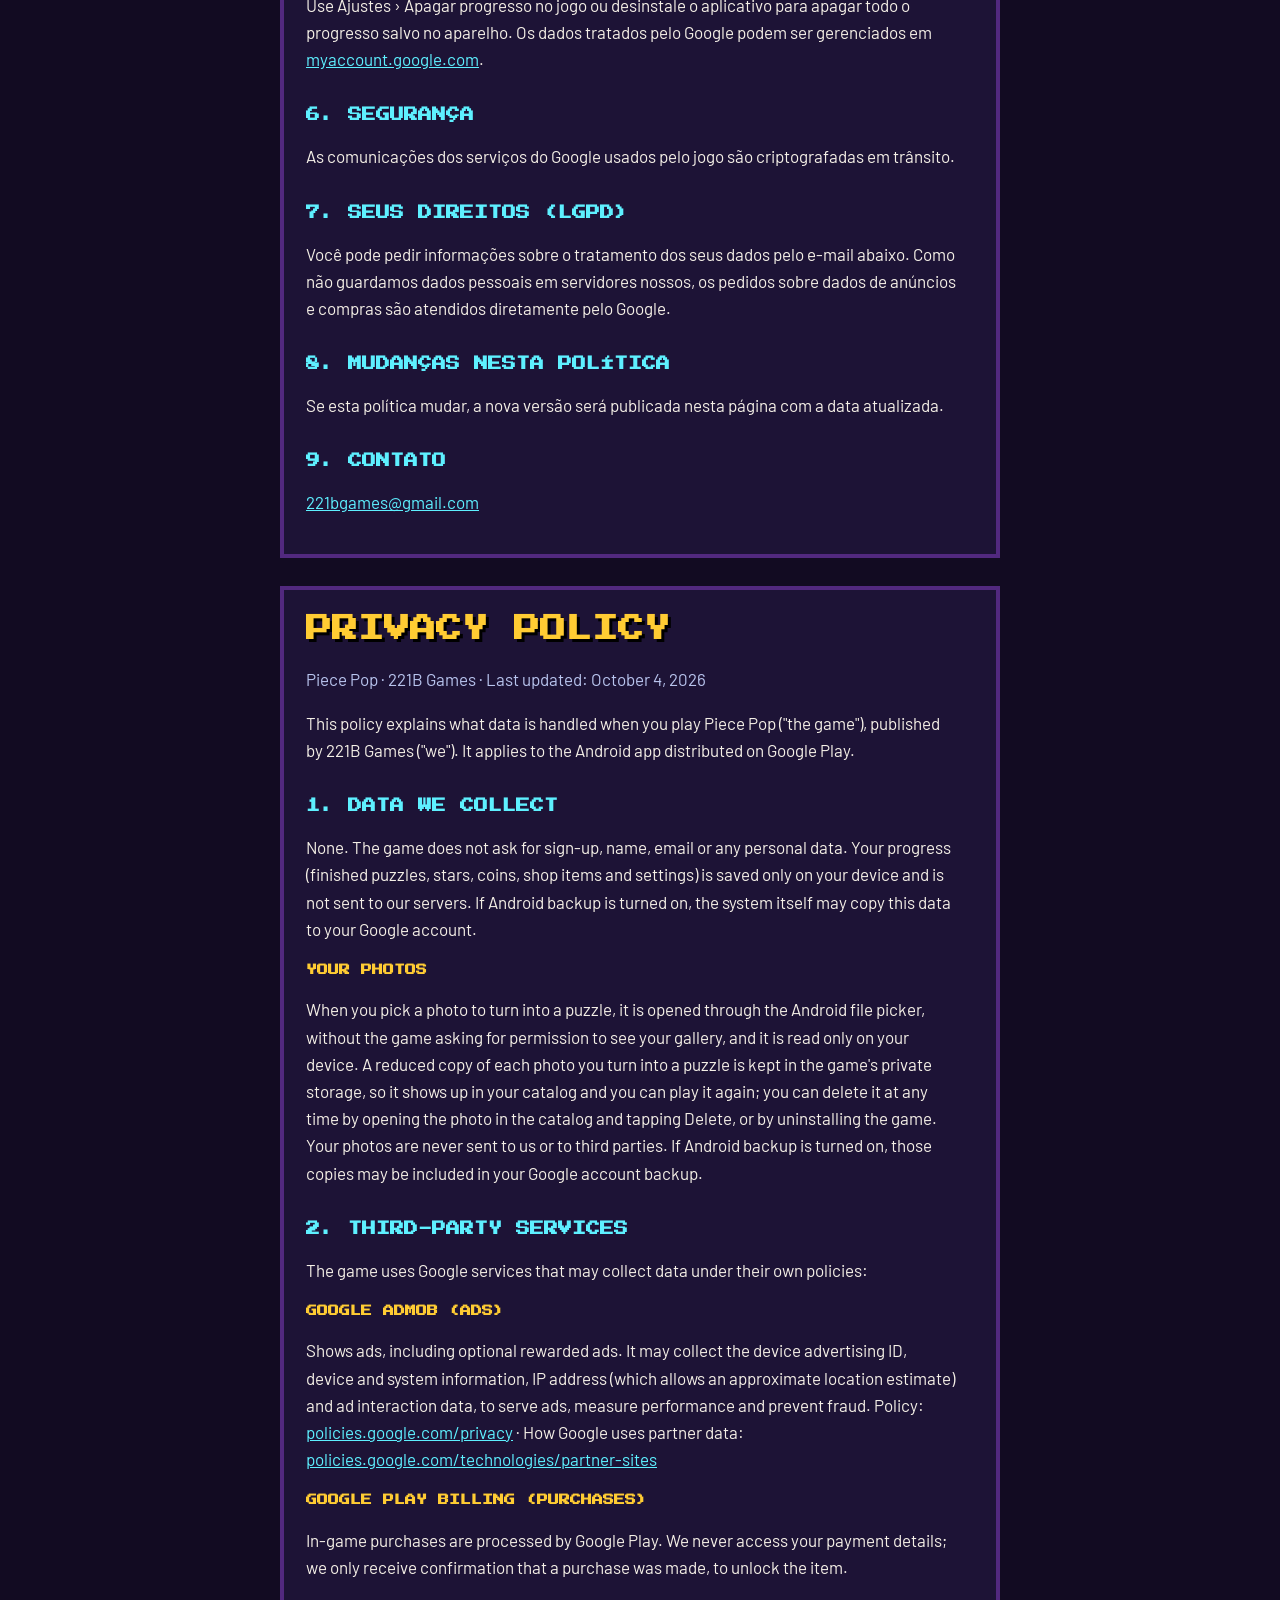
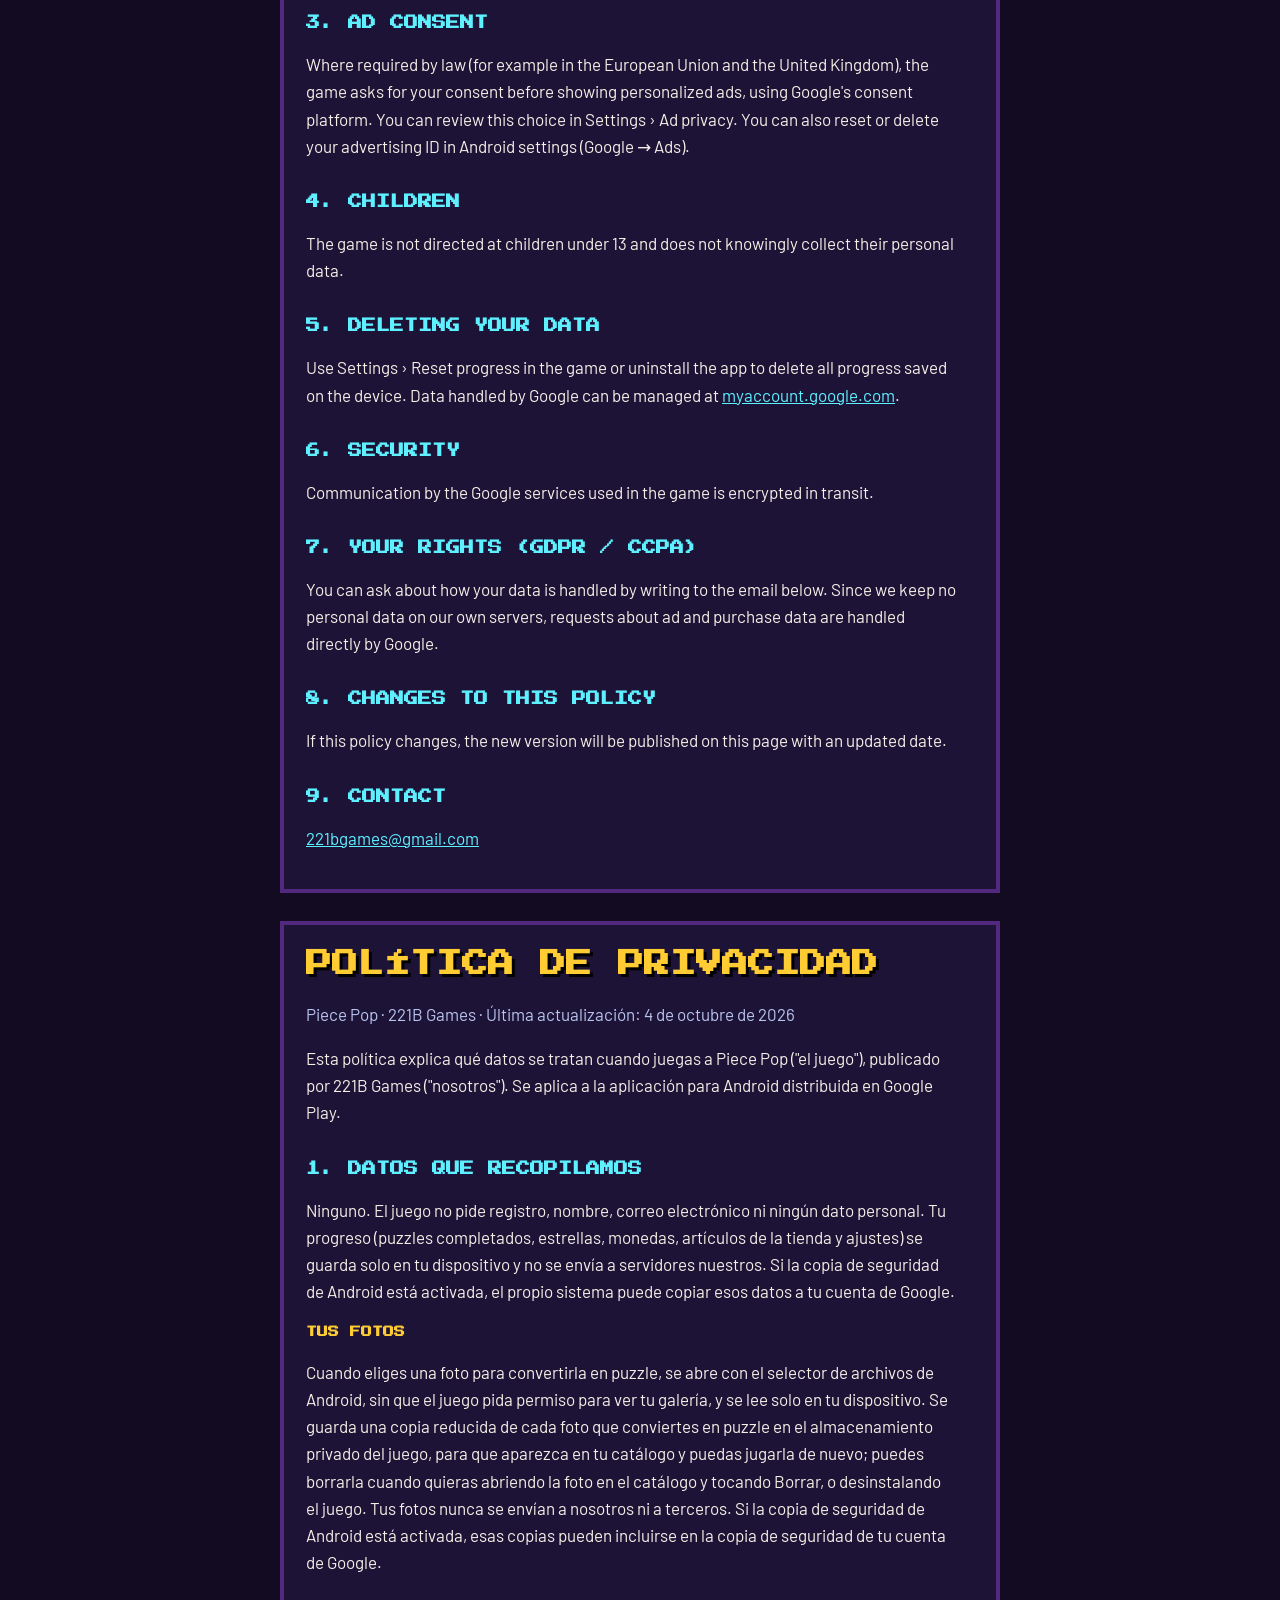
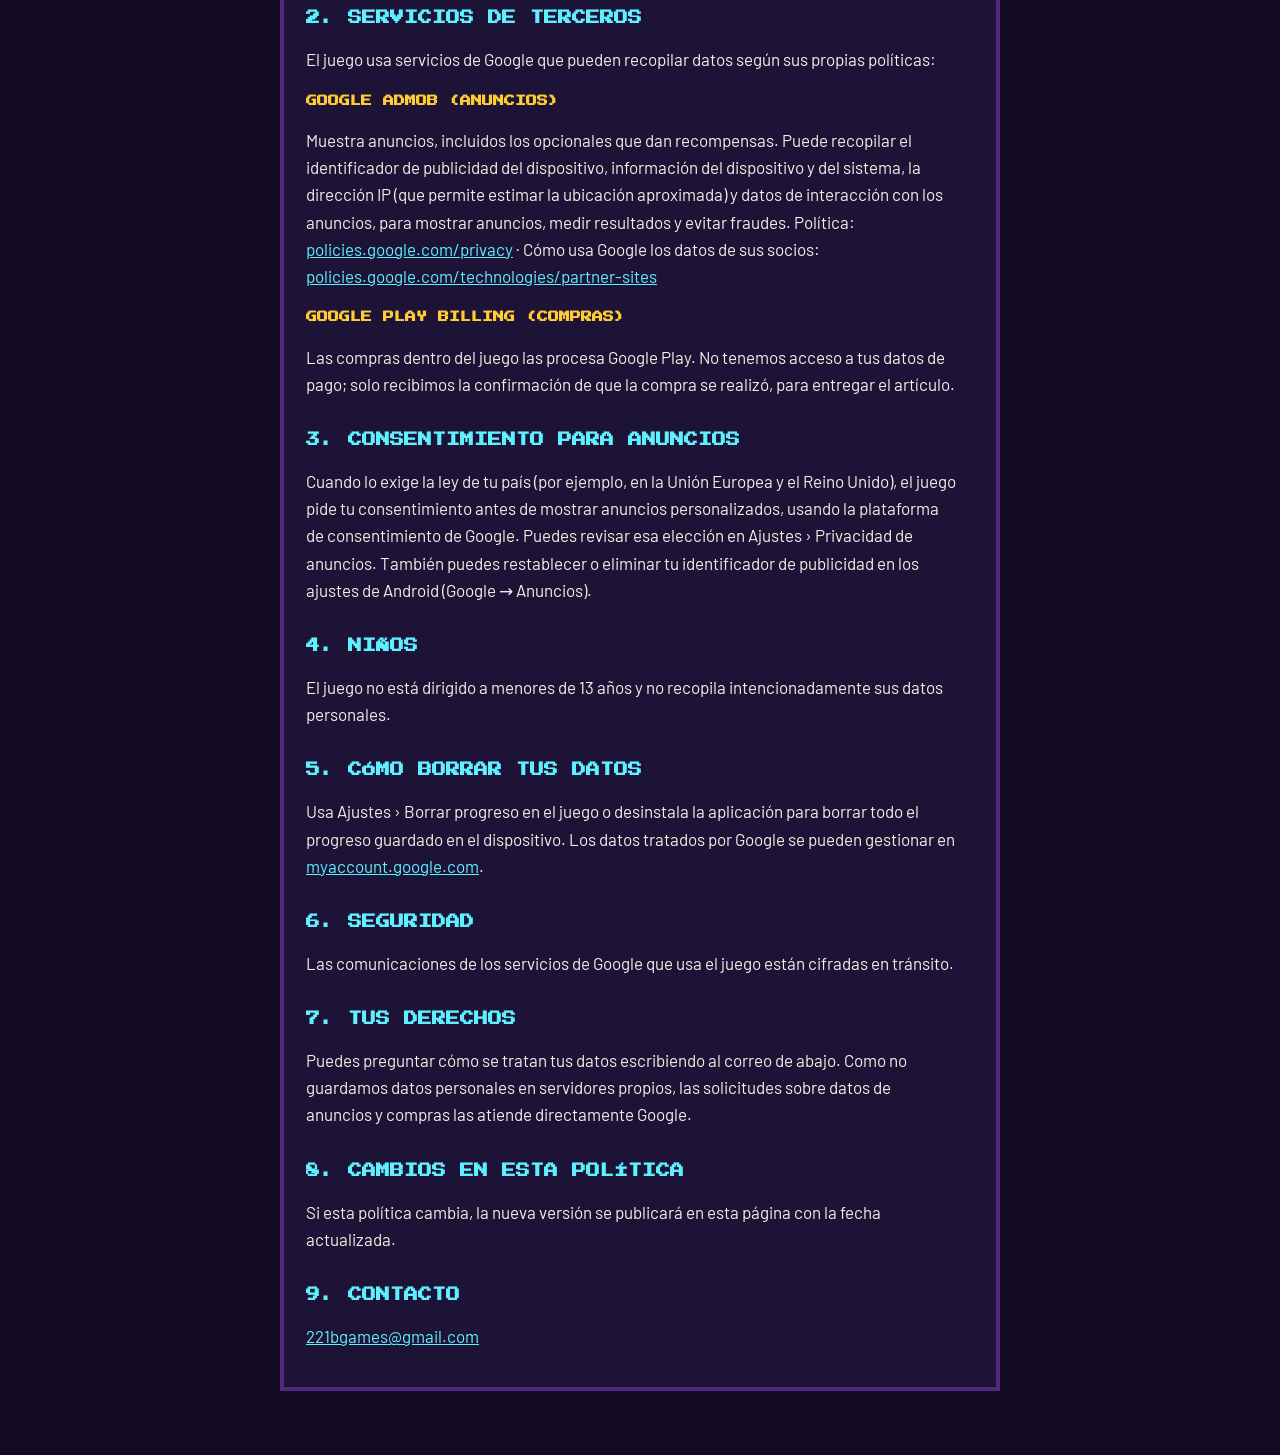
<file: piece-pop/privacidade/index.html>
<!doctype html>
<html lang="pt-BR">
<head>
<meta charset="utf-8">
<meta name="viewport" content="width=device-width, initial-scale=1">
<title>Piece Pop: Política de Privacidade</title>
<meta name="description" content="Política de privacidade do jogo Piece Pop, da 221B Games.">
<link rel="preconnect" href="https://fonts.googleapis.com">
<link rel="stylesheet" href="https://fonts.googleapis.com/css2?family=Press+Start+2P&family=Barlow:wght@400;600&display=swap">
<link rel="stylesheet" href="../../estilo.css">
</head>
<body>
<main>
  <div class="topo">
    <a class="marca" href="../../">221B GAMES</a>
    <span class="idiomas"><a href="#pt">PORTUGUÊS</a><a href="#en">ENGLISH</a><a href="#es">ESPAÑOL</a></span>
  </div>

  <article class="painel" id="pt" lang="pt-BR">
    <h1>POLÍTICA DE PRIVACIDADE</h1>
    <p class="suave">Piece Pop · 221B Games · Última atualização: 4 de outubro de 2026</p>

    <p>Esta política explica quais dados são tratados quando você joga Piece Pop ("o jogo"), publicado pela 221B Games ("nós"). Ela vale para o aplicativo para Android distribuído pelo Google Play.</p>

    <h2>1. DADOS QUE NÓS COLETAMOS</h2>
    <p>Nenhum. O jogo não pede cadastro, nome, e-mail ou qualquer dado pessoal. O seu progresso (puzzles concluídos, estrelas, moedas, itens da loja e configurações) fica salvo apenas no seu aparelho e não é enviado para servidores nossos. Se o backup do Android estiver ativado, o próprio sistema pode copiar esses dados para a sua conta Google.</p>

    <h3>SUAS FOTOS</h3>
    <p>Quando você escolhe uma foto para virar quebra-cabeça, ela é aberta pelo seletor de arquivos do Android, sem que o jogo peça permissão para ver a sua galeria, e é lida apenas no seu aparelho. Uma cópia reduzida de cada foto que você transforma em quebra-cabeça fica guardada na área privada do jogo, para aparecer no seu catálogo e você poder jogar de novo; você pode apagá-la quando quiser, abrindo a foto no catálogo e tocando em Apagar, ou desinstalando o jogo. As suas fotos nunca são enviadas para nós nem para terceiros. Se o backup do Android estiver ativado, essas cópias podem ser incluídas no backup da sua conta Google.</p>

    <h2>2. SERVIÇOS DE TERCEIROS</h2>
    <p>O jogo usa serviços do Google que podem coletar dados de acordo com as políticas deles:</p>
    <h3>GOOGLE ADMOB (ANÚNCIOS)</h3>
    <p>Mostra anúncios, inclusive os opcionais que dão recompensas. Pode coletar o identificador de publicidade do aparelho, informações do aparelho e do sistema, endereço IP (que permite estimar a localização aproximada) e dados de interação com os anúncios, para exibir anúncios, medir resultados e evitar fraudes. Política: <a href="https://policies.google.com/privacy">policies.google.com/privacy</a> · Como o Google usa dados de parceiros: <a href="https://policies.google.com/technologies/partner-sites">policies.google.com/technologies/partner-sites</a></p>
    <h3>GOOGLE PLAY BILLING (COMPRAS)</h3>
    <p>As compras dentro do jogo são processadas pelo Google Play. Nós não temos acesso aos seus dados de pagamento; recebemos apenas a confirmação de que a compra foi feita, para liberar o item.</p>

    <h2>3. CONSENTIMENTO PARA ANÚNCIOS</h2>
    <p>Quando exigido pela lei do seu país (por exemplo, na União Europeia e no Reino Unido), o jogo pede o seu consentimento antes de mostrar anúncios personalizados, usando a plataforma de consentimento do Google. Você pode rever essa escolha em Ajustes › Privacidade dos anúncios. Você também pode redefinir ou excluir o seu identificador de publicidade nas configurações do Android (Google → Anúncios).</p>

    <h2>4. CRIANÇAS</h2>
    <p>O jogo não é direcionado a crianças menores de 13 anos e não coleta intencionalmente dados pessoais delas.</p>

    <h2>5. COMO APAGAR OS SEUS DADOS</h2>
    <p>Use Ajustes › Apagar progresso no jogo ou desinstale o aplicativo para apagar todo o progresso salvo no aparelho. Os dados tratados pelo Google podem ser gerenciados em <a href="https://myaccount.google.com/">myaccount.google.com</a>.</p>

    <h2>6. SEGURANÇA</h2>
    <p>As comunicações dos serviços do Google usados pelo jogo são criptografadas em trânsito.</p>

    <h2>7. SEUS DIREITOS (LGPD)</h2>
    <p>Você pode pedir informações sobre o tratamento dos seus dados pelo e-mail abaixo. Como não guardamos dados pessoais em servidores nossos, os pedidos sobre dados de anúncios e compras são atendidos diretamente pelo Google.</p>

    <h2>8. MUDANÇAS NESTA POLÍTICA</h2>
    <p>Se esta política mudar, a nova versão será publicada nesta página com a data atualizada.</p>

    <h2>9. CONTATO</h2>
    <p><a href="mailto:221bgames@gmail.com">221bgames@gmail.com</a></p>
  </article>

  <article class="painel" id="en" lang="en">
    <h1>PRIVACY POLICY</h1>
    <p class="suave">Piece Pop · 221B Games · Last updated: October 4, 2026</p>

    <p>This policy explains what data is handled when you play Piece Pop ("the game"), published by 221B Games ("we"). It applies to the Android app distributed on Google Play.</p>

    <h2>1. DATA WE COLLECT</h2>
    <p>None. The game does not ask for sign-up, name, email or any personal data. Your progress (finished puzzles, stars, coins, shop items and settings) is saved only on your device and is not sent to our servers. If Android backup is turned on, the system itself may copy this data to your Google account.</p>

    <h3>YOUR PHOTOS</h3>
    <p>When you pick a photo to turn into a puzzle, it is opened through the Android file picker, without the game asking for permission to see your gallery, and it is read only on your device. A reduced copy of each photo you turn into a puzzle is kept in the game's private storage, so it shows up in your catalog and you can play it again; you can delete it at any time by opening the photo in the catalog and tapping Delete, or by uninstalling the game. Your photos are never sent to us or to third parties. If Android backup is turned on, those copies may be included in your Google account backup.</p>

    <h2>2. THIRD-PARTY SERVICES</h2>
    <p>The game uses Google services that may collect data under their own policies:</p>
    <h3>GOOGLE ADMOB (ADS)</h3>
    <p>Shows ads, including optional rewarded ads. It may collect the device advertising ID, device and system information, IP address (which allows an approximate location estimate) and ad interaction data, to serve ads, measure performance and prevent fraud. Policy: <a href="https://policies.google.com/privacy">policies.google.com/privacy</a> · How Google uses partner data: <a href="https://policies.google.com/technologies/partner-sites">policies.google.com/technologies/partner-sites</a></p>
    <h3>GOOGLE PLAY BILLING (PURCHASES)</h3>
    <p>In-game purchases are processed by Google Play. We never access your payment details; we only receive confirmation that a purchase was made, to unlock the item.</p>

    <h2>3. AD CONSENT</h2>
    <p>Where required by law (for example in the European Union and the United Kingdom), the game asks for your consent before showing personalized ads, using Google's consent platform. You can review this choice in Settings › Ad privacy. You can also reset or delete your advertising ID in Android settings (Google → Ads).</p>

    <h2>4. CHILDREN</h2>
    <p>The game is not directed at children under 13 and does not knowingly collect their personal data.</p>

    <h2>5. DELETING YOUR DATA</h2>
    <p>Use Settings › Reset progress in the game or uninstall the app to delete all progress saved on the device. Data handled by Google can be managed at <a href="https://myaccount.google.com/">myaccount.google.com</a>.</p>

    <h2>6. SECURITY</h2>
    <p>Communication by the Google services used in the game is encrypted in transit.</p>

    <h2>7. YOUR RIGHTS (GDPR / CCPA)</h2>
    <p>You can ask about how your data is handled by writing to the email below. Since we keep no personal data on our own servers, requests about ad and purchase data are handled directly by Google.</p>

    <h2>8. CHANGES TO THIS POLICY</h2>
    <p>If this policy changes, the new version will be published on this page with an updated date.</p>

    <h2>9. CONTACT</h2>
    <p><a href="mailto:221bgames@gmail.com">221bgames@gmail.com</a></p>
  </article>

  <article class="painel" id="es" lang="es">
    <h1>POLÍTICA DE PRIVACIDAD</h1>
    <p class="suave">Piece Pop · 221B Games · Última actualización: 4 de octubre de 2026</p>

    <p>Esta política explica qué datos se tratan cuando juegas a Piece Pop ("el juego"), publicado por 221B Games ("nosotros"). Se aplica a la aplicación para Android distribuida en Google Play.</p>

    <h2>1. DATOS QUE RECOPILAMOS</h2>
    <p>Ninguno. El juego no pide registro, nombre, correo electrónico ni ningún dato personal. Tu progreso (puzzles completados, estrellas, monedas, artículos de la tienda y ajustes) se guarda solo en tu dispositivo y no se envía a servidores nuestros. Si la copia de seguridad de Android está activada, el propio sistema puede copiar esos datos a tu cuenta de Google.</p>

    <h3>TUS FOTOS</h3>
    <p>Cuando eliges una foto para convertirla en puzzle, se abre con el selector de archivos de Android, sin que el juego pida permiso para ver tu galería, y se lee solo en tu dispositivo. Se guarda una copia reducida de cada foto que conviertes en puzzle en el almacenamiento privado del juego, para que aparezca en tu catálogo y puedas jugarla de nuevo; puedes borrarla cuando quieras abriendo la foto en el catálogo y tocando Borrar, o desinstalando el juego. Tus fotos nunca se envían a nosotros ni a terceros. Si la copia de seguridad de Android está activada, esas copias pueden incluirse en la copia de seguridad de tu cuenta de Google.</p>

    <h2>2. SERVICIOS DE TERCEROS</h2>
    <p>El juego usa servicios de Google que pueden recopilar datos según sus propias políticas:</p>
    <h3>GOOGLE ADMOB (ANUNCIOS)</h3>
    <p>Muestra anuncios, incluidos los opcionales que dan recompensas. Puede recopilar el identificador de publicidad del dispositivo, información del dispositivo y del sistema, la dirección IP (que permite estimar la ubicación aproximada) y datos de interacción con los anuncios, para mostrar anuncios, medir resultados y evitar fraudes. Política: <a href="https://policies.google.com/privacy">policies.google.com/privacy</a> · Cómo usa Google los datos de sus socios: <a href="https://policies.google.com/technologies/partner-sites">policies.google.com/technologies/partner-sites</a></p>
    <h3>GOOGLE PLAY BILLING (COMPRAS)</h3>
    <p>Las compras dentro del juego las procesa Google Play. No tenemos acceso a tus datos de pago; solo recibimos la confirmación de que la compra se realizó, para entregar el artículo.</p>

    <h2>3. CONSENTIMIENTO PARA ANUNCIOS</h2>
    <p>Cuando lo exige la ley de tu país (por ejemplo, en la Unión Europea y el Reino Unido), el juego pide tu consentimiento antes de mostrar anuncios personalizados, usando la plataforma de consentimiento de Google. Puedes revisar esa elección en Ajustes › Privacidad de anuncios. También puedes restablecer o eliminar tu identificador de publicidad en los ajustes de Android (Google → Anuncios).</p>

    <h2>4. NIÑOS</h2>
    <p>El juego no está dirigido a menores de 13 años y no recopila intencionadamente sus datos personales.</p>

    <h2>5. CÓMO BORRAR TUS DATOS</h2>
    <p>Usa Ajustes › Borrar progreso en el juego o desinstala la aplicación para borrar todo el progreso guardado en el dispositivo. Los datos tratados por Google se pueden gestionar en <a href="https://myaccount.google.com/">myaccount.google.com</a>.</p>

    <h2>6. SEGURIDAD</h2>
    <p>Las comunicaciones de los servicios de Google que usa el juego están cifradas en tránsito.</p>

    <h2>7. TUS DERECHOS</h2>
    <p>Puedes preguntar cómo se tratan tus datos escribiendo al correo de abajo. Como no guardamos datos personales en servidores propios, las solicitudes sobre datos de anuncios y compras las atiende directamente Google.</p>

    <h2>8. CAMBIOS EN ESTA POLÍTICA</h2>
    <p>Si esta política cambia, la nueva versión se publicará en esta página con la fecha actualizada.</p>

    <h2>9. CONTACTO</h2>
    <p><a href="mailto:221bgames@gmail.com">221bgames@gmail.com</a></p>
  </article>
</main>
</body>
</html>
</file>
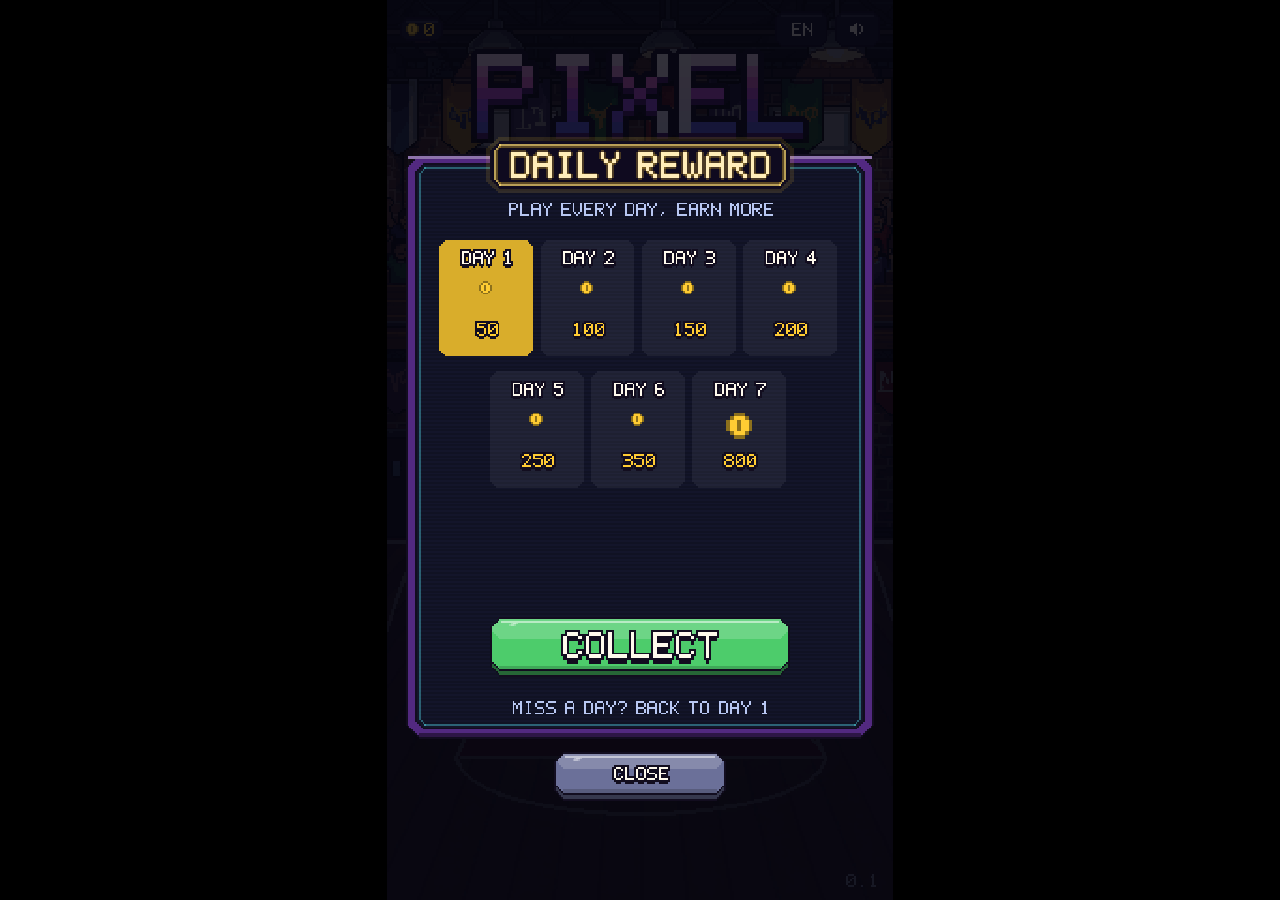
<file: pixel-hoops/jogar/index.html>
<!DOCTYPE html>
<html lang="en">
	<head>
		<meta charset="utf-8">
		<meta name="viewport" content="width=device-width, user-scalable=no, initial-scale=1.0">
		<title>Pixel Hoops</title>
		<style>
html, body, #canvas {
	margin: 0;
	padding: 0;
	border: 0;
}

body {
	color: white;
	background-color: black;
	overflow: hidden;
	touch-action: none;
}

#canvas {
	display: block;
}

#canvas:focus {
	outline: none;
}

#status, #status-splash, #status-progress {
	position: absolute;
	left: 0;
	right: 0;
}

#status, #status-splash {
	top: 0;
	bottom: 0;
}

#status {
	background-color: #242424;
	display: flex;
	flex-direction: column;
	justify-content: center;
	align-items: center;
	visibility: hidden;
}

#status-splash {
	max-height: 100%;
	max-width: 100%;
	margin: auto;
}

#status-splash.show-image--false {
	display: none;
}

#status-splash.fullsize--true {
	height: 100%;
	width: 100%;
	object-fit: contain;
}

#status-splash.use-filter--false {
	image-rendering: pixelated;
}

#status-progress, #status-notice {
	display: none;
}

#status-progress {
	bottom: 10%;
	width: 50%;
	margin: 0 auto;
}

#status-notice {
	background-color: #5b3943;
	border-radius: 0.5rem;
	border: 1px solid #9b3943;
	color: #e0e0e0;
	font-family: 'Noto Sans', 'Droid Sans', Arial, sans-serif;
	line-height: 1.3;
	margin: 0 2rem;
	overflow: hidden;
	padding: 1rem;
	text-align: center;
	z-index: 1;
}
		</style>
		<link id="-gd-engine-icon" rel="icon" type="image/png" href="index.icon.png" />
<link rel="apple-touch-icon" href="index.apple-touch-icon.png"/>

	</head>
	<body>
		<canvas id="canvas">
			Your browser does not support the canvas tag.
		</canvas>

		<noscript>
			Your browser does not support JavaScript.
		</noscript>

		<div id="status">
			<img id="status-splash" class="show-image--true fullsize--true use-filter--true" src="index.png" alt="">
			<progress id="status-progress"></progress>
			<div id="status-notice"></div>
		</div>

		<script src="index.js"></script>
		<script>
const GODOT_CONFIG = {"args":[],"canvasResizePolicy":2,"emscriptenPoolSize":8,"ensureCrossOriginIsolationHeaders":true,"executable":"index","experimentalVK":false,"fileSizes":{"index.pck":7577780,"index.wasm":39514754},"focusCanvas":true,"gdextensionLibs":[],"godotPoolSize":4};
const GODOT_THREADS_ENABLED = false;
const engine = new Engine(GODOT_CONFIG);

(function () {
	const statusOverlay = document.getElementById('status');
	const statusProgress = document.getElementById('status-progress');
	const statusNotice = document.getElementById('status-notice');

	let initializing = true;
	let statusMode = '';

	function setStatusMode(mode) {
		if (statusMode === mode || !initializing) {
			return;
		}
		if (mode === 'hidden') {
			statusOverlay.remove();
			initializing = false;
			return;
		}
		statusOverlay.style.visibility = 'visible';
		statusProgress.style.display = mode === 'progress' ? 'block' : 'none';
		statusNotice.style.display = mode === 'notice' ? 'block' : 'none';
		statusMode = mode;
	}

	function setStatusNotice(text) {
		while (statusNotice.lastChild) {
			statusNotice.removeChild(statusNotice.lastChild);
		}
		const lines = text.split('\n');
		lines.forEach((line) => {
			statusNotice.appendChild(document.createTextNode(line));
			statusNotice.appendChild(document.createElement('br'));
		});
	}

	function displayFailureNotice(err) {
		console.error(err);
		if (err instanceof Error) {
			setStatusNotice(err.message);
		} else if (typeof err === 'string') {
			setStatusNotice(err);
		} else {
			setStatusNotice('An unknown error occurred.');
		}
		setStatusMode('notice');
		initializing = false;
	}

	const missing = Engine.getMissingFeatures({
		threads: GODOT_THREADS_ENABLED,
	});

	if (missing.length !== 0) {
		if (GODOT_CONFIG['serviceWorker'] && GODOT_CONFIG['ensureCrossOriginIsolationHeaders'] && 'serviceWorker' in navigator) {
			let serviceWorkerRegistrationPromise;
			try {
				serviceWorkerRegistrationPromise = navigator.serviceWorker.getRegistration();
			} catch (err) {
				serviceWorkerRegistrationPromise = Promise.reject(new Error('Service worker registration failed.'));
			}
			// There's a chance that installing the service worker would fix the issue
			Promise.race([
				serviceWorkerRegistrationPromise.then((registration) => {
					if (registration != null) {
						return Promise.reject(new Error('Service worker already exists.'));
					}
					return registration;
				}).then(() => engine.installServiceWorker()),
				// For some reason, `getRegistration()` can stall
				new Promise((resolve) => {
					setTimeout(() => resolve(), 2000);
				}),
			]).then(() => {
				// Reload if there was no error.
				window.location.reload();
			}).catch((err) => {
				console.error('Error while registering service worker:', err);
			});
		} else {
			// Display the message as usual
			const missingMsg = 'Error\nThe following features required to run Godot projects on the Web are missing:\n';
			displayFailureNotice(missingMsg + missing.join('\n'));
		}
	} else {
		setStatusMode('progress');
		engine.startGame({
			'onProgress': function (current, total) {
				if (current > 0 && total > 0) {
					statusProgress.value = current;
					statusProgress.max = total;
				} else {
					statusProgress.removeAttribute('value');
					statusProgress.removeAttribute('max');
				}
			},
		}).then(() => {
			setStatusMode('hidden');
		}, displayFailureNotice);
	}
}());
		</script>
	</body>
</html>
</file>
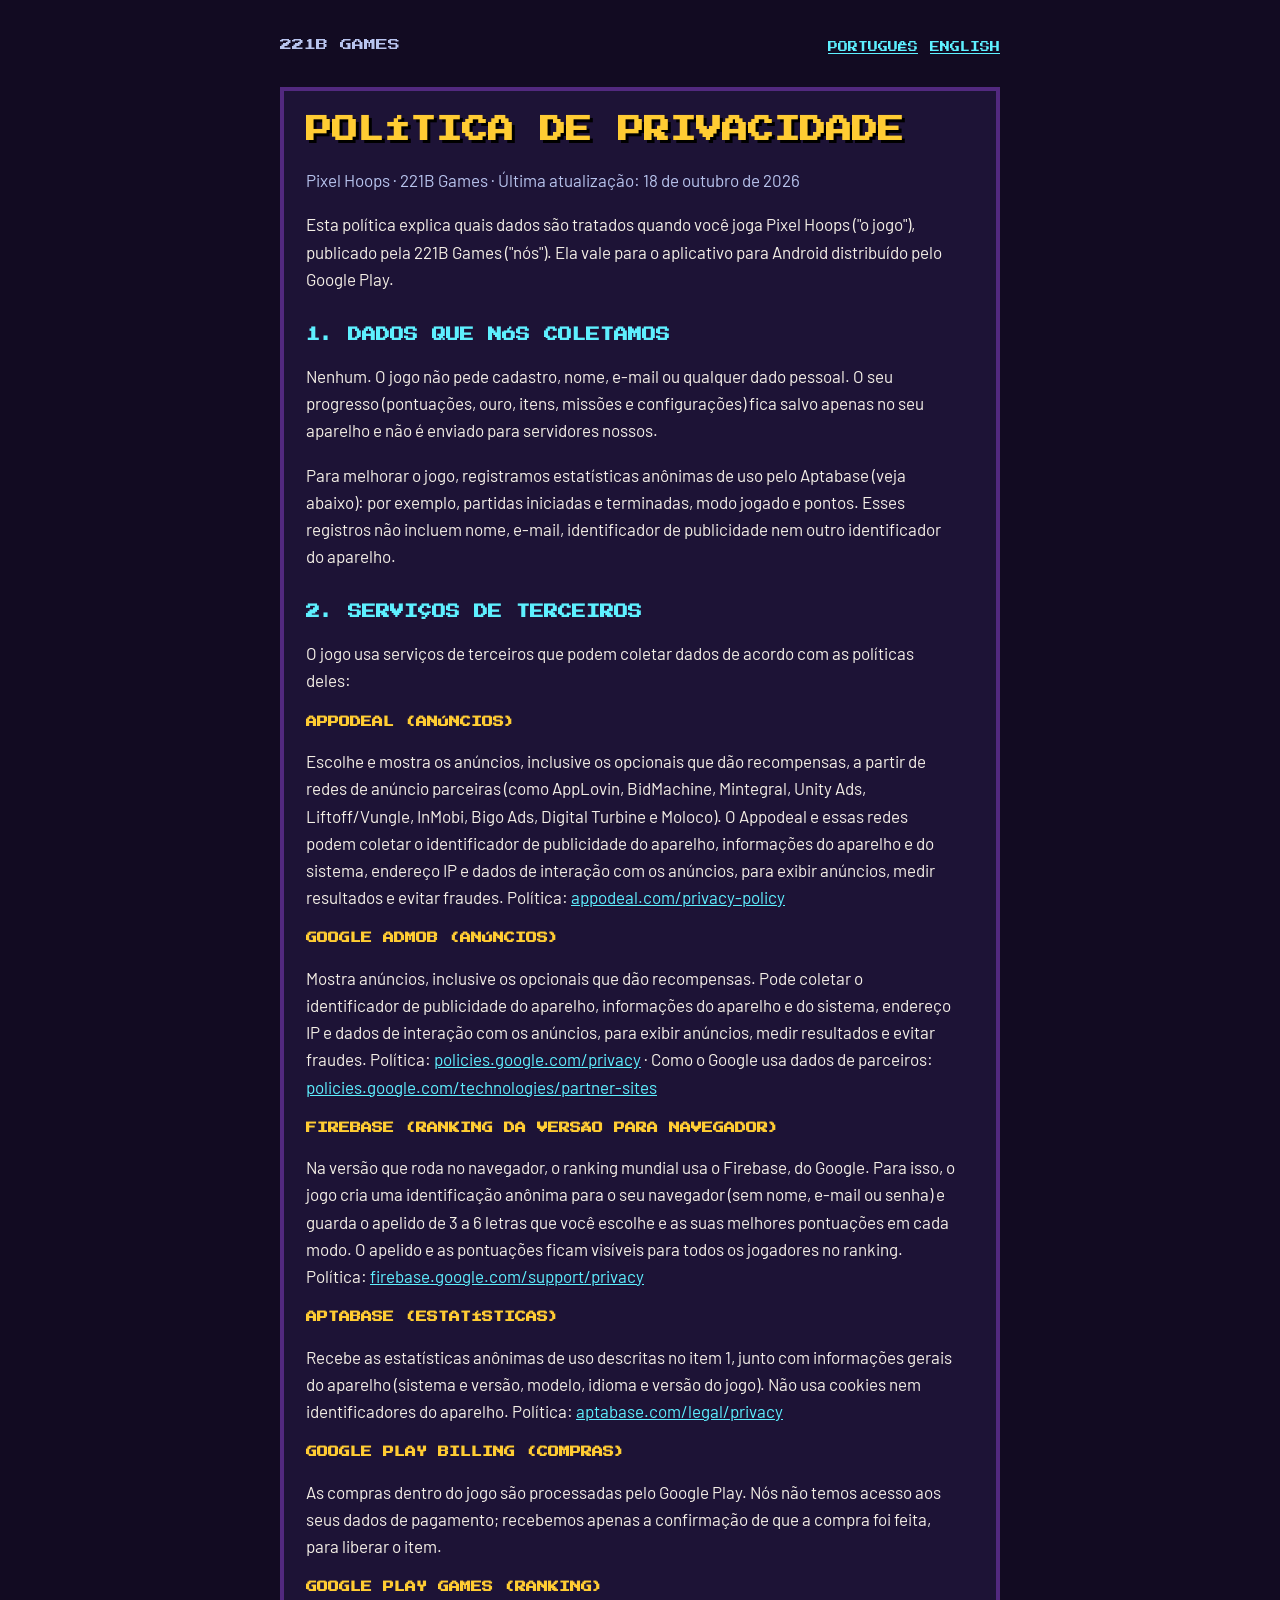
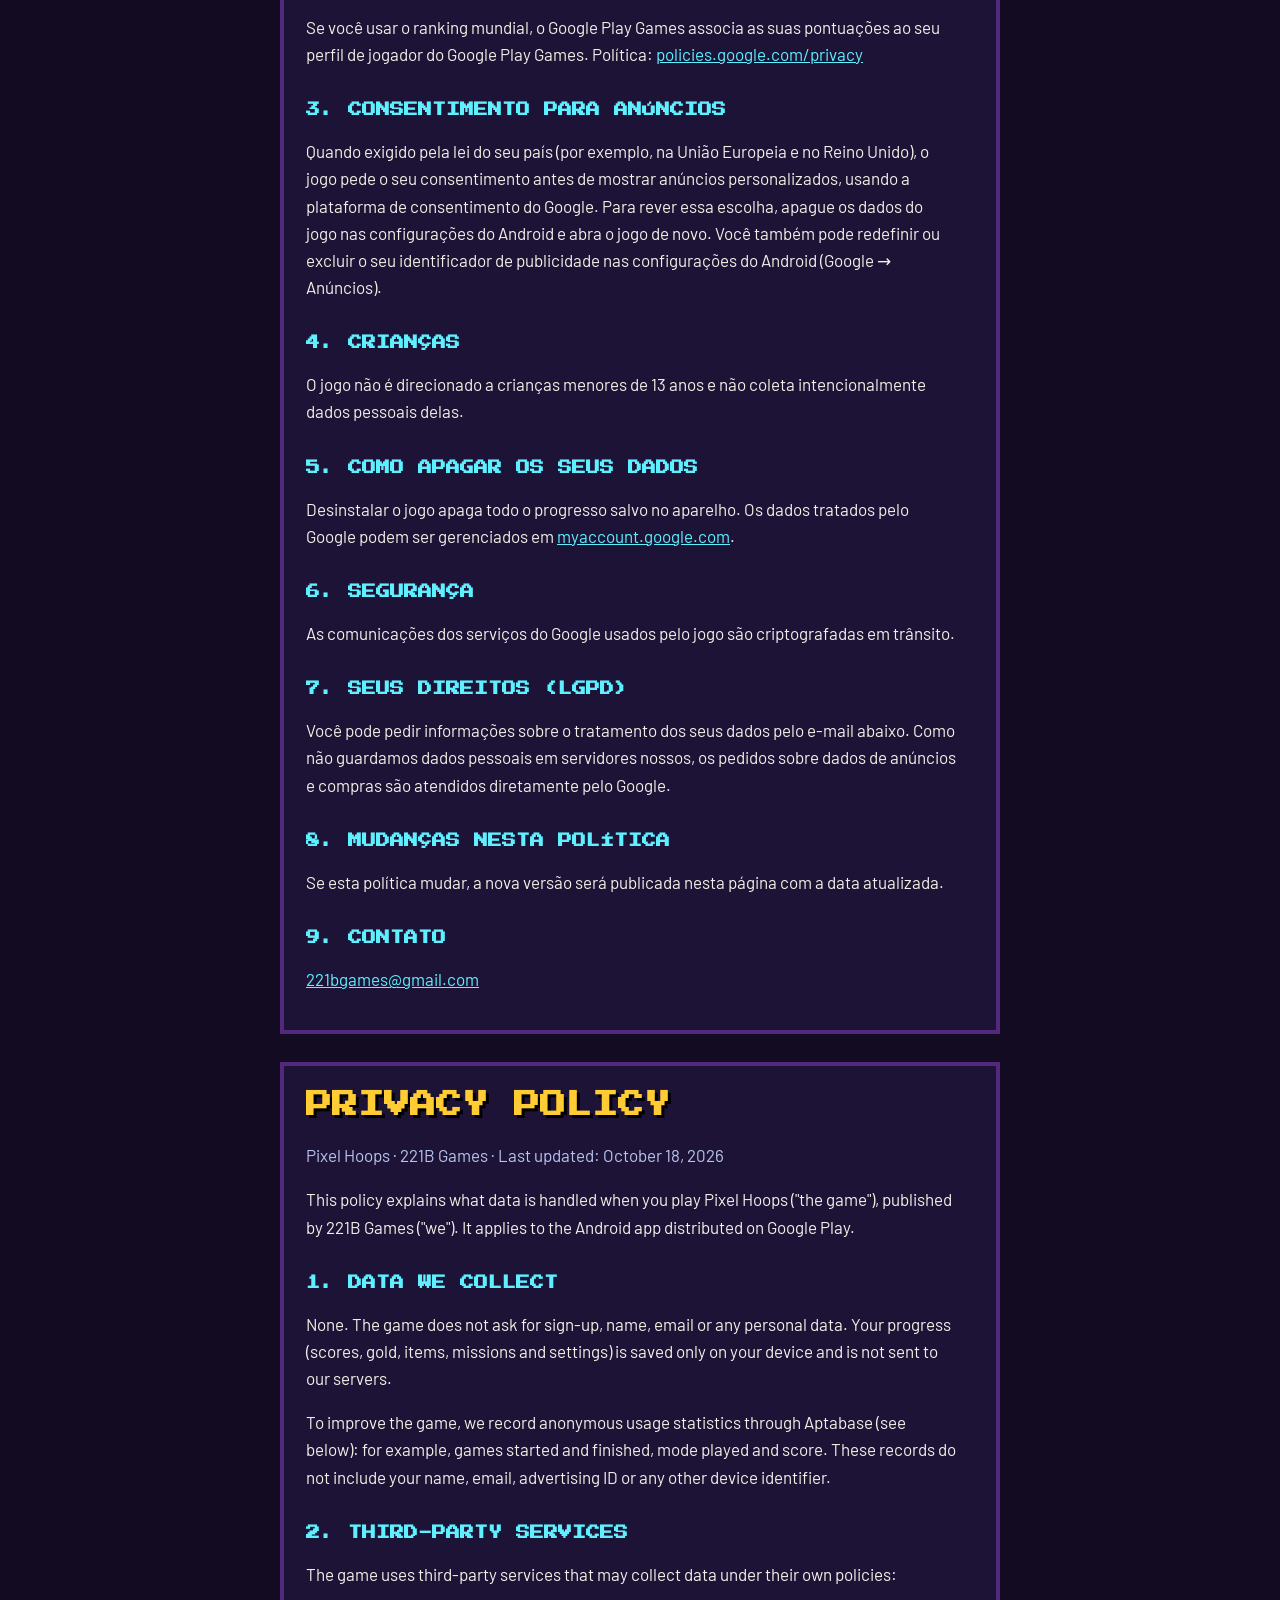
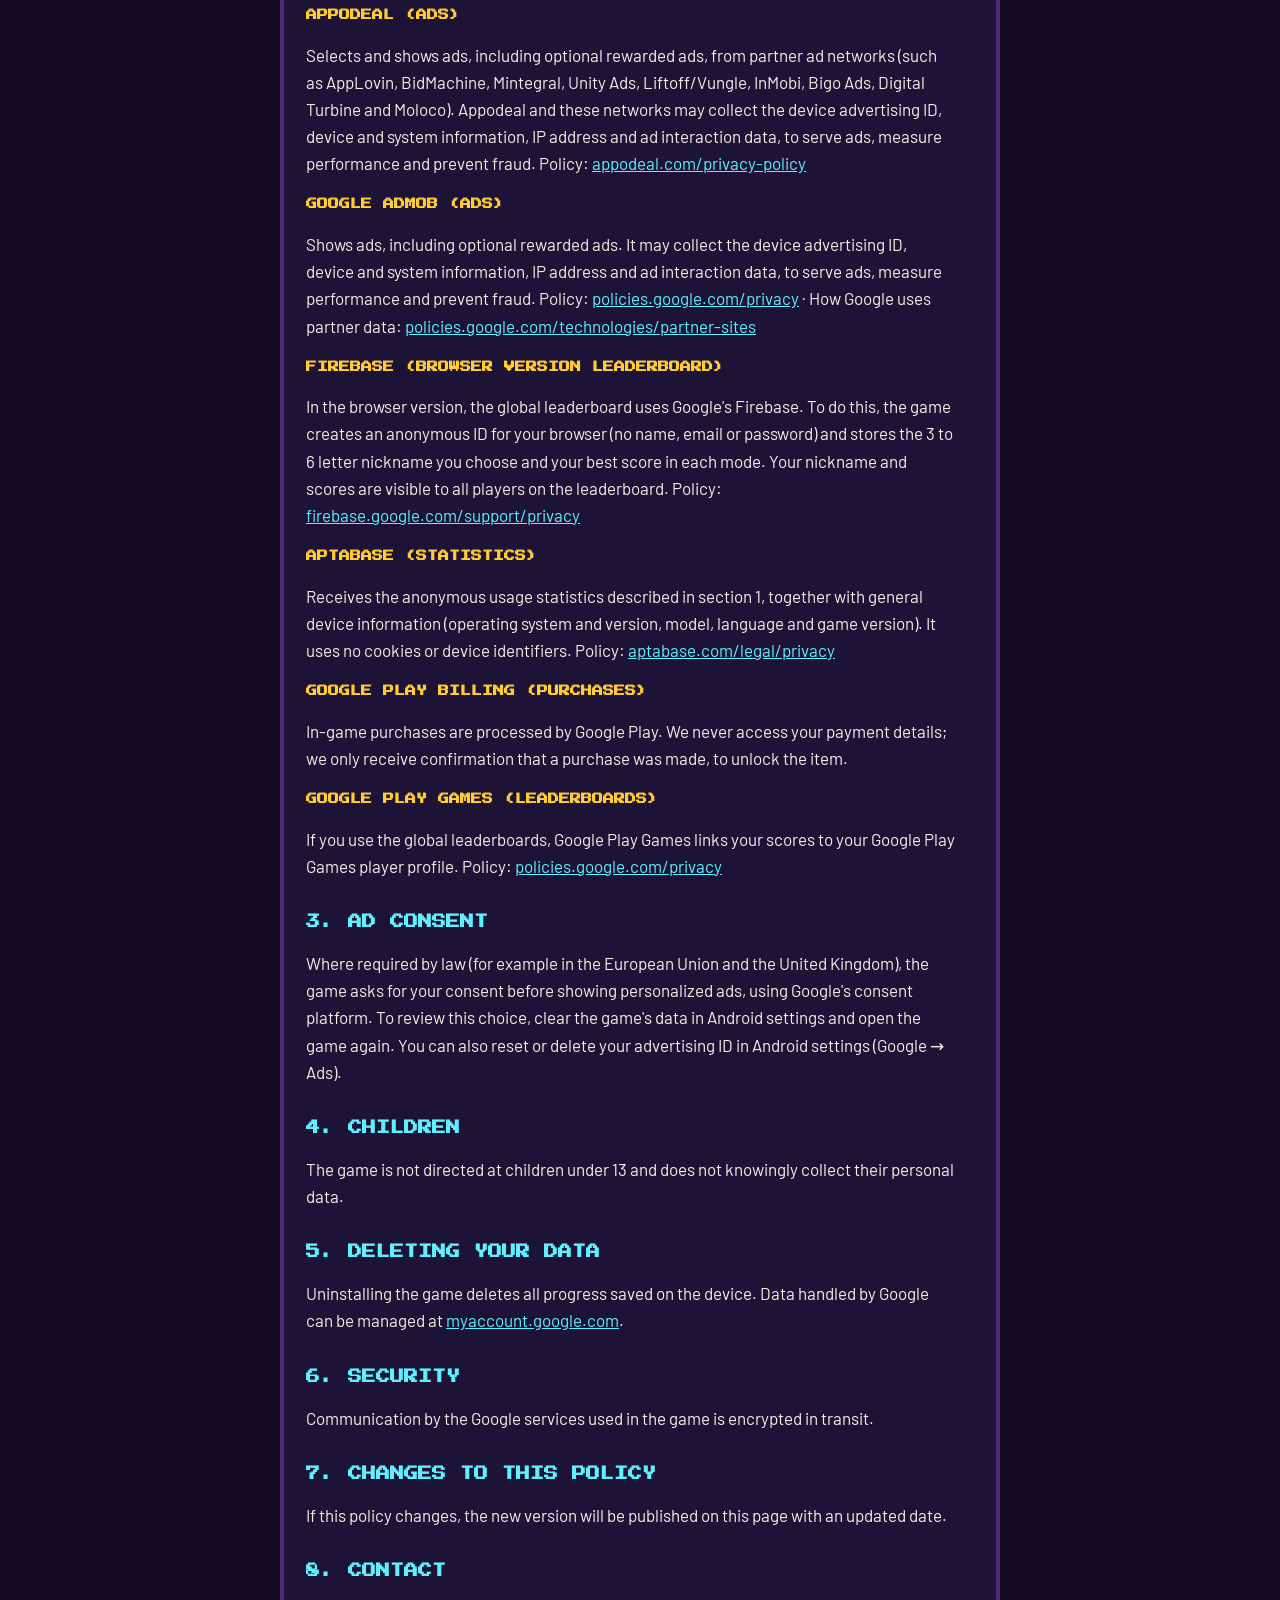
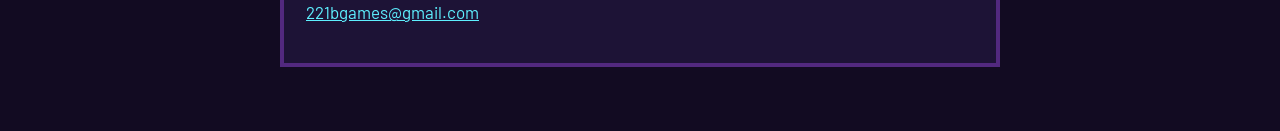
<file: pixel-hoops/privacidade/index.html>
<!doctype html>
<html lang="pt-BR">
<head>
<meta charset="utf-8">
<meta name="viewport" content="width=device-width, initial-scale=1">
<title>Pixel Hoops: Política de Privacidade</title>
<meta name="description" content="Política de privacidade do jogo Pixel Hoops, da 221B Games.">
<link rel="preconnect" href="https://fonts.googleapis.com">
<link rel="stylesheet" href="https://fonts.googleapis.com/css2?family=Press+Start+2P&family=Barlow:wght@400;600&display=swap">
<link rel="stylesheet" href="../../estilo.css">
</head>
<body>
<main>
  <div class="topo">
    <a class="marca" href="../../">221B GAMES</a>
    <span class="idiomas"><a href="#pt">PORTUGUÊS</a><a href="#en">ENGLISH</a></span>
  </div>

  <article class="painel" id="pt" lang="pt-BR">
    <h1>POLÍTICA DE PRIVACIDADE</h1>
    <p class="suave">Pixel Hoops · 221B Games · Última atualização: 18 de outubro de 2026</p>

    <p>Esta política explica quais dados são tratados quando você joga Pixel Hoops ("o jogo"), publicado pela 221B Games ("nós"). Ela vale para o aplicativo para Android distribuído pelo Google Play.</p>

    <h2>1. DADOS QUE NÓS COLETAMOS</h2>
    <p>Nenhum. O jogo não pede cadastro, nome, e-mail ou qualquer dado pessoal. O seu progresso (pontuações, ouro, itens, missões e configurações) fica salvo apenas no seu aparelho e não é enviado para servidores nossos.</p>
    <p>Para melhorar o jogo, registramos estatísticas anônimas de uso pelo Aptabase (veja abaixo): por exemplo, partidas iniciadas e terminadas, modo jogado e pontos. Esses registros não incluem nome, e-mail, identificador de publicidade nem outro identificador do aparelho.</p>

    <h2>2. SERVIÇOS DE TERCEIROS</h2>
    <p>O jogo usa serviços de terceiros que podem coletar dados de acordo com as políticas deles:</p>
    <h3>APPODEAL (ANÚNCIOS)</h3>
    <p>Escolhe e mostra os anúncios, inclusive os opcionais que dão recompensas, a partir de redes de anúncio parceiras (como AppLovin, BidMachine, Mintegral, Unity Ads, Liftoff/Vungle, InMobi, Bigo Ads, Digital Turbine e Moloco). O Appodeal e essas redes podem coletar o identificador de publicidade do aparelho, informações do aparelho e do sistema, endereço IP e dados de interação com os anúncios, para exibir anúncios, medir resultados e evitar fraudes. Política: <a href="https://appodeal.com/privacy-policy/">appodeal.com/privacy-policy</a></p>
    <h3>GOOGLE ADMOB (ANÚNCIOS)</h3>
    <p>Mostra anúncios, inclusive os opcionais que dão recompensas. Pode coletar o identificador de publicidade do aparelho, informações do aparelho e do sistema, endereço IP e dados de interação com os anúncios, para exibir anúncios, medir resultados e evitar fraudes. Política: <a href="https://policies.google.com/privacy">policies.google.com/privacy</a> · Como o Google usa dados de parceiros: <a href="https://policies.google.com/technologies/partner-sites">policies.google.com/technologies/partner-sites</a></p>
    <h3>FIREBASE (RANKING DA VERSÃO PARA NAVEGADOR)</h3>
    <p>Na versão que roda no navegador, o ranking mundial usa o Firebase, do Google. Para isso, o jogo cria uma identificação anônima para o seu navegador (sem nome, e-mail ou senha) e guarda o apelido de 3 a 6 letras que você escolhe e as suas melhores pontuações em cada modo. O apelido e as pontuações ficam visíveis para todos os jogadores no ranking. Política: <a href="https://firebase.google.com/support/privacy">firebase.google.com/support/privacy</a></p>
    <h3>APTABASE (ESTATÍSTICAS)</h3>
    <p>Recebe as estatísticas anônimas de uso descritas no item 1, junto com informações gerais do aparelho (sistema e versão, modelo, idioma e versão do jogo). Não usa cookies nem identificadores do aparelho. Política: <a href="https://aptabase.com/legal/privacy">aptabase.com/legal/privacy</a></p>
    <h3>GOOGLE PLAY BILLING (COMPRAS)</h3>
    <p>As compras dentro do jogo são processadas pelo Google Play. Nós não temos acesso aos seus dados de pagamento; recebemos apenas a confirmação de que a compra foi feita, para liberar o item.</p>
    <h3>GOOGLE PLAY GAMES (RANKING)</h3>
    <p>Se você usar o ranking mundial, o Google Play Games associa as suas pontuações ao seu perfil de jogador do Google Play Games. Política: <a href="https://policies.google.com/privacy">policies.google.com/privacy</a></p>

    <h2>3. CONSENTIMENTO PARA ANÚNCIOS</h2>
    <p>Quando exigido pela lei do seu país (por exemplo, na União Europeia e no Reino Unido), o jogo pede o seu consentimento antes de mostrar anúncios personalizados, usando a plataforma de consentimento do Google. Para rever essa escolha, apague os dados do jogo nas configurações do Android e abra o jogo de novo. Você também pode redefinir ou excluir o seu identificador de publicidade nas configurações do Android (Google → Anúncios).</p>

    <h2>4. CRIANÇAS</h2>
    <p>O jogo não é direcionado a crianças menores de 13 anos e não coleta intencionalmente dados pessoais delas.</p>

    <h2>5. COMO APAGAR OS SEUS DADOS</h2>
    <p>Desinstalar o jogo apaga todo o progresso salvo no aparelho. Os dados tratados pelo Google podem ser gerenciados em <a href="https://myaccount.google.com/">myaccount.google.com</a>.</p>

    <h2>6. SEGURANÇA</h2>
    <p>As comunicações dos serviços do Google usados pelo jogo são criptografadas em trânsito.</p>

    <h2>7. SEUS DIREITOS (LGPD)</h2>
    <p>Você pode pedir informações sobre o tratamento dos seus dados pelo e-mail abaixo. Como não guardamos dados pessoais em servidores nossos, os pedidos sobre dados de anúncios e compras são atendidos diretamente pelo Google.</p>

    <h2>8. MUDANÇAS NESTA POLÍTICA</h2>
    <p>Se esta política mudar, a nova versão será publicada nesta página com a data atualizada.</p>

    <h2>9. CONTATO</h2>
    <p><a href="mailto:221bgames@gmail.com">221bgames@gmail.com</a></p>
  </article>

  <article class="painel" id="en" lang="en">
    <h1>PRIVACY POLICY</h1>
    <p class="suave">Pixel Hoops · 221B Games · Last updated: October 18, 2026</p>

    <p>This policy explains what data is handled when you play Pixel Hoops ("the game"), published by 221B Games ("we"). It applies to the Android app distributed on Google Play.</p>

    <h2>1. DATA WE COLLECT</h2>
    <p>None. The game does not ask for sign-up, name, email or any personal data. Your progress (scores, gold, items, missions and settings) is saved only on your device and is not sent to our servers.</p>
    <p>To improve the game, we record anonymous usage statistics through Aptabase (see below): for example, games started and finished, mode played and score. These records do not include your name, email, advertising ID or any other device identifier.</p>

    <h2>2. THIRD-PARTY SERVICES</h2>
    <p>The game uses third-party services that may collect data under their own policies:</p>
    <h3>APPODEAL (ADS)</h3>
    <p>Selects and shows ads, including optional rewarded ads, from partner ad networks (such as AppLovin, BidMachine, Mintegral, Unity Ads, Liftoff/Vungle, InMobi, Bigo Ads, Digital Turbine and Moloco). Appodeal and these networks may collect the device advertising ID, device and system information, IP address and ad interaction data, to serve ads, measure performance and prevent fraud. Policy: <a href="https://appodeal.com/privacy-policy/">appodeal.com/privacy-policy</a></p>
    <h3>GOOGLE ADMOB (ADS)</h3>
    <p>Shows ads, including optional rewarded ads. It may collect the device advertising ID, device and system information, IP address and ad interaction data, to serve ads, measure performance and prevent fraud. Policy: <a href="https://policies.google.com/privacy">policies.google.com/privacy</a> · How Google uses partner data: <a href="https://policies.google.com/technologies/partner-sites">policies.google.com/technologies/partner-sites</a></p>
    <h3>FIREBASE (BROWSER VERSION LEADERBOARD)</h3>
    <p>In the browser version, the global leaderboard uses Google's Firebase. To do this, the game creates an anonymous ID for your browser (no name, email or password) and stores the 3 to 6 letter nickname you choose and your best score in each mode. Your nickname and scores are visible to all players on the leaderboard. Policy: <a href="https://firebase.google.com/support/privacy">firebase.google.com/support/privacy</a></p>
    <h3>APTABASE (STATISTICS)</h3>
    <p>Receives the anonymous usage statistics described in section 1, together with general device information (operating system and version, model, language and game version). It uses no cookies or device identifiers. Policy: <a href="https://aptabase.com/legal/privacy">aptabase.com/legal/privacy</a></p>
    <h3>GOOGLE PLAY BILLING (PURCHASES)</h3>
    <p>In-game purchases are processed by Google Play. We never access your payment details; we only receive confirmation that a purchase was made, to unlock the item.</p>
    <h3>GOOGLE PLAY GAMES (LEADERBOARDS)</h3>
    <p>If you use the global leaderboards, Google Play Games links your scores to your Google Play Games player profile. Policy: <a href="https://policies.google.com/privacy">policies.google.com/privacy</a></p>

    <h2>3. AD CONSENT</h2>
    <p>Where required by law (for example in the European Union and the United Kingdom), the game asks for your consent before showing personalized ads, using Google's consent platform. To review this choice, clear the game's data in Android settings and open the game again. You can also reset or delete your advertising ID in Android settings (Google → Ads).</p>

    <h2>4. CHILDREN</h2>
    <p>The game is not directed at children under 13 and does not knowingly collect their personal data.</p>

    <h2>5. DELETING YOUR DATA</h2>
    <p>Uninstalling the game deletes all progress saved on the device. Data handled by Google can be managed at <a href="https://myaccount.google.com/">myaccount.google.com</a>.</p>

    <h2>6. SECURITY</h2>
    <p>Communication by the Google services used in the game is encrypted in transit.</p>

    <h2>7. CHANGES TO THIS POLICY</h2>
    <p>If this policy changes, the new version will be published on this page with an updated date.</p>

    <h2>8. CONTACT</h2>
    <p><a href="mailto:221bgames@gmail.com">221bgames@gmail.com</a></p>
  </article>
</main>
</body>
</html>
</file>
<file: estilo.css>
/* 221B Games: visual de fliperama escuro, igual ao Pixel Hoops. */
:root {
  --fundo: #120b22;
  --painel: #1d1336;
  --moldura: #52297f;
  --neon: #5ef0ff;
  --ouro: #ffcc33;
  --texto: #f4efe6;
  --suave: #b8c4ee;
  --display: "Press Start 2P", "Courier New", monospace;
  --corpo: "Barlow", system-ui, -apple-system, "Segoe UI", sans-serif;
  color-scheme: dark;
}
* { box-sizing: border-box; }
body {
  margin: 0; background: var(--fundo); color: var(--texto);
  font-family: var(--corpo); font-size: 17px; line-height: 1.6;
  padding-inline: 16px; padding-block: 32px 64px;
}
main { max-width: 720px; margin-inline: auto; display: grid; gap: 28px; }
h1, h2, h3 { font-family: var(--display); line-height: 1.5; text-wrap: balance; }
h1 { font-size: clamp(18px, 5vw, 26px); color: var(--ouro); margin: 0; text-shadow: 3px 3px 0 #000; }
h2 { font-size: 14px; color: var(--neon); margin: 32px 0 8px; }
h3 { font-size: 11px; color: var(--ouro); margin: 20px 0 4px; }
p, li { max-width: 65ch; }
a { color: var(--neon); }
a:focus-visible { outline: 2px solid var(--ouro); outline-offset: 2px; }
.painel { background: var(--painel); border: 4px solid var(--moldura); padding: 20px 22px; }
.suave { color: var(--suave); }
.topo { display: flex; justify-content: space-between; align-items: center; gap: 12px; flex-wrap: wrap; }
.marca { font-family: var(--display); font-size: 12px; color: var(--suave); text-decoration: none; }
.idiomas a { font-family: var(--display); font-size: 10px; margin-left: 12px; }
.jogo { display: grid; grid-template-columns: 180px 1fr; gap: 20px; align-items: start; }
.jogo img { width: 100%; image-rendering: pixelated; border: 4px solid var(--moldura); }
.jogo img.liso { image-rendering: auto; }
@media (max-width: 520px) { .jogo { grid-template-columns: 1fr; } .jogo img { max-width: 240px; } }
footer { color: var(--suave); font-size: 14px; }
</file>
